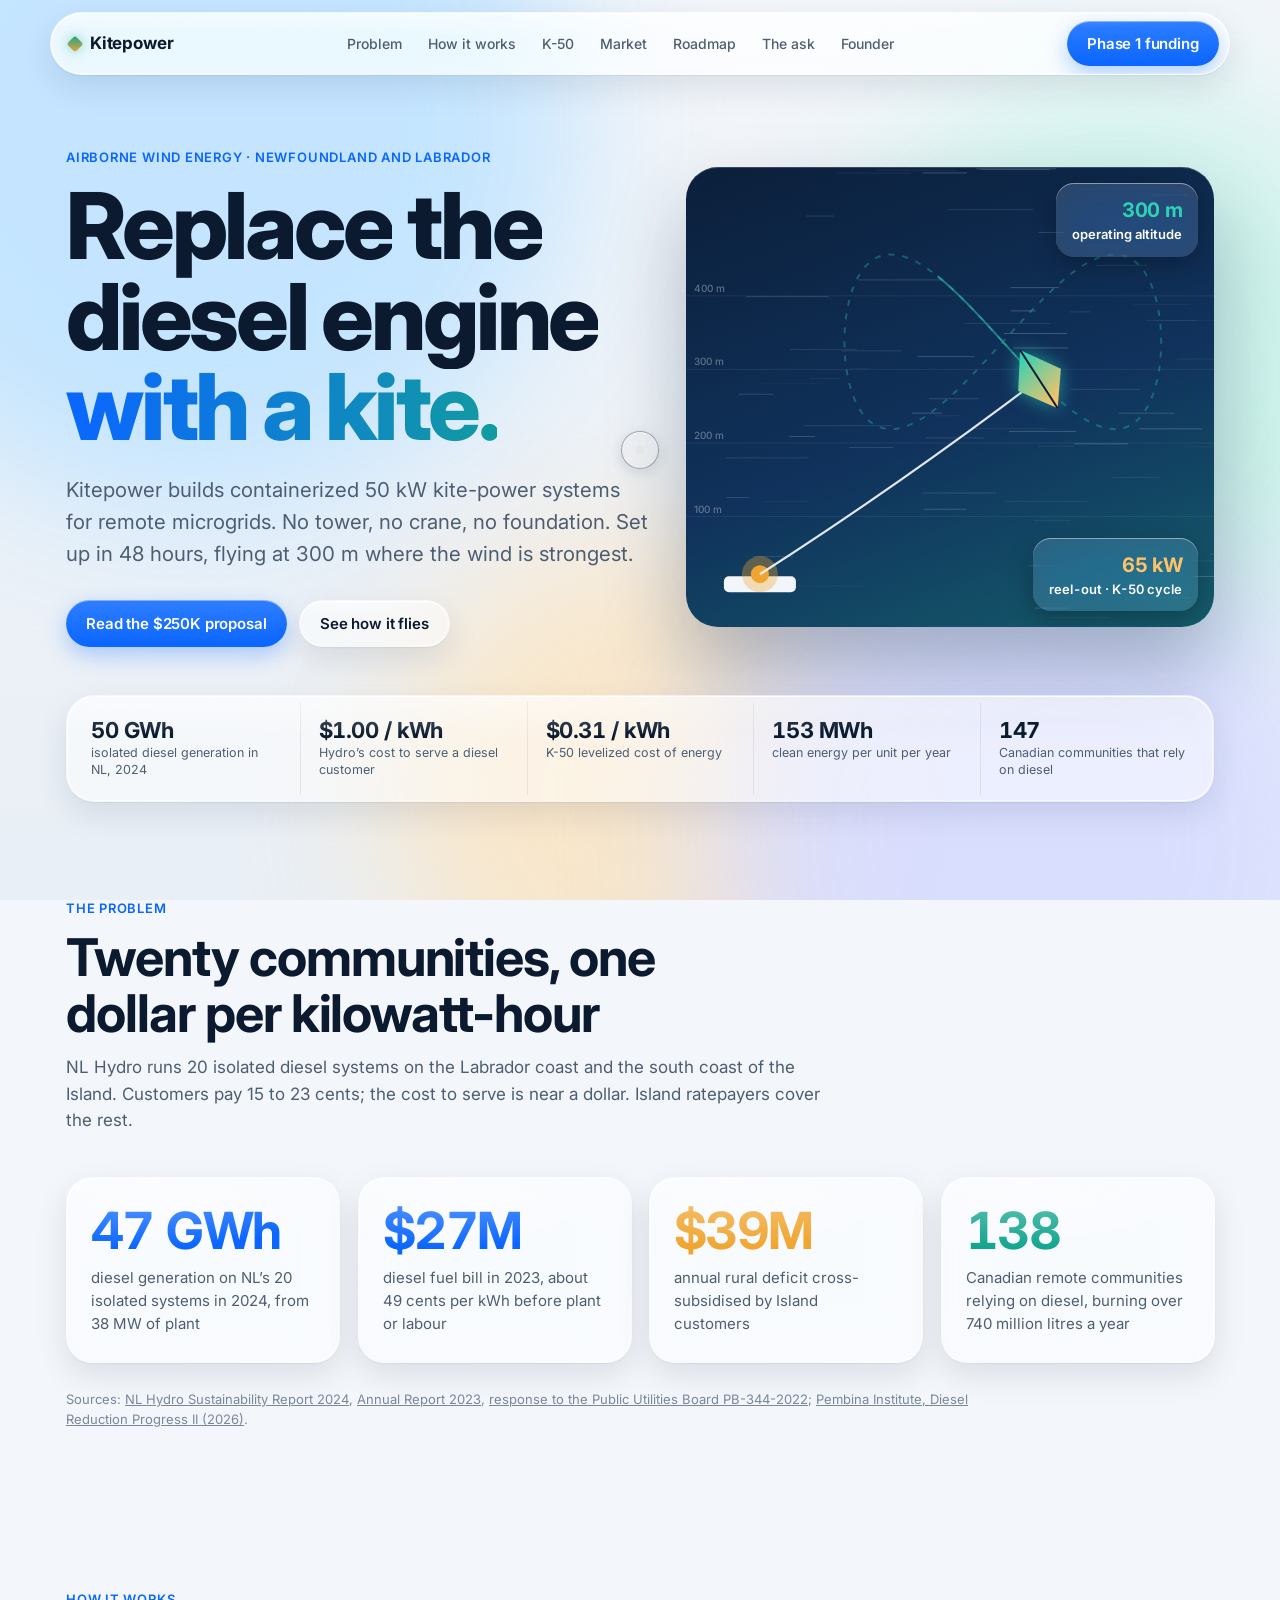
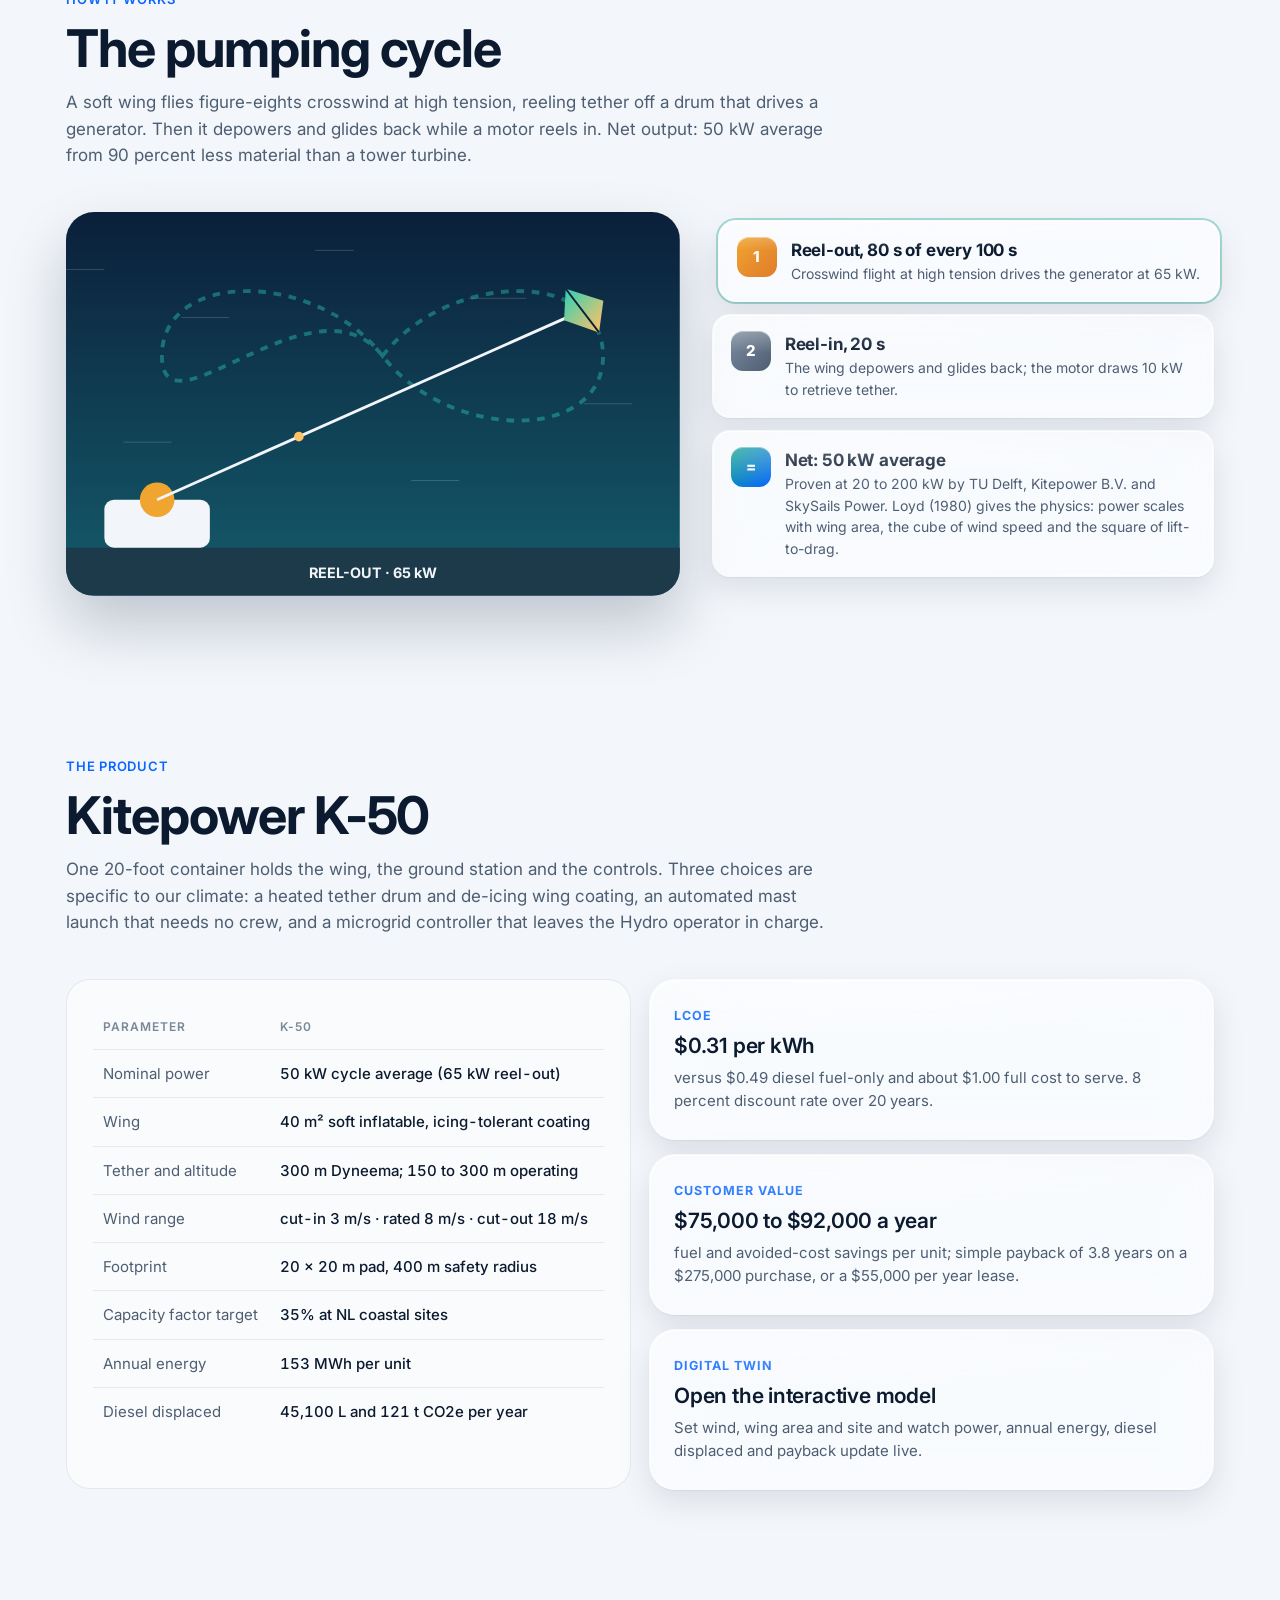
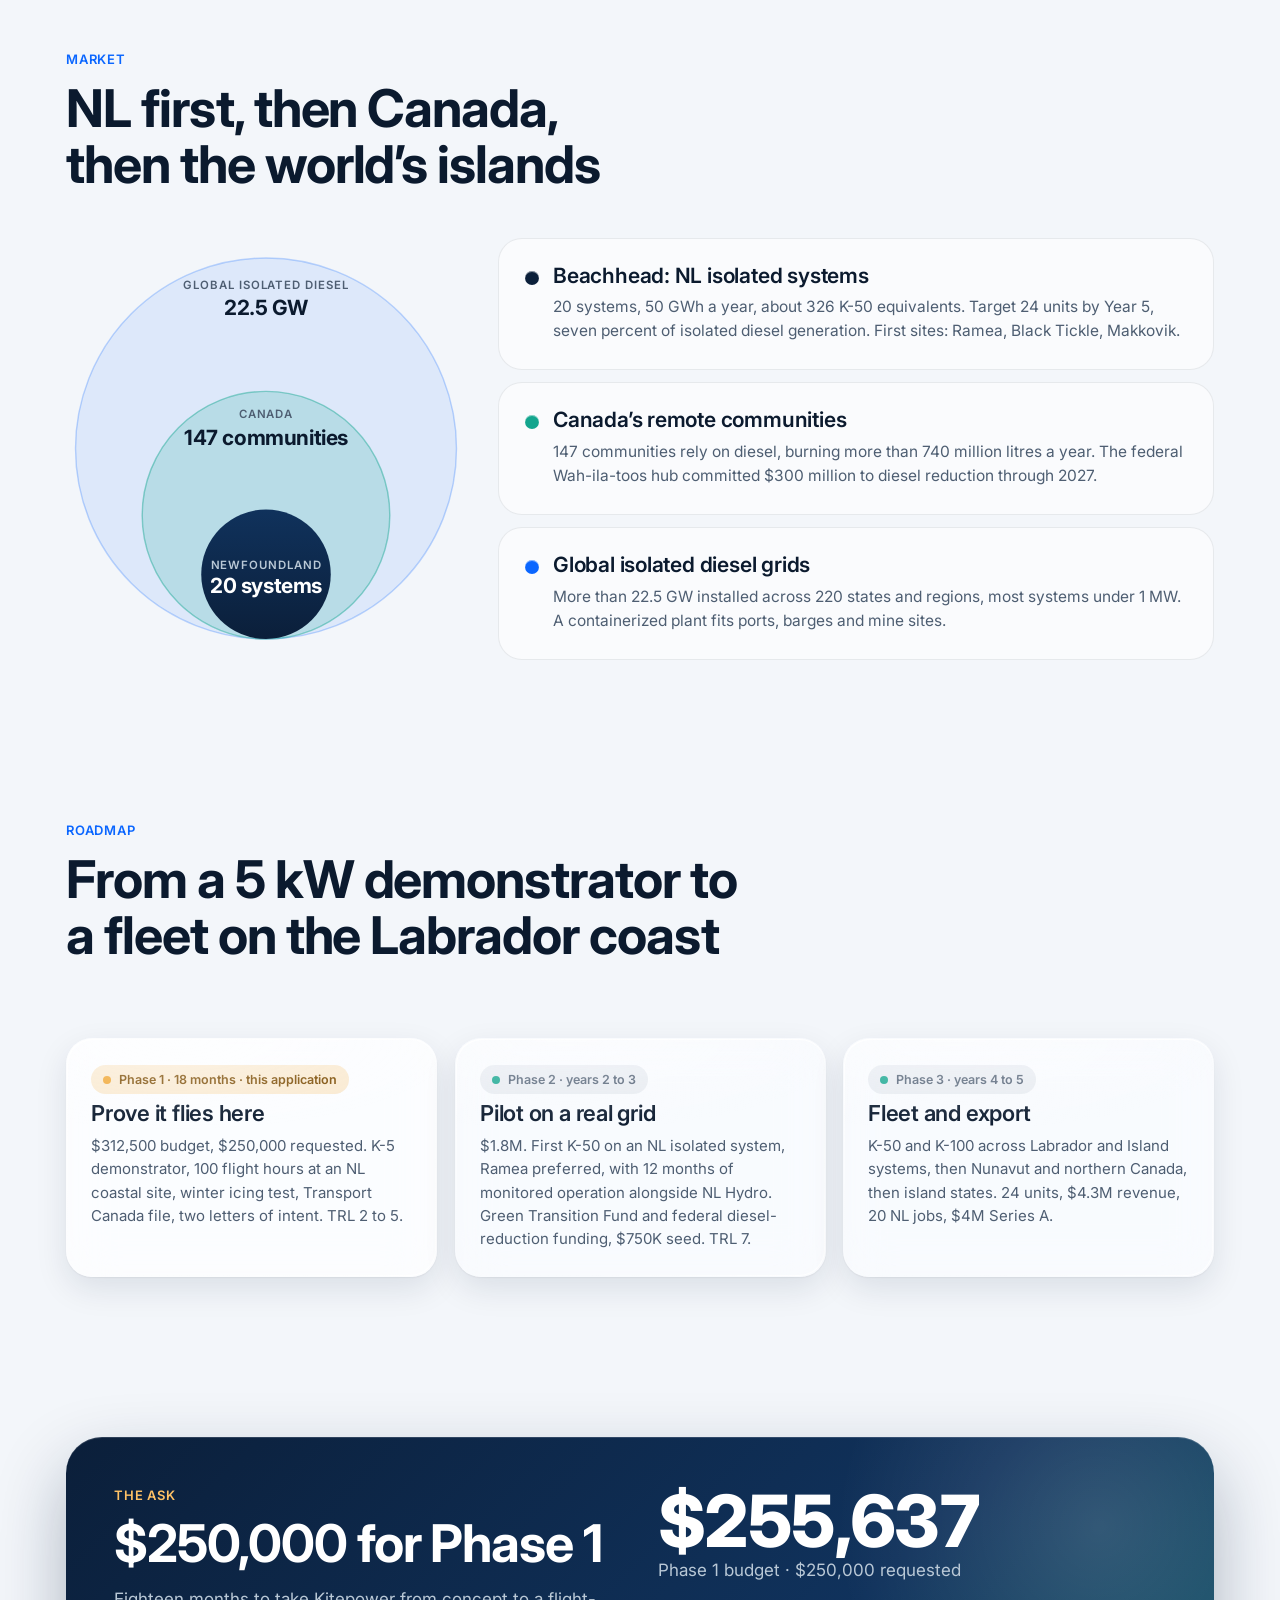
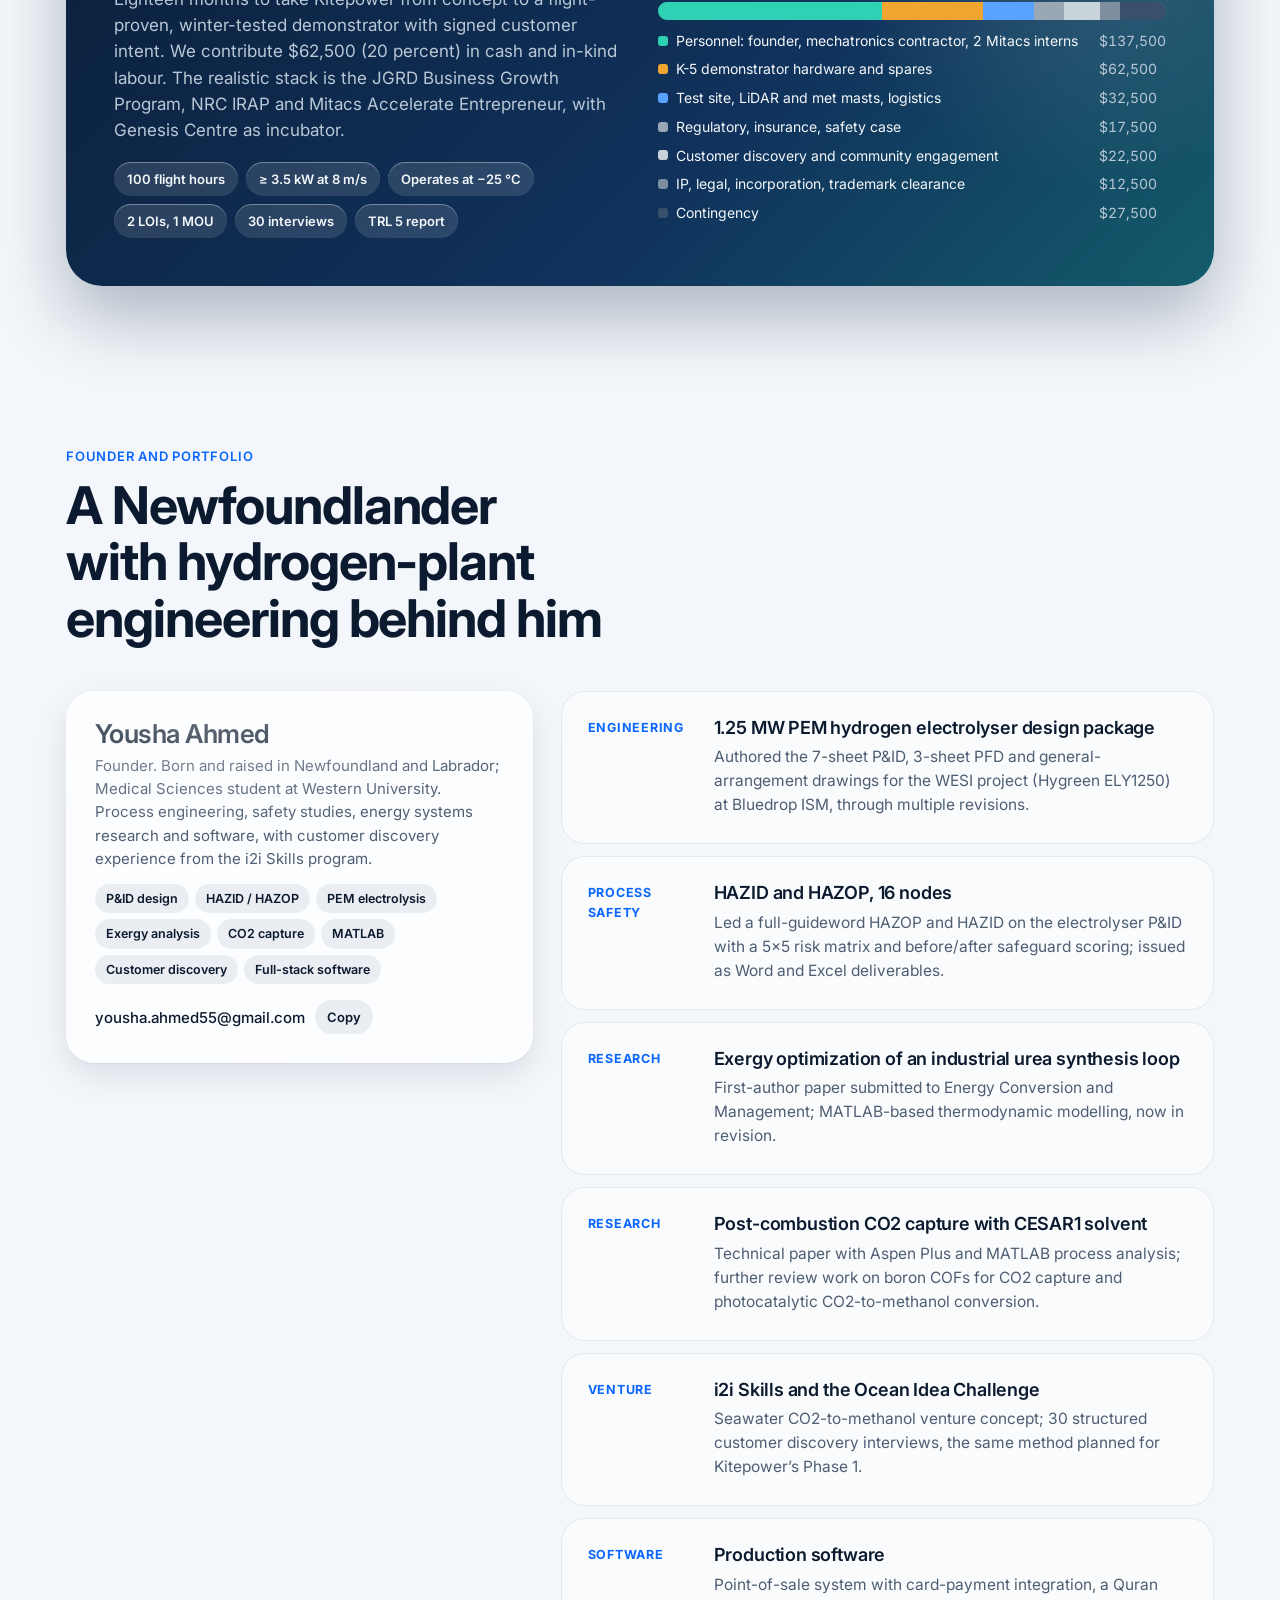
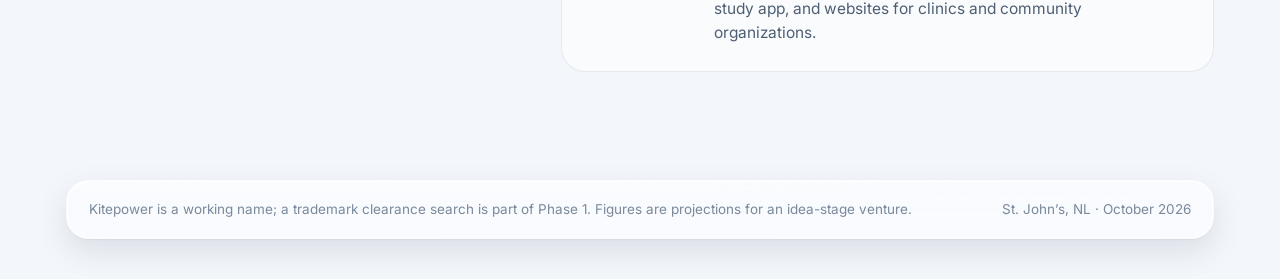
<file: index.html>
<!doctype html><html><head><meta charset=utf8><meta name=viewport content="width=device-width,initial-scale=1,viewport-fit=cover"><style>:root{color-scheme:light;box-sizing:border-box;padding-top:env(safe-area-inset-top,0px);padding-bottom:env(safe-area-inset-bottom,0px)}html{scroll-padding-top:env(safe-area-inset-top,0px)}body{margin:0;padding:0;font:14px -apple-system,BlinkMacSystemFont,sans-serif;background:#fff;color:#000}img{max-width:100%}[hidden]:not([hidden=until-found i]){display:none!important}</style></head><body>
<title>Kitepower</title>
<meta name="claude:viewport-fit-sides" content="cover">
<link rel="stylesheet" href="https://fonts.googleapis.com/css2?family=Inter:wght@400;500;600;700;800&display=swap">
<style>
/* Layout: a solid, softly lit content layer (ocean-light gradient field + drifting light orbs + the kite scene) with a separate floating glass layer
   for navigation, controls and KPI tiles, following Apple's Liquid Glass guidance: glass for controls and navigation, never for body copy.
   Motion: one orchestrated page-load sequence in the hero, pointer-tracked specular highlights on glass, scroll-linked reveals, drawn connectors. */
:root{
  --bg:#F3F6FA; --bg2:#E9EFF6; --ink:#0B1A2E; --ink2:#4E5E72; --ink3:#7A889A; --line:rgba(11,26,46,.08);
  --blue:#0A66FF; --teal:#13A58E; --amber:#F0A530; --navy:#0B1F3A;
  --glass:rgba(255,255,255,.50); --glass-strong:rgba(255,255,255,.72); --glass-edge:rgba(255,255,255,.9); --glass-shadow:0 12px 32px rgba(11,31,58,.10), 0 1px 2px rgba(11,31,58,.06);
  --spec:rgba(255,255,255,.55);
  --orb1:#BFE3FF; --orb2:#C9F3EA; --orb3:#FFE3B8; --orb4:#D7DCFF;
  --onnavy:#F4F7FA; --onnavy2:#B9C8D6;
  --font:'Inter', -apple-system, 'SF Pro Text', 'Segoe UI', Helvetica, Arial, sans-serif;
  --ease:cubic-bezier(.2,.8,.2,1);
}
@media (prefers-color-scheme: dark){:root:not([data-theme="light"]){--bg:#070D17;--bg2:#0B1424;--ink:#F2F5F9;--ink2:#AEBBCB;--ink3:#7E8CA0;--line:rgba(255,255,255,.08);--blue:#5AA2FF;--teal:#2FD1B5;--amber:#FFC266;--glass:rgba(22,34,52,.46);--glass-strong:rgba(22,34,52,.70);--glass-edge:rgba(255,255,255,.22);--glass-shadow:0 14px 40px rgba(0,0,0,.45), 0 1px 2px rgba(0,0,0,.4);--spec:rgba(255,255,255,.14);--orb1:#163B6E;--orb2:#0E4A44;--orb3:#4A3A14;--orb4:#2A2D6E;color-scheme:dark}}
:root[data-theme="dark"]{--bg:#070D17;--bg2:#0B1424;--ink:#F2F5F9;--ink2:#AEBBCB;--ink3:#7E8CA0;--line:rgba(255,255,255,.08);--blue:#5AA2FF;--teal:#2FD1B5;--amber:#FFC266;--glass:rgba(22,34,52,.46);--glass-strong:rgba(22,34,52,.70);--glass-edge:rgba(255,255,255,.22);--glass-shadow:0 14px 40px rgba(0,0,0,.45), 0 1px 2px rgba(0,0,0,.4);--spec:rgba(255,255,255,.14);--orb1:#163B6E;--orb2:#0E4A44;--orb3:#4A3A14;--orb4:#2A2D6E;color-scheme:dark}
*{box-sizing:border-box}
html{scroll-behavior:smooth}
body{background:var(--bg);color:var(--ink);font-family:var(--font);font-size:17px;line-height:1.55;overflow-x:hidden;-webkit-font-smoothing:antialiased;position:relative}
/* content-layer light field */
.field{position:fixed;inset:0;z-index:0;overflow:hidden;pointer-events:none;background:linear-gradient(180deg,var(--bg) 0%,var(--bg2) 100%)}
.field i{position:absolute;border-radius:50%;filter:blur(70px);opacity:.9;will-change:transform}
.field .o1{width:60vw;height:60vw;left:-15vw;top:-20vw;background:var(--orb1);animation:drift1 26s ease-in-out infinite alternate}
.field .o2{width:45vw;height:45vw;right:-10vw;top:10vh;background:var(--orb2);animation:drift2 32s ease-in-out infinite alternate}
.field .o3{width:40vw;height:40vw;left:30vw;top:60vh;background:var(--orb3);opacity:.7;animation:drift3 38s ease-in-out infinite alternate}
.field .o4{width:50vw;height:50vw;right:-5vw;bottom:-20vw;background:var(--orb4);animation:drift1 30s ease-in-out infinite alternate-reverse}
@keyframes drift1{to{transform:translate(8vw,6vh) scale(1.08)}}
@keyframes drift2{to{transform:translate(-10vw,10vh) scale(.95)}}
@keyframes drift3{to{transform:translate(-6vw,-8vh) scale(1.1)}}
.page{position:relative;z-index:1}
.in{max-width:1180px;margin:0 auto;padding-left:max(16px,env(safe-area-inset-left,0px));padding-right:max(16px,env(safe-area-inset-right,0px))}
h1,h2,h3{line-height:1.08;text-wrap:balance;margin:0;letter-spacing:-0.02em}
h2{font-size:clamp(32px,4.2vw,52px);font-weight:700}
h3{font-size:21px;font-weight:600;letter-spacing:-0.01em}
p{margin:0}
.eyebrow{font-size:13px;letter-spacing:.06em;text-transform:uppercase;font-weight:600;color:var(--blue)}
a{color:var(--blue)}
.muted{color:var(--ink2)}
/* glass material */
.glass{background:var(--glass);-webkit-backdrop-filter:blur(24px) saturate(180%);backdrop-filter:blur(24px) saturate(180%);border:1px solid transparent;position:relative;box-shadow:var(--glass-shadow),inset 0 1px 0 var(--glass-edge),inset 0 -1px 0 rgba(255,255,255,.08);--mx:30%;--my:0%}
.glass::before{content:"";position:absolute;inset:0;border-radius:inherit;padding:1px;background:linear-gradient(135deg,var(--glass-edge) 0%,rgba(255,255,255,.08) 35%,rgba(255,255,255,0) 60%,var(--glass-edge) 100%);-webkit-mask:linear-gradient(#000 0 0) content-box,linear-gradient(#000 0 0);mask:linear-gradient(#000 0 0) content-box,linear-gradient(#000 0 0);-webkit-mask-composite:xor;mask-composite:exclude;pointer-events:none}
.glass::after{content:"";position:absolute;inset:0;border-radius:inherit;background:radial-gradient(140% 70% at var(--mx) var(--my),var(--spec),rgba(255,255,255,0) 55%);pointer-events:none;transition:opacity .4s;opacity:.8}
.glass.strong{background:var(--glass-strong)}
@media (prefers-reduced-transparency:reduce){.glass{background:var(--glass-strong);-webkit-backdrop-filter:none;backdrop-filter:none}}
/* floating nav */
.navwrap{position:sticky;top:calc(env(safe-area-inset-top,0px) + 12px);z-index:20;padding-left:max(16px,env(safe-area-inset-left,0px));padding-right:max(16px,env(safe-area-inset-right,0px))}
body::before{content:"";position:fixed;inset:0 0 auto;height:env(safe-area-inset-top,0px);z-index:10;background:var(--bg)}
nav{max-width:1180px;margin:0 auto;border-radius:999px;display:flex;align-items:center;justify-content:space-between;gap:12px;padding:8px 10px 8px 18px;transition:max-width .6s var(--ease),padding .4s var(--ease);overflow:hidden}
nav.compact{max-width:980px;padding:6px 8px 6px 16px}
nav .prog{position:absolute;left:0;bottom:0;height:2px;width:0;background:linear-gradient(90deg,var(--blue),var(--teal));transition:width .1s linear}
.logo{font-weight:700;font-size:17px;letter-spacing:-0.01em;display:flex;align-items:center;gap:9px;color:var(--ink);text-decoration:none}
.logo i{width:12px;height:12px;background:linear-gradient(135deg,var(--teal),var(--amber));transform:rotate(45deg);border-radius:3px;box-shadow:0 0 12px rgba(19,165,142,.5)}
nav ul{list-style:none;margin:0;padding:0;display:flex;gap:2px;font-size:14px;font-weight:500}
nav ul a{color:var(--ink2);text-decoration:none;padding:7px 12px;border-radius:999px;transition:background .25s,color .25s}
nav ul a:hover,nav ul a:focus-visible,nav ul a.on{background:rgba(127,143,160,.16);color:var(--ink)}
@media (max-width:900px){nav ul{display:none}}
.btn{display:inline-flex;align-items:center;gap:8px;padding:11px 20px;border-radius:999px;font-weight:600;text-decoration:none;font-size:15px;transition:transform .3s var(--ease),box-shadow .3s;letter-spacing:-0.01em;will-change:transform}
.btn:hover{transform:translateY(-1px) scale(1.02)}
.btn:active{transform:scale(.97)}
.btn.primary{background:linear-gradient(180deg,#2E7DFF,var(--blue));color:#fff;box-shadow:0 8px 22px rgba(10,102,255,.3),inset 0 1px 0 rgba(255,255,255,.4)}
.btn.glassy{color:var(--ink)}
.btn:focus-visible,a:focus-visible,button:focus-visible{outline:2px solid var(--blue);outline-offset:3px}
/* hero */
.hero .hg{display:grid;grid-template-columns:1.05fr .95fr;gap:36px;align-items:center;padding-block:84px 40px;min-height:600px;position:relative}
.hero h1{font-size:clamp(46px,7.2vw,100px);font-weight:800;letter-spacing:-0.035em;line-height:.98;margin-top:14px}
.hero h1 .w{display:inline-block;overflow:hidden;vertical-align:bottom;padding-bottom:.08em;margin-bottom:-.08em}
.hero h1 .w span{display:inline-block;transform:translateY(110%);animation:rise .9s var(--ease) forwards}
.hero h1 .grad{background:linear-gradient(90deg,var(--blue),var(--teal) 60%,var(--amber));background-size:200% 100%;-webkit-background-clip:text;background-clip:text;color:transparent;animation:rise .9s var(--ease) forwards, shimmer 6s linear 1.2s infinite}
@keyframes rise{to{transform:translateY(0)}}
@keyframes shimmer{to{background-position:200% 0}}
.hero .lede{font-size:clamp(17px,1.6vw,21px);color:var(--ink2);max-width:33em;margin-top:22px}
.hero .cta{display:flex;gap:12px;flex-wrap:wrap;margin-top:30px}
.load{opacity:0;transform:translateY(16px);animation:fadeup .9s var(--ease) forwards}
@keyframes fadeup{to{opacity:1;transform:none}}
.d1{animation-delay:.1s}.d2{animation-delay:.25s}.d3{animation-delay:.4s}.d4{animation-delay:.55s}.d5{animation-delay:.7s}.d6{animation-delay:.85s}
.scene{position:relative;height:460px;border-radius:32px;overflow:hidden;background:linear-gradient(160deg,#0B1F3A 0%,#10325C 55%,#145C6B 100%);box-shadow:0 40px 80px rgba(11,31,58,.28),inset 0 1px 0 rgba(255,255,255,.18);min-width:0;opacity:0;transform:scale(.96) translateY(20px);animation:scenein 1.2s var(--ease) .3s forwards}
@keyframes scenein{to{opacity:1;transform:none}}
.scene canvas{width:100%;height:100%;display:block}
.scene .chip{position:absolute;border-radius:18px;padding:12px 16px;color:#fff;font-size:13px;font-weight:600;background:rgba(255,255,255,.14);-webkit-backdrop-filter:blur(18px) saturate(160%);backdrop-filter:blur(18px) saturate(160%);box-shadow:inset 0 1px 0 rgba(255,255,255,.45),0 8px 24px rgba(0,0,0,.25);font-variant-numeric:tabular-nums;line-height:1.5;transition:transform .5s var(--ease)}
.scene .chip b{color:#FFC266;font-size:20px;display:block;letter-spacing:-0.02em}
.scene .c1{right:16px;bottom:16px;text-align:right}
.scene .c2{right:16px;top:16px;text-align:right}
section{scroll-margin-top:96px}
.scene .c2 b{color:#2FD1B5}
@media (max-width:860px){.hero .hg{grid-template-columns:1fr;min-height:0;padding-block:40px 28px}.scene{height:330px;order:-1}}
.stripwrap{padding-block:8px 16px}
.strip{border-radius:28px;display:grid;grid-template-columns:repeat(5,1fr);padding:6px}
.strip div{padding:16px 18px;min-width:0;border-left:1px solid var(--line);display:flex;flex-direction:column;gap:2px}
.strip div:first-child{border-left:0}
.strip b{font-size:22px;font-weight:700;letter-spacing:-0.02em;color:var(--ink);font-variant-numeric:tabular-nums;line-height:1.15}
.strip small{font-size:12.5px;color:var(--ink2);line-height:1.35}
@media (max-width:980px){.strip{grid-template-columns:repeat(3,1fr)}.strip div:nth-child(4){border-left:0}.strip div:nth-child(4),.strip div:nth-child(5){border-top:1px solid var(--line)}}
@media (max-width:560px){.strip{grid-template-columns:repeat(2,1fr)}.strip div{border-left:0;border-top:1px solid var(--line)}.strip div:nth-child(-n+2){border-top:0}.strip div:nth-child(even){border-left:1px solid var(--line)}}
/* sections */
section{padding-block:80px}
.head{display:grid;gap:12px;max-width:760px;margin-bottom:44px}
.grid{display:grid;gap:18px}
.g2{grid-template-columns:repeat(2,1fr)}.g3{grid-template-columns:repeat(3,1fr)}.g4{grid-template-columns:repeat(4,1fr)}
@media (max-width:900px){.g3,.g4{grid-template-columns:repeat(2,1fr)}}
@media (max-width:560px){.g2,.g3,.g4{grid-template-columns:1fr}}
.tile{border-radius:26px;padding:26px 24px;min-width:0;transition:transform .45s var(--ease),box-shadow .45s;will-change:transform}
.tile:hover{transform:translateY(-4px)}
.tile .n{font-size:clamp(36px,4vw,54px);font-weight:700;letter-spacing:-0.03em;font-variant-numeric:tabular-nums;line-height:1.05}
.tile p{color:var(--ink2);font-size:15px;margin-top:8px}
.tile .n.a{color:var(--amber)}.tile .n.t{color:var(--teal)}.tile .n.b{color:var(--blue)}
.card{border-radius:24px;padding:26px;min-width:0;background:rgba(255,255,255,.55);border:1px solid var(--line);transition:transform .45s var(--ease)}
.card:hover{transform:translateY(-2px)}
@media (prefers-color-scheme: dark){:root:not([data-theme="light"]) .card{background:rgba(255,255,255,.04)}}
:root[data-theme="dark"] .card{background:rgba(255,255,255,.04)}
.card h3{margin-bottom:8px}
.card p{color:var(--ink2);font-size:15.5px}
.num{color:var(--blue);font-weight:700;font-size:12.5px;letter-spacing:.08em;text-transform:uppercase;margin-bottom:10px}
.reveal{opacity:1;transform:none;transition:opacity .9s var(--ease),transform .9s var(--ease)}
.reveal.pre{opacity:0;transform:translateY(28px) scale(.985)}
.stagger>*{transition-delay:calc(var(--i,0) * 90ms)}
@media (prefers-reduced-motion:reduce){.reveal.pre{opacity:1;transform:none}.field i{animation:none}.btn:hover,.tile:hover,.card:hover{transform:none}.load,.scene,.hero h1 .w span,.hero h1 .grad{animation:none;opacity:1;transform:none}.hero h1 .grad{color:transparent}}
/* cycle */
.cycle{display:grid;grid-template-columns:1.1fr .9fr;gap:32px;align-items:center}
@media (max-width:860px){.cycle{grid-template-columns:1fr}}
.cycle .scene2{border-radius:28px;overflow:hidden;min-width:0;box-shadow:0 30px 60px rgba(11,31,58,.22)}
.cycle svg{width:100%;height:auto;display:block}
.phase{display:flex;gap:14px;padding:16px 18px;border-radius:18px;margin-bottom:12px;transition:transform .4s var(--ease),box-shadow .4s}
.phase.live{transform:translateX(6px);box-shadow:var(--glass-shadow),inset 0 1px 0 var(--glass-edge),0 0 0 2px rgba(19,165,142,.35)}
.phase b{display:block;letter-spacing:-0.01em}
.phase small{display:block;color:var(--ink2);font-size:14px}
.phase .ic{width:40px;height:40px;border-radius:12px;flex:none;display:grid;place-items:center;font-weight:800;color:#fff;font-size:15px;box-shadow:inset 0 1px 0 rgba(255,255,255,.4)}
/* table */
table{width:100%;border-collapse:collapse;font-size:15px}
td,th{padding:12px 10px;border-bottom:1px solid var(--line);text-align:left;vertical-align:top}
tr:last-child td{border-bottom:0}
th{font-size:12px;letter-spacing:.08em;text-transform:uppercase;color:var(--ink3);font-weight:600}
td:first-child{color:var(--ink2)}
td:last-child{font-variant-numeric:tabular-nums;font-weight:500}
.tbl{overflow-x:auto}
/* market */
.market{display:grid;grid-template-columns:400px 1fr;gap:32px;align-items:center}
@media (max-width:860px){.market{grid-template-columns:1fr}}
.ring{max-width:100%;width:100%}
.ring svg{width:100%;height:auto;display:block;overflow:visible}
.ring g{transform-origin:210px 420px;transform-box:view-box;transition:transform 1.1s var(--ease)}
.ring g:nth-child(2){transition-delay:.15s}.ring g:nth-child(3){transition-delay:.3s}
.ring.pre g{transform:scale(.55)}
.ring text{font-family:var(--font)}
.ring .lab{font-size:12px;font-weight:600;letter-spacing:.08em;text-transform:uppercase;fill:var(--ink2)}
.ring .val{font-size:22px;font-weight:700;letter-spacing:-0.02em;fill:var(--ink)}
.ring .c1{fill:rgba(10,102,255,.09);stroke:rgba(10,102,255,.25)}
.ring .c2{fill:rgba(19,165,142,.18);stroke:rgba(19,165,142,.45)}
.mk{display:grid;gap:12px}
.mk .card{display:grid;grid-template-columns:auto 1fr;gap:14px;align-items:start}
.dot{width:14px;height:14px;border-radius:50%;margin-top:6px;box-shadow:inset 0 1px 0 rgba(255,255,255,.5)}
/* roadmap */
.roadwrap{position:relative}
.road{display:grid;grid-template-columns:repeat(3,1fr);gap:18px;position:relative}
.road .tile{display:flex;flex-direction:column;gap:8px}
.road .tile h3{font-size:22px}
.road .tile p{font-size:15px;margin-top:0}
.roadline{position:absolute;left:0;right:0;top:-26px;height:14px;pointer-events:none}
.roadline svg{width:100%;height:14px;display:block;overflow:visible}
.roadline path{stroke:var(--teal);stroke-width:2;fill:none;stroke-dasharray:2000;stroke-dashoffset:2000;transition:stroke-dashoffset 2.2s var(--ease)}
.roadline.go path{stroke-dashoffset:0}
.roadline circle{fill:var(--amber);opacity:0;transition:opacity .4s .4s}
.roadline.go circle{opacity:1}
.pill{display:inline-flex;align-items:center;gap:8px;border-radius:999px;padding:5px 12px;font-size:12.5px;font-weight:600;color:var(--ink2);background:rgba(127,143,160,.14);width:max-content;max-width:100%}
.pill i{width:8px;height:8px;border-radius:50%;background:var(--teal)}
.pill.now{color:#7A4A00;background:rgba(240,165,48,.22)}.pill.now i{background:var(--amber);box-shadow:0 0 0 0 rgba(240,165,48,.6);animation:pulse 2s infinite}
@keyframes pulse{70%{box-shadow:0 0 0 8px rgba(240,165,48,0)}100%{box-shadow:0 0 0 0 rgba(240,165,48,0)}}
@media (prefers-color-scheme: dark){:root:not([data-theme="light"]) .pill.now{color:#FFD79A}}
:root[data-theme="dark"] .pill.now{color:#FFD79A}
@media (max-width:860px){.road{grid-template-columns:1fr}.roadline{display:none}}
/* ask */
.askwrap{border-radius:36px;padding:48px;color:var(--onnavy);background:linear-gradient(135deg,#0B1F3A 0%,#10325C 60%,#145C6B 100%);box-shadow:0 30px 70px rgba(11,31,58,.3),inset 0 1px 0 rgba(255,255,255,.14);position:relative;overflow:hidden}
.askwrap::before{content:"";position:absolute;width:60%;height:120%;right:-20%;top:-40%;background:radial-gradient(circle,rgba(255,255,255,.14),rgba(255,255,255,0) 60%);pointer-events:none}
.ask{display:grid;grid-template-columns:1fr 1fr;gap:36px;align-items:start;position:relative}
@media (max-width:860px){.ask{grid-template-columns:1fr}.askwrap{padding:28px 20px}}
.askwrap .eyebrow{color:#FFC266}
.askwrap .muted{color:var(--onnavy2)}
.bar{display:flex;height:18px;border-radius:999px;overflow:hidden;margin:18px 0 10px;box-shadow:inset 0 1px 0 rgba(255,255,255,.3);background:rgba(255,255,255,.08)}
.bar i{display:block;height:100%;transform-origin:left;transform:scaleX(0);transition:transform 1.2s var(--ease)}
.bar.go i{transform:scaleX(1)}
.legend{display:grid;grid-template-columns:1fr auto;gap:7px 14px;font-size:14px;color:var(--onnavy)}
.legend span:nth-child(odd){display:flex;align-items:center;gap:8px}
.legend span:nth-child(even){font-variant-numeric:tabular-nums;color:var(--onnavy2)}
.legend i{width:10px;height:10px;display:inline-block;border-radius:3px;flex:none}
.big{font-size:clamp(44px,6vw,72px);font-weight:800;letter-spacing:-0.035em;color:#fff;line-height:1;font-variant-numeric:tabular-nums}
.kpi{display:flex;flex-wrap:wrap;gap:8px;margin-top:18px}
.kpi span{border-radius:999px;padding:7px 13px;font-size:13px;font-weight:600;background:rgba(255,255,255,.12);-webkit-backdrop-filter:blur(10px);backdrop-filter:blur(10px);box-shadow:inset 0 1px 0 rgba(255,255,255,.35)}
/* portfolio */
.port{display:grid;grid-template-columns:1fr 1.4fr;gap:28px;align-items:start}
@media (max-width:860px){.port{grid-template-columns:1fr}}
.me{border-radius:28px;padding:28px;position:sticky;top:96px}
.me h3{font-size:26px;margin-bottom:6px;letter-spacing:-0.02em}
.me p{color:var(--ink2);font-size:15px}
.me .tags{display:flex;flex-wrap:wrap;gap:6px;margin-top:14px}
.me .tags span{background:rgba(127,143,160,.14);padding:5px 11px;border-radius:999px;font-size:12.5px;font-weight:600;color:var(--ink)}
.work{display:grid;gap:12px}
.work .card{display:grid;grid-template-columns:110px 1fr;gap:16px}
.work .card b{font-size:12.5px;letter-spacing:.06em;text-transform:uppercase;color:var(--blue)}
.work .card h3{font-size:18px}
@media (max-width:560px){.work .card{grid-template-columns:1fr;gap:6px}}
.copybtn{border-radius:999px;padding:7px 12px;font:inherit;font-size:13px;font-weight:600;cursor:pointer;color:var(--ink);border:0;background:rgba(127,143,160,.14)}
footer{padding-block:28px 44px;font-size:13.5px;color:var(--ink3)}
footer .in>div{border-radius:22px;padding:18px 22px;display:flex;justify-content:space-between;gap:16px;flex-wrap:wrap}
.sources{font-size:13px;color:var(--ink3);margin-top:26px;max-width:70em}
.sources a{color:var(--ink3)}

/* custom cursor: exact dot + lagging glass lens ring; only on fine pointers, native cursor kept on touch */
.cur{position:fixed;left:0;top:0;z-index:9999;pointer-events:none;opacity:0;transition:opacity .3s}
body.cc .cur{opacity:1}
.cur.hidden{opacity:0}
.cur-dot{position:fixed;left:0;top:0;width:8px;height:8px;border-radius:50%;background:#fff;mix-blend-mode:difference;transform:translate(-50%,-50%);transition:width .25s var(--ease),height .25s var(--ease),opacity .25s}
.cur-ring{position:fixed;left:0;top:0;width:38px;height:38px;border-radius:50%;border:1.5px solid rgba(11,26,46,.35);background:rgba(255,255,255,.10);-webkit-backdrop-filter:blur(6px) saturate(170%);backdrop-filter:blur(6px) saturate(170%);box-shadow:inset 0 1px 0 rgba(255,255,255,.6),0 4px 14px rgba(11,31,58,.12);transform:translate(-50%,-50%);display:grid;place-items:center;transition:width .35s var(--ease),height .35s var(--ease),background .35s,border-color .35s,box-shadow .35s}
.cur-label{font:600 11px/1 var(--font);letter-spacing:.06em;text-transform:uppercase;color:#fff;opacity:0;transform:scale(.6);transition:opacity .25s,transform .35s var(--ease);white-space:nowrap;text-align:center}
.cur.hover .cur-ring{width:60px;height:60px;border-color:var(--blue);background:rgba(10,102,255,.14)}
.cur.label .cur-ring{width:84px;height:84px;border-color:transparent;background:linear-gradient(180deg,rgba(46,125,255,.92),rgba(10,102,255,.92));box-shadow:0 10px 28px rgba(10,102,255,.35),inset 0 1px 0 rgba(255,255,255,.4)}
.cur.label .cur-label{opacity:1;transform:none}
.cur.label .cur-dot{opacity:0}
.cur.live .cur-ring{width:96px;height:96px;border-color:rgba(255,255,255,.5);background:rgba(11,31,58,.35)}
.cur.live .cur-label{opacity:1;transform:none;color:#FFC266}
@media (prefers-color-scheme: dark){:root:not([data-theme="light"]) .cur-ring{border-color:rgba(255,255,255,.4);background:rgba(255,255,255,.06)}}
:root[data-theme="dark"] .cur-ring{border-color:rgba(255,255,255,.4);background:rgba(255,255,255,.06)}
@media (hover:hover) and (pointer:fine){body.cc,body.cc *{cursor:none!important}}
@media (prefers-reduced-motion:reduce){.cur-ring,.cur-dot,.cur-label{transition:none}}
.mag{will-change:transform;transition:transform .35s var(--ease)}
</style>

<div class="cur" id="cur" aria-hidden="true"><div class="cur-ring" id="curRing"><span class="cur-label" id="curLabel"></span></div><div class="cur-dot" id="curDot"></div></div>
<div class="field" aria-hidden="true"><i class="o1"></i><i class="o2"></i><i class="o3"></i><i class="o4"></i></div>
<div class="page">
<div class="navwrap"><nav class="glass strong load d1" id="nav">
<a class="logo" href="#top"><i></i>Kitepower</a>
<ul id="menu"><li><a href="#problem">Problem</a></li><li><a href="#how">How it works</a></li><li><a href="#k50">K-50</a></li><li><a href="#market">Market</a></li><li><a href="#roadmap">Roadmap</a></li><li><a href="#ask">The ask</a></li><li><a href="#team">Founder</a></li></ul>
<a class="btn primary mag" href="#ask" data-cursor="Apply">Phase 1 funding</a>
<div class="prog" id="prog"></div>
</nav></div>

<header class="hero" id="top">
<div class="in hg">
<div>
<p class="eyebrow load d2">Airborne wind energy · Newfoundland and Labrador</p>
<h1 aria-label="Replace the diesel engine with a kite."><span class="w"><span style="animation-delay:.25s">Replace</span></span> <span class="w"><span style="animation-delay:.33s">the</span></span> <span class="w"><span style="animation-delay:.41s">diesel</span></span> <span class="w"><span style="animation-delay:.49s">engine</span></span><br><span class="w"><span class="grad" style="animation-delay:.6s">with a kite.</span></span></h1>
<p class="lede load d4">Kitepower builds containerized 50 kW kite-power systems for remote microgrids. No tower, no crane, no foundation. Set up in 48 hours, flying at 300 m where the wind is strongest.</p>
<div class="cta load d5"><a class="btn primary mag" href="#ask" data-cursor="Read">Read the $250K proposal</a><a class="btn glassy glass mag" href="#how" data-cursor="Fly">See how it flies</a></div>
</div>
<div class="scene" aria-hidden="true" id="scene" data-cursor-live="1"><canvas id="sky"></canvas><div class="chip c1" id="chip"><b>65 kW</b>reel-out · K-50 cycle</div><div class="chip c2"><b>300 m</b>operating altitude</div></div>
</div>
<div class="in stripwrap load d6"><div class="strip glass" role="list" aria-label="Key figures">
<div role="listitem"><b>50 GWh</b><small>isolated diesel generation in NL, 2024</small></div>
<div role="listitem"><b>$1.00 / kWh</b><small>Hydro’s cost to serve a diesel customer</small></div>
<div role="listitem"><b>$0.31 / kWh</b><small>K-50 levelized cost of energy</small></div>
<div role="listitem"><b>153 MWh</b><small>clean energy per unit per year</small></div>
<div role="listitem"><b>147</b><small>Canadian communities that rely on diesel</small></div>
</div></div>
</header>

<section id="problem"><div class="in">
<div class="head reveal"><p class="eyebrow">The problem</p><h2>Twenty communities, one dollar per kilowatt-hour</h2><p class="muted">NL Hydro runs 20 isolated diesel systems on the Labrador coast and the south coast of the Island. Customers pay 15 to 23 cents; the cost to serve is near a dollar. Island ratepayers cover the rest.</p></div>
<div class="grid g4 stagger">
<div class="tile glass reveal" style="--i:0"><div class="n b" data-count="50" data-suffix=" GWh">0</div><p>diesel generation on NL’s 20 isolated systems in 2024, from 38 MW of plant</p></div>
<div class="tile glass reveal" style="--i:1"><div class="n b" data-count="29" data-prefix="$" data-suffix="M">0</div><p>diesel fuel bill in 2023, about 49 cents per kWh before plant or labour</p></div>
<div class="tile glass reveal" style="--i:2"><div class="n a" data-count="42" data-prefix="$" data-suffix="M">0</div><p>annual rural deficit cross-subsidised by Island customers</p></div>
<div class="tile glass reveal" style="--i:3"><div class="n t" data-count="147">0</div><p>Canadian remote communities relying on diesel, burning over 740 million litres a year</p></div>
</div>
<p class="sources">Sources: <a href="https://nlhydro.com/wp-content/uploads/2025/07/Sustainability-Report-2024-FINAL.pdf">NL Hydro Sustainability Report 2024</a>, <a href="https://nlhydro.com/wp-content/uploads/2024/01/Annual-Financial-Report-2023-FA-WEB.pdf">Annual Report 2023</a>, <a href="https://nlhydro.com/wp-content/uploads/2022/05/Final-Response-PB-344-2022_Redacted.pdf">response to the Public Utilities Board PB-344-2022</a>; <a href="https://www.pembina.org/sites/default/files/2026-04/Diesel_Reduction_Progress_II.pdf">Pembina Institute, Diesel Reduction Progress II (2026)</a>.</p>
</div></section>

<section id="how"><div class="in">
<div class="head reveal"><p class="eyebrow">How it works</p><h2>The pumping cycle</h2><p class="muted">A soft wing flies figure-eights crosswind at high tension, reeling tether off a drum that drives a generator. Then it depowers and glides back while a motor reels in. Net output: 50 kW average from 90 percent less material than a tower turbine.</p></div>
<div class="cycle">
<div class="scene2 reveal" data-cursor-live="2">
<svg viewBox="0 0 640 400" role="img" aria-label="Animated pumping cycle: a kite reels out from a ground station under power, then reels in">
<defs><linearGradient id="g1" x1="0" y1="0" x2="0" y2="1"><stop offset="0" stop-color="#0B1F3A"/><stop offset="1" stop-color="#145C6B"/></linearGradient><linearGradient id="gk" x1="0" y1="0" x2="1" y2="0"><stop offset="0" stop-color="#2FD1B5"/><stop offset="1" stop-color="#FFC266"/></linearGradient></defs>
<rect width="640" height="400" fill="url(#g1)"/>
<g id="wind" stroke="#F2F5F9" stroke-opacity=".18"><line x1="0" y1="60" x2="40" y2="60"/><line x1="120" y1="110" x2="170" y2="110"/><line x1="260" y1="40" x2="300" y2="40"/><line x1="420" y1="90" x2="480" y2="90"/><line x1="540" y1="200" x2="590" y2="200"/><line x1="60" y1="240" x2="110" y2="240"/><line x1="360" y1="280" x2="410" y2="280"/></g>
<rect y="350" width="640" height="50" fill="#1C3A4A"/>
<rect x="40" y="300" width="110" height="50" rx="10" fill="#F2F5F9"/>
<circle id="drum" cx="95" cy="300" r="18" fill="#F0A530"/>
<path id="fig8" d="M330 150 C 400 60, 560 60, 560 150 S 400 240, 330 150 S 100 240, 100 150 S 260 60, 330 150 Z" fill="none" stroke="#2FD1B5" stroke-opacity=".4" stroke-width="4" stroke-dasharray="8 8"/>
<line id="tether" x1="95" y1="300" x2="330" y2="150" stroke="#F2F5F9" stroke-width="3"/>
<circle id="pulse" r="5" fill="#FFC266"/>
<g id="kite"><path d="M-28 -6 L 10 -22 L 28 6 L -8 20 Z" fill="url(#gk)"/><path d="M-28 -6 L 28 6" stroke="#0B1F3A" stroke-width="2"/></g>
<text id="ph" x="320" y="382" text-anchor="middle" font-family="Inter, Arial" font-size="15" font-weight="700" fill="#F2F5F9">REEL-OUT · 65 kW</text>
</svg>
</div>
<div class="reveal">
<div class="phase glass" id="p1"><div class="ic" style="background:linear-gradient(135deg,#F0A530,#E07B2A)">1</div><div><b>Reel-out, 80 s of every 100 s</b><small>Crosswind flight at high tension drives the generator at 65 kW.</small></div></div>
<div class="phase glass" id="p2"><div class="ic" style="background:linear-gradient(135deg,#7E8CA0,#4E5E72)">2</div><div><b>Reel-in, 20 s</b><small>The wing depowers and glides back; the motor draws 10 kW to retrieve tether.</small></div></div>
<div class="phase glass"><div class="ic" style="background:linear-gradient(135deg,#13A58E,#0A66FF)">=</div><div><b>Net: 50 kW average</b><small>Proven at 20 to 200 kW by TU Delft, Kitepower B.V. and SkySails Power. Loyd (1980) gives the physics: power scales with wing area, the cube of wind speed and the square of lift-to-drag.</small></div></div>
</div>
</div>
</div></section>

<section id="k50"><div class="in">
<div class="head reveal"><p class="eyebrow">The product</p><h2>Kitepower K-50</h2><p class="muted">One 20-foot container holds the wing, the ground station and the controls. Three choices are specific to our climate: a heated tether drum and de-icing wing coating, an automated mast launch that needs no crew, and a microgrid controller that leaves the Hydro operator in charge.</p></div>
<div class="grid g2">
<div class="card tbl reveal"><table>
<tr><th>Parameter</th><th>K-50</th></tr>
<tr><td>Nominal power</td><td>50 kW cycle average (65 kW reel-out)</td></tr>
<tr><td>Wing</td><td>40 m² soft inflatable, icing-tolerant coating</td></tr>
<tr><td>Tether and altitude</td><td>300 m Dyneema; 150 to 300 m operating</td></tr>
<tr><td>Wind range</td><td>cut-in 3 m/s · rated 8 m/s · cut-out 18 m/s</td></tr>
<tr><td>Footprint</td><td>20 × 20 m pad, 400 m safety radius</td></tr>
<tr><td>Capacity factor target</td><td>35% at NL coastal sites</td></tr>
<tr><td>Annual energy</td><td>153 MWh per unit</td></tr>
<tr><td>Diesel displaced</td><td>45,100 L and 121 t CO2e per year</td></tr>
</table></div>
<div class="grid stagger" style="gap:14px">
<div class="tile glass reveal" style="--i:0"><div class="num">LCOE</div><h3>$0.31 per kWh</h3><p>versus $0.49 diesel fuel-only and about $1.00 full cost to serve. 8 percent discount rate over 20 years.</p></div>
<div class="tile glass reveal" style="--i:1"><div class="num">Customer value</div><h3>$75,000 to $92,000 a year</h3><p>fuel and avoided-cost savings per unit; simple payback of 3.8 years on a $275,000 purchase, or a $55,000 per year lease.</p></div>
<a class="tile glass reveal" style="--i:2;text-decoration:none;color:inherit;display:block" href="https://claude.ai/artifact/7T28Yo9QPqWmSGBpkJvZXJ" data-cursor="Open"><div class="num">Digital twin</div><h3>Open the interactive model</h3><p>Set wind, wing area and site and watch power, annual energy, diesel displaced and payback update live.</p></a>
</div>
</div>
</div></section>

<section id="market"><div class="in">
<div class="head reveal"><p class="eyebrow">Market</p><h2>NL first, then Canada, then the world’s islands</h2></div>
<div class="market">
<div class="ring reveal" id="ring"><svg viewBox="0 0 420 440" role="img" aria-label="Nested circles: global isolated diesel capacity 22.5 GW, Canada 147 diesel communities, Newfoundland and Labrador 20 isolated systems">
<defs><linearGradient id="gn" x1="0" y1="0" x2="0" y2="1"><stop offset="0" stop-color="#10325C"/><stop offset="1" stop-color="#0B1F3A"/></linearGradient></defs>
<g><circle class="c1" cx="210" cy="220" r="200" stroke-width="1.5"/><text class="lab" x="210" y="52" text-anchor="middle">Global isolated diesel</text><text class="val" x="210" y="80" text-anchor="middle">22.5 GW</text></g>
<g><circle class="c2" cx="210" cy="290" r="130" stroke-width="1.5"/><text class="lab" x="210" y="188" text-anchor="middle">Canada</text><text class="val" x="210" y="216" text-anchor="middle">147 communities</text></g>
<g><circle cx="210" cy="352" r="68" fill="url(#gn)"/><text class="lab" x="210" y="346" text-anchor="middle" style="fill:#B9C8D6">Newfoundland</text><text class="val" x="210" y="372" text-anchor="middle" style="fill:#fff">20 systems</text></g>
</svg></div>
<div class="mk stagger">
<div class="card reveal" style="--i:0"><div class="dot" style="background:var(--navy)"></div><div><h3>Beachhead: NL isolated systems</h3><p>20 systems, 50 GWh a year, about 326 K-50 equivalents. Target 24 units by Year 5, seven percent of isolated diesel generation. First sites: Ramea, Black Tickle, Makkovik.</p></div></div>
<div class="card reveal" style="--i:1"><div class="dot" style="background:var(--teal)"></div><div><h3>Canada’s remote communities</h3><p>147 communities rely on diesel, burning more than 740 million litres a year. The federal Wah-ila-toos hub committed $300 million to diesel reduction through 2027.</p></div></div>
<div class="card reveal" style="--i:2"><div class="dot" style="background:var(--blue)"></div><div><h3>Global isolated diesel grids</h3><p>More than 22.5 GW installed across 220 states and regions, most systems under 1 MW. A containerized plant fits ports, barges and mine sites.</p></div></div>
</div>
</div>
</div></section>

<section id="roadmap"><div class="in">
<div class="head reveal"><p class="eyebrow">Roadmap</p><h2>From a 5 kW demonstrator to a fleet on the Labrador coast</h2></div>
<div class="roadwrap" style="padding-top:30px">
<div class="roadline" id="roadline" aria-hidden="true"><svg viewBox="0 0 1000 14" preserveAspectRatio="none"><path d="M8 7 L 992 7"/><circle cx="8" cy="7" r="5"/><circle cx="500" cy="7" r="5"/><circle cx="992" cy="7" r="5"/></svg></div>
<div class="road stagger">
<div class="tile glass strong reveal" style="--i:0"><span class="pill now"><i></i>Phase 1 · 18 months · this application</span><h3>Prove it flies here</h3><p>$312,500 budget, $250,000 requested. K-5 demonstrator, 100 flight hours at an NL coastal site, winter icing test, Transport Canada file, two letters of intent. TRL 2 to 5.</p></div>
<div class="tile glass reveal" style="--i:1"><span class="pill"><i></i>Phase 2 · years 2 to 3</span><h3>Pilot on a real grid</h3><p>$1.8M. First K-50 on an NL isolated system, Ramea preferred, with 12 months of monitored operation alongside NL Hydro. Green Transition Fund and federal diesel-reduction funding, $750K seed. TRL 7.</p></div>
<div class="tile glass reveal" style="--i:2"><span class="pill"><i></i>Phase 3 · years 4 to 5</span><h3>Fleet and export</h3><p>K-50 and K-100 across Labrador and Island systems, then Nunavut and northern Canada, then island states. 24 units, $4.3M revenue, 20 NL jobs, $4M Series A.</p></div>
</div>
</div>
</div></section>

<section id="ask"><div class="in"><div class="askwrap reveal">
<div class="ask">
<div>
<p class="eyebrow">The ask</p>
<h2 style="margin-top:10px;color:#fff">$250,000 for Phase 1</h2>
<p class="muted" style="margin-top:14px">Eighteen months to take Kitepower from concept to a flight-proven, winter-tested demonstrator with signed customer intent. We contribute $62,500 (20 percent) in cash and in-kind labour. The realistic stack is the JGRD Business Growth Program, NRC IRAP and Mitacs Accelerate Entrepreneur, with Genesis Centre as incubator.</p>
<div class="kpi"><span>100 flight hours</span><span>≥ 3.5 kW at 8 m/s</span><span>Operates at −25 °C</span><span>2 LOIs, 1 MOU</span><span>30 interviews</span><span>TRL 5 report</span></div>
</div>
<div>
<div class="big" data-count="312500" data-prefix="$" data-sep="1">$0</div>
<p class="muted">Phase 1 budget · $250,000 requested</p>
<div class="bar" id="bar" aria-hidden="true"><i style="width:44%;background:#2FD1B5;transition-delay:.0s"></i><i style="width:20%;background:#F0A530;transition-delay:.15s"></i><i style="width:10%;background:#5AA2FF;transition-delay:.3s"></i><i style="width:6%;background:#9AA8B5;transition-delay:.4s"></i><i style="width:7%;background:#C8D3DA;transition-delay:.5s"></i><i style="width:4%;background:#7E8EA0;transition-delay:.6s"></i><i style="width:9%;background:#3A4F6B;transition-delay:.7s"></i></div>
<div class="legend">
<span><i style="background:#2FD1B5"></i>Personnel: founder, mechatronics contractor, 2 Mitacs interns</span><span>$137,500</span>
<span><i style="background:#F0A530"></i>K-5 demonstrator hardware and spares</span><span>$62,500</span>
<span><i style="background:#5AA2FF"></i>Test site, LiDAR and met masts, logistics</span><span>$32,500</span>
<span><i style="background:#9AA8B5"></i>Regulatory, insurance, safety case</span><span>$17,500</span>
<span><i style="background:#C8D3DA"></i>Customer discovery and community engagement</span><span>$22,500</span>
<span><i style="background:#7E8EA0"></i>IP, legal, incorporation, trademark clearance</span><span>$12,500</span>
<span><i style="background:#3A4F6B"></i>Contingency</span><span>$27,500</span>
</div>
</div>
</div>
</div></div></section>

<section id="team"><div class="in">
<div class="head reveal"><p class="eyebrow">Founder and portfolio</p><h2>A Newfoundlander with hydrogen-plant engineering behind him</h2></div>
<div class="port">
<div class="me glass strong reveal">
<h3>Yousha Ahmed</h3>
<p>Founder. Born and raised in Newfoundland and Labrador; Medical Sciences student at Western University. Process engineering, safety studies, energy systems research and software, with customer discovery experience from the i2i Skills program.</p>
<div class="tags"><span>P&amp;ID design</span><span>HAZID / HAZOP</span><span>PEM electrolysis</span><span>Exergy analysis</span><span>CO2 capture</span><span>MATLAB</span><span>Customer discovery</span><span>Full-stack software</span></div>
<p style="margin-top:16px;display:flex;align-items:center;gap:10px;flex-wrap:wrap"><span id="mail" style="color:var(--ink);user-select:all;font-weight:500">yousha.ahmed55@gmail.com</span><button class="copybtn mag" id="copy" type="button" data-cursor="Copy">Copy</button></p>
</div>
<div class="work stagger">
<div class="card reveal" style="--i:0"><b>Engineering</b><div><h3>1.25 MW PEM hydrogen electrolyser design package</h3><p>Authored the 7-sheet P&amp;ID, 3-sheet PFD and general-arrangement drawings for the WESI project (Hygreen ELY1250) at Bluedrop ISM, through multiple revisions.</p></div></div>
<div class="card reveal" style="--i:1"><b>Process safety</b><div><h3>HAZID and HAZOP, 16 nodes</h3><p>Led a full-guideword HAZOP and HAZID on the electrolyser P&amp;ID with a 5×5 risk matrix and before/after safeguard scoring; issued as Word and Excel deliverables.</p></div></div>
<div class="card reveal" style="--i:2"><b>Research</b><div><h3>Exergy optimization of an industrial urea synthesis loop</h3><p>First-author paper submitted to Energy Conversion and Management; MATLAB-based thermodynamic modelling, now in revision.</p></div></div>
<div class="card reveal" style="--i:3"><b>Research</b><div><h3>Post-combustion CO2 capture with CESAR1 solvent</h3><p>Technical paper with Aspen Plus and MATLAB process analysis; further review work on boron COFs for CO2 capture and photocatalytic CO2-to-methanol conversion.</p></div></div>
<div class="card reveal" style="--i:4"><b>Venture</b><div><h3>i2i Skills and the Ocean Idea Challenge</h3><p>Seawater CO2-to-methanol venture concept; 30 structured customer discovery interviews, the same method planned for Kitepower’s Phase 1.</p></div></div>
<div class="card reveal" style="--i:5"><b>Software</b><div><h3>Production software</h3><p>Point-of-sale system with card-payment integration, a Quran study app, and websites for clinics and community organizations.</p></div></div>
</div>
</div>
</div></section>

<footer><div class="in"><div class="glass"><span>Kitepower is a working name; a trademark clearance search is part of Phase 1. Figures are projections for an idea-stage venture.</span><span>St. John’s, NL · October 2026</span></div></div></footer>
</div>

<script>
(function(){
  var reduce=window.matchMedia('(prefers-reduced-motion: reduce)').matches;
  var fine=window.matchMedia('(hover: hover) and (pointer: fine)').matches;
  // scroll reveals, with a safety fallback so nothing stays hidden
  var els=document.querySelectorAll('.reveal');
  if('IntersectionObserver' in window && !reduce){
    els.forEach(function(e){if(e.getBoundingClientRect().top>window.innerHeight*0.92)e.classList.add('pre')});
    var io=new IntersectionObserver(function(en){en.forEach(function(x){if(x.isIntersecting){x.target.classList.remove('pre');io.unobserve(x.target)}})},{threshold:.1,rootMargin:'0px 0px -5% 0px'});
    els.forEach(function(e){io.observe(e)});
    setTimeout(function(){els.forEach(function(e){if(e.getBoundingClientRect().top<window.innerHeight)e.classList.remove('pre')})},2500);
  }
  // counters
  function run(el){var end=+el.dataset.count,p=el.dataset.prefix||'',s=el.dataset.suffix||'',sep=el.dataset.sep,t0=null;
    function fmt(n){return sep?n.toLocaleString('en-CA'):n}
    if(reduce){el.textContent=p+fmt(end)+s;return}
    function f(ts){if(!t0)t0=ts;var k=Math.min(1,(ts-t0)/1500);k=1-Math.pow(1-k,3);el.textContent=p+fmt(Math.round(end*k))+s;if(k<1)requestAnimationFrame(f)}requestAnimationFrame(f)}
  var cs=document.querySelectorAll('[data-count]');
  if('IntersectionObserver' in window){var io2=new IntersectionObserver(function(en){en.forEach(function(x){if(x.isIntersecting){run(x.target);io2.unobserve(x.target)}})},{threshold:.5});cs.forEach(function(c){io2.observe(c)})}else{cs.forEach(run)}
  // one-shot triggers: budget bar, roadmap line, market rings
  function once(id,fn){var el=document.getElementById(id);if(!el)return;if(!('IntersectionObserver' in window)||reduce){fn(el);return}var o=new IntersectionObserver(function(en){en.forEach(function(x){if(x.isIntersecting){fn(el);o.unobserve(el)}})},{threshold:.4});o.observe(el)}
  var ring=document.getElementById('ring');ring.classList.add('pre');
  once('bar',function(el){el.classList.add('go')});
  once('roadline',function(el){el.classList.add('go')});
  once('ring',function(el){el.classList.remove('pre')});
  // nav: compact on scroll, progress, active section
  var nav=document.getElementById('nav'),prog=document.getElementById('prog'),links=document.querySelectorAll('#menu a');
  var secs=[].map.call(links,function(a){return document.querySelector(a.getAttribute('href'))});
  function onScroll(){var y=window.scrollY;nav.classList.toggle('compact',y>80);var h=document.documentElement.scrollHeight-window.innerHeight;prog.style.width=(h>0?y/h*100:0)+'%';
    var cur=-1;secs.forEach(function(s,i){if(s&&s.getBoundingClientRect().top<window.innerHeight*0.4)cur=i});links.forEach(function(a,i){a.classList.toggle('on',i===cur)})}
  window.addEventListener('scroll',onScroll,{passive:true});onScroll();
  // pointer-tracked specular highlight on glass
  if(fine){document.addEventListener('pointermove',function(e){var t=e.target.closest?e.target.closest('.glass'):null;if(!t)return;var r=t.getBoundingClientRect();t.style.setProperty('--mx',((e.clientX-r.left)/r.width*100).toFixed(1)+'%');t.style.setProperty('--my',((e.clientY-r.top)/r.height*100).toFixed(1)+'%')},{passive:true})}

  // hero scene: wind field, kite, tether, power pulses
  var cv=document.getElementById('sky'),ctx=cv.getContext('2d'),W,H,dpr=Math.min(2,window.devicePixelRatio||1),chip=document.getElementById('chip'),scene=document.getElementById('scene');
  function size(){W=cv.clientWidth;H=cv.clientHeight;cv.width=W*dpr;cv.height=H*dpr;ctx.setTransform(dpr,0,0,dpr,0,0)}
  size();window.addEventListener('resize',size);
  var streaks=[];for(var i=0;i<70;i++)streaks.push({x:Math.random(),y:Math.random(),l:20+Math.random()*70,v:.4+Math.random()*1.3,a:.04+Math.random()*.18});
  var pulses=[];var T=0,mx=0,my=0,tmx=0,tmy=0;
  if(fine){scene.addEventListener('pointermove',function(e){var r=scene.getBoundingClientRect();tmx=(e.clientX-r.left)/r.width-0.5;tmy=(e.clientY-r.top)/r.height-0.5});scene.addEventListener('pointerleave',function(){tmx=0;tmy=0})}
  function frame(){
    ctx.clearRect(0,0,W,H);T+=reduce?0:1/60;mx+=(tmx-mx)*0.05;my+=(tmy-my)*0.05;
    // altitude grid
    ctx.strokeStyle='rgba(243,246,247,.07)';ctx.lineWidth=1;for(var a=1;a<=4;a++){var yy=H*0.92-(H*0.8)*a/5;ctx.beginPath();ctx.moveTo(0,yy);ctx.lineTo(W,yy);ctx.stroke();ctx.fillStyle='rgba(243,246,247,.35)';ctx.font='500 10px Inter, Arial';ctx.fillText((a*100)+' m',8,yy-4)}
    streaks.forEach(function(s){ctx.strokeStyle='rgba(243,246,247,'+s.a+')';ctx.lineWidth=1;ctx.beginPath();var x=s.x*W,y=s.y*H+my*20;ctx.moveTo(x,y);ctx.lineTo(x+s.l,y);ctx.stroke();s.x+=s.v/W*2.4;if(s.x*W>W+80){s.x=-0.1;s.y=Math.random()}});
    var gx=W*0.14,gy=H*0.92;
    var phase=(T%10)<8;
    // ground station
    ctx.fillStyle='#F2F5F9';ctx.beginPath();ctx.roundRect?ctx.roundRect(gx-36,gy-14,72,16,5):ctx.rect(gx-36,gy-14,72,16);ctx.fill();
    if(phase){ctx.fillStyle='rgba(240,165,48,'+(0.2+0.15*Math.sin(T*6))+')';ctx.beginPath();ctx.arc(gx,gy-16,18,0,Math.PI*2);ctx.fill()}
    ctx.fillStyle=phase?'#F0A530':'#9AA8B5';ctx.beginPath();ctx.arc(gx,gy-16,9,0,Math.PI*2);ctx.fill();
    var cx=W*0.6+mx*30,cy=H*0.38+my*24,ax=W*0.3,ay=H*0.19;
    ctx.strokeStyle='rgba(47,209,181,.33)';ctx.setLineDash([6,8]);ctx.lineWidth=2;ctx.beginPath();
    for(var k=0;k<=120;k++){var u=k/120*Math.PI*2;var px=cx+ax*Math.sin(u),py=cy+ay*Math.sin(2*u);k?ctx.lineTo(px,py):ctx.moveTo(px,py)}ctx.stroke();ctx.setLineDash([]);
    var u=T*0.9;var kx=cx+ax*Math.sin(u),ky=cy+ay*Math.sin(2*u);
    var qx=(gx+kx)/2,qy=(gy+ky)/2+(phase?0:30);
    ctx.strokeStyle=phase?'rgba(243,246,247,.92)':'rgba(243,246,247,.45)';ctx.lineWidth=phase?2.2:1.4;ctx.beginPath();ctx.moveTo(gx,gy-16);ctx.quadraticCurveTo(qx,qy,kx,ky);ctx.stroke();
    // power pulses travelling kite -> ground during reel-out
    if(phase&&!reduce&&Math.floor(T*4)!==Math.floor((T-1/60)*4))pulses.push(0);
    for(var j=pulses.length-1;j>=0;j--){pulses[j]+=0.012;var s=pulses[j];if(s>=1){pulses.splice(j,1);continue}var bx=(1-s)*(1-s)*kx+2*(1-s)*s*qx+s*s*gx,by=(1-s)*(1-s)*ky+2*(1-s)*s*qy+s*s*(gy-16);
      ctx.fillStyle='rgba(255,194,102,.9)';ctx.beginPath();ctx.arc(bx,by,3,0,Math.PI*2);ctx.fill()}
    // trailing ribbon
    ctx.strokeStyle='rgba(47,209,181,.5)';ctx.lineWidth=2;ctx.beginPath();for(var r=0;r<14;r++){var ur=u-r*0.05;var rx=cx+ax*Math.sin(ur),ry=cy+ay*Math.sin(2*ur);r?ctx.lineTo(rx,ry):ctx.moveTo(rx,ry)}ctx.stroke();
    var ang=Math.atan2(2*ay*Math.cos(2*u),ax*Math.cos(u));
    ctx.save();ctx.translate(kx,ky);ctx.rotate(ang);var g=ctx.createLinearGradient(-30,0,30,0);g.addColorStop(0,'#2FD1B5');g.addColorStop(1,'#FFC266');ctx.shadowColor='rgba(47,209,181,.6)';ctx.shadowBlur=18;ctx.fillStyle=g;ctx.beginPath();ctx.moveTo(-34,-8);ctx.lineTo(8,-24);ctx.lineTo(34,6);ctx.lineTo(-6,22);ctx.closePath();ctx.fill();ctx.shadowBlur=0;ctx.strokeStyle='#0B1F3A';ctx.lineWidth=2;ctx.beginPath();ctx.moveTo(-34,-8);ctx.lineTo(34,6);ctx.stroke();ctx.restore();
    var want=phase?'<b>65 kW</b>reel-out · K-50 cycle':'<b>−10 kW</b>reel-in · 20 s';window.__live1=phase?'Reel-out\u00a065 kW':'Reel-in\u00a0−10 kW';if(chip.innerHTML!==want)chip.innerHTML=want;
    if(!reduce)requestAnimationFrame(frame)
  }
  frame();

  // SVG cycle with phase cards
  var kite=document.getElementById('kite'),teth=document.getElementById('tether'),fig=document.getElementById('fig8'),ph=document.getElementById('ph'),drum=document.getElementById('drum'),pulse=document.getElementById('pulse'),p1=document.getElementById('p1'),p2=document.getElementById('p2');
  var L=fig.getTotalLength(),s0=0;
  function cyc(ts){if(!s0)s0=ts;var t=(ts-s0)/1000;var p=fig.getPointAtLength((t*70)%L),q=fig.getPointAtLength((t*70+2)%L);
    var a=Math.atan2(q.y-p.y,q.x-p.x)*180/Math.PI;kite.setAttribute('transform','translate('+p.x+' '+p.y+') rotate('+a+')');
    teth.setAttribute('x2',p.x);teth.setAttribute('y2',p.y);var out=(t%10)<8;teth.setAttribute('stroke-width',out?3:1.5);drum.setAttribute('fill',out?'#F0A530':'#9AA8B5');ph.textContent=out?'REEL-OUT · 65 kW':'REEL-IN · −10 kW';window.__live2=out?'Reel-out\u00a080 s':'Reel-in\u00a020 s';
    var f=(t*0.8)%1;pulse.setAttribute('cx',p.x+(95-p.x)*f);pulse.setAttribute('cy',p.y+(300-p.y)*f);pulse.setAttribute('opacity',out?1:0);
    p1.classList.toggle('live',out);p2.classList.toggle('live',!out);
    if(!reduce)requestAnimationFrame(cyc)}
  requestAnimationFrame(cyc);

  var cb=document.getElementById('copy');cb.addEventListener('click',function(){var m=document.getElementById('mail').textContent;
    function sel(){var r=document.createRange();r.selectNodeContents(document.getElementById('mail'));var s=getSelection();s.removeAllRanges();s.addRange(r)}
    if(navigator.clipboard&&navigator.clipboard.writeText){navigator.clipboard.writeText(m).then(function(){cb.textContent='Copied'},sel)}else sel()});

  // custom cursor
  (function(){
    if(!fine||!window.matchMedia('(hover: hover)').matches)return;
    var cur=document.getElementById('cur'),ring=document.getElementById('curRing'),dot=document.getElementById('curDot'),lab=document.getElementById('curLabel');
    var x=innerWidth/2,y=innerHeight/2,rx=x,ry=y,seen=false,liveEl=null,hoverEl=null;
    document.body.classList.add('cc');
    document.addEventListener('pointermove',function(e){if(e.pointerType&&e.pointerType!=='mouse')return;x=e.clientX;y=e.clientY;if(!seen){seen=true;rx=x;ry=y}cur.classList.remove('hidden');
      var t=e.target.closest?e.target:null;var h=t&&t.closest('a,button,[data-cursor]');var lv=t&&t.closest('[data-cursor-live]');
      hoverEl=h;liveEl=lv;
      cur.classList.toggle('hover',!!h&&!(h.dataset.cursor));
      cur.classList.toggle('label',!!h&&!!h.dataset.cursor);
      cur.classList.toggle('live',!!lv&&!h);
      if(h&&h.dataset.cursor)lab.textContent=h.dataset.cursor;
    },{passive:true});
    document.addEventListener('pointerdown',function(){cur.classList.add('down')});document.addEventListener('pointerup',function(){cur.classList.remove('down')});
    document.documentElement.addEventListener('mouseleave',function(){cur.classList.add('hidden')});document.documentElement.addEventListener('mouseenter',function(){cur.classList.remove('hidden')});
    window.addEventListener('blur',function(){cur.classList.add('hidden')});
    // magnetic buttons
    document.querySelectorAll('.mag').forEach(function(b){b.addEventListener('pointermove',function(e){if(reduce)return;var r=b.getBoundingClientRect();var dx=e.clientX-(r.left+r.width/2),dy=e.clientY-(r.top+r.height/2);b.style.transform='translate('+(dx*0.22).toFixed(1)+'px,'+(dy*0.28).toFixed(1)+'px)'});b.addEventListener('pointerleave',function(){b.style.transform=''})});
    function loop(){var k=reduce?1:0.18;rx+=(x-rx)*k;ry+=(y-ry)*k;dot.style.transform='translate('+x+'px,'+y+'px) translate(-50%,-50%)';ring.style.transform='translate('+rx.toFixed(1)+'px,'+ry.toFixed(1)+'px) translate(-50%,-50%)'+(cur.classList.contains('down')?' scale(.85)':'');
      if(liveEl&&!hoverEl){var v=liveEl.dataset.cursorLive==='1'?window.__live1:window.__live2;if(v&&lab.textContent!==v)lab.textContent=v}
      requestAnimationFrame(loop)}
    loop();
  })();
})();
</script>

</body></html>
</file>
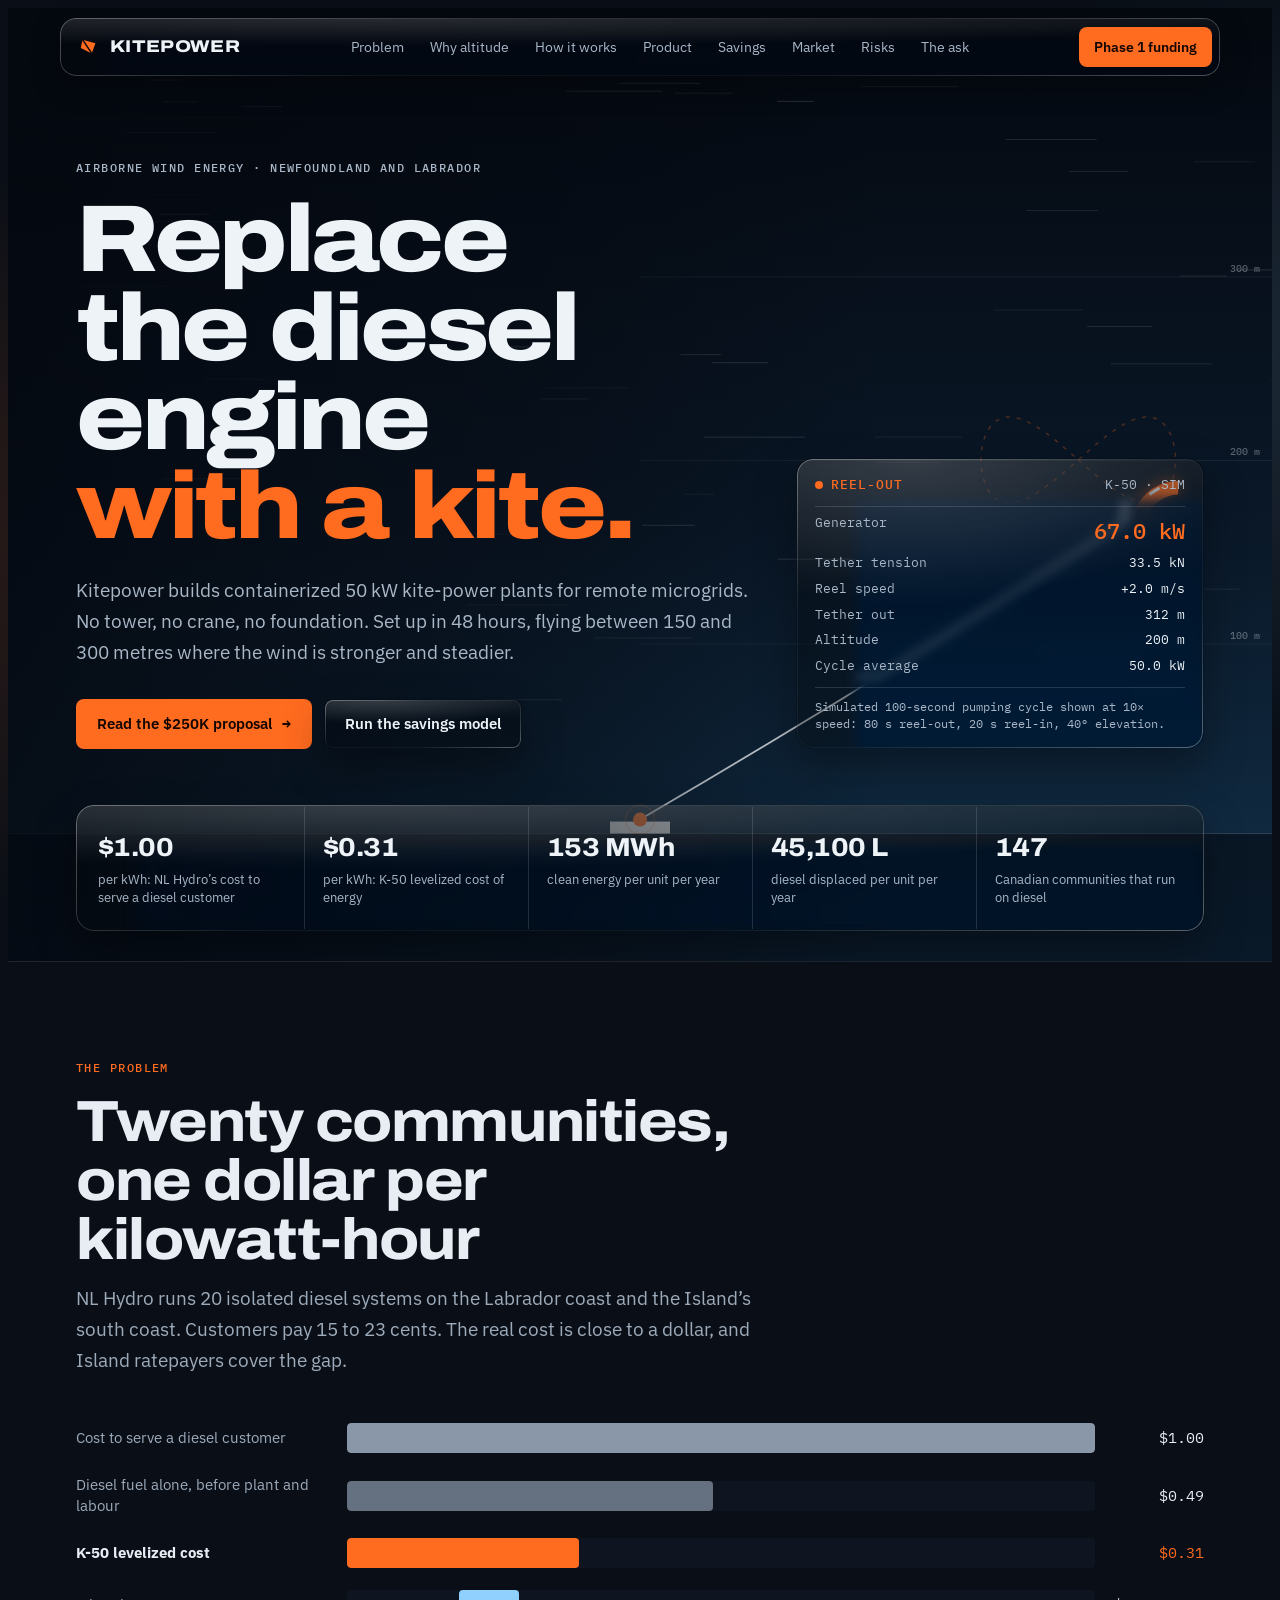
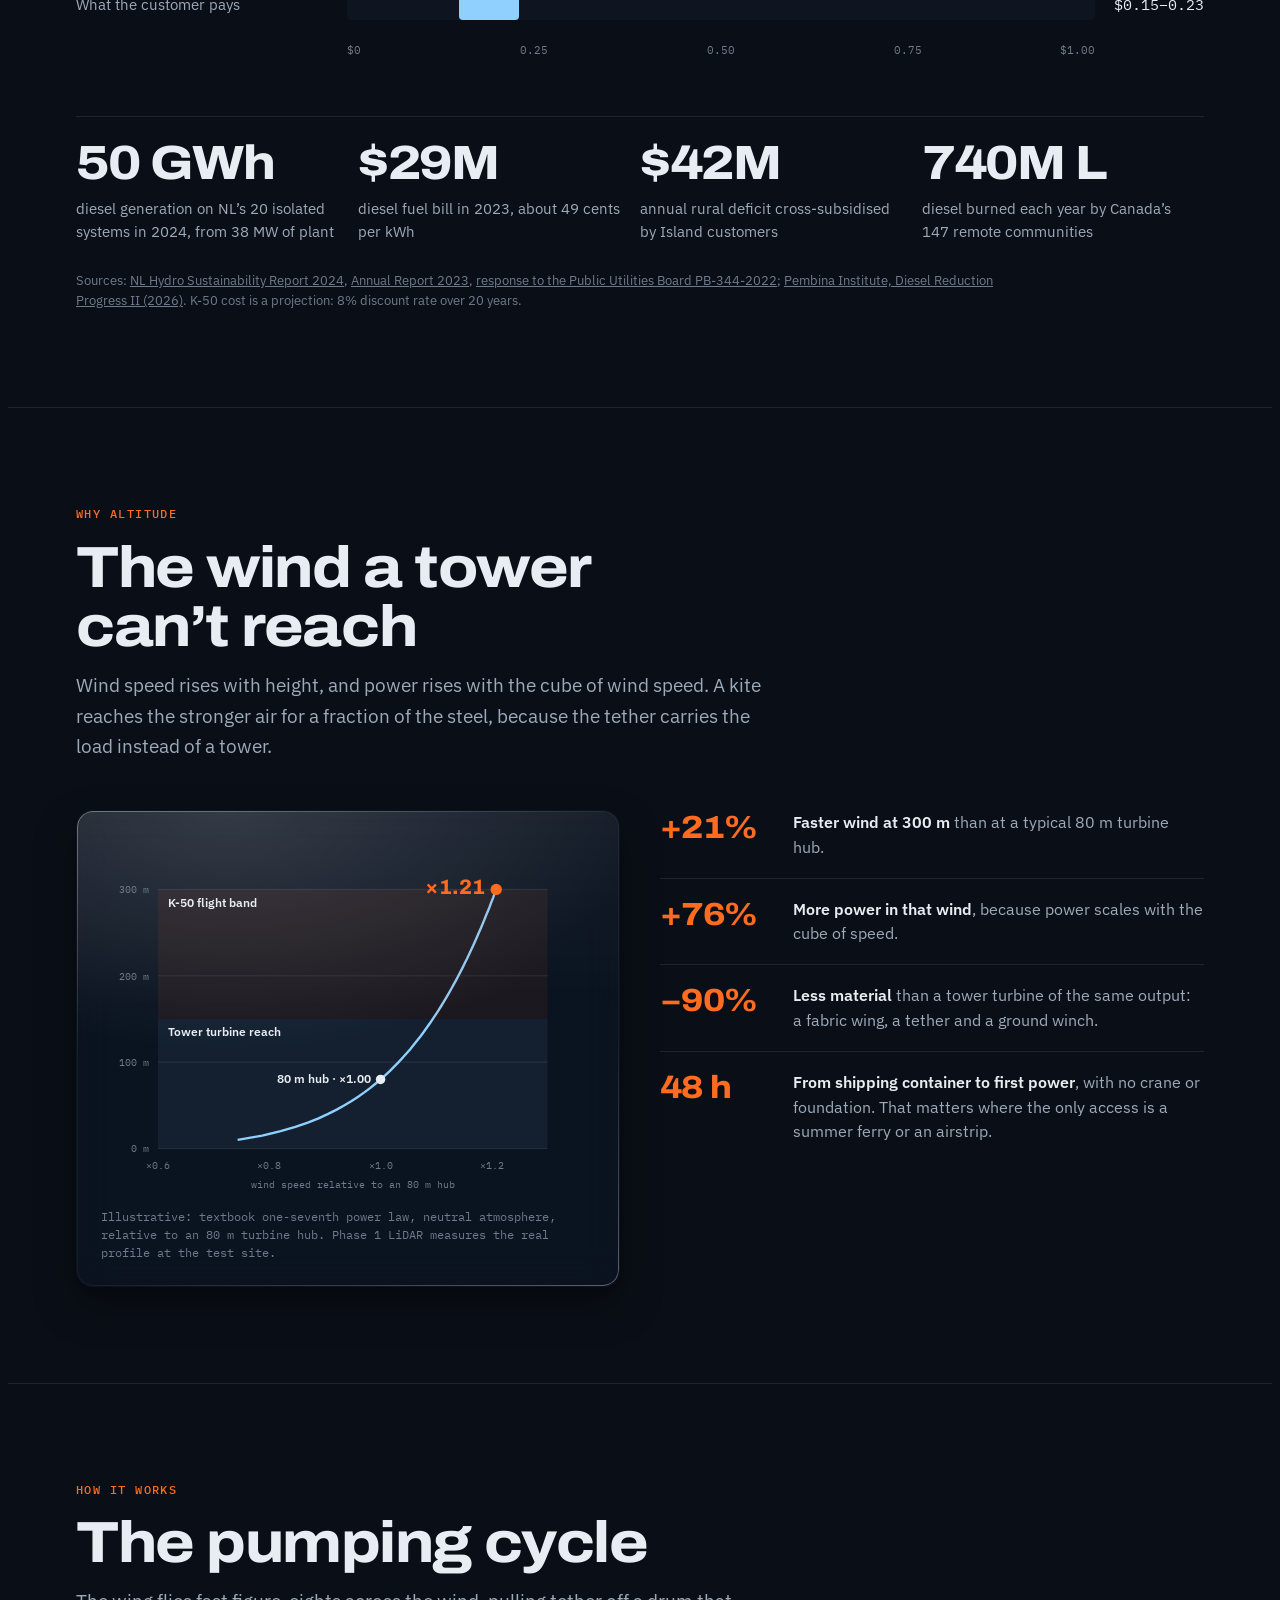
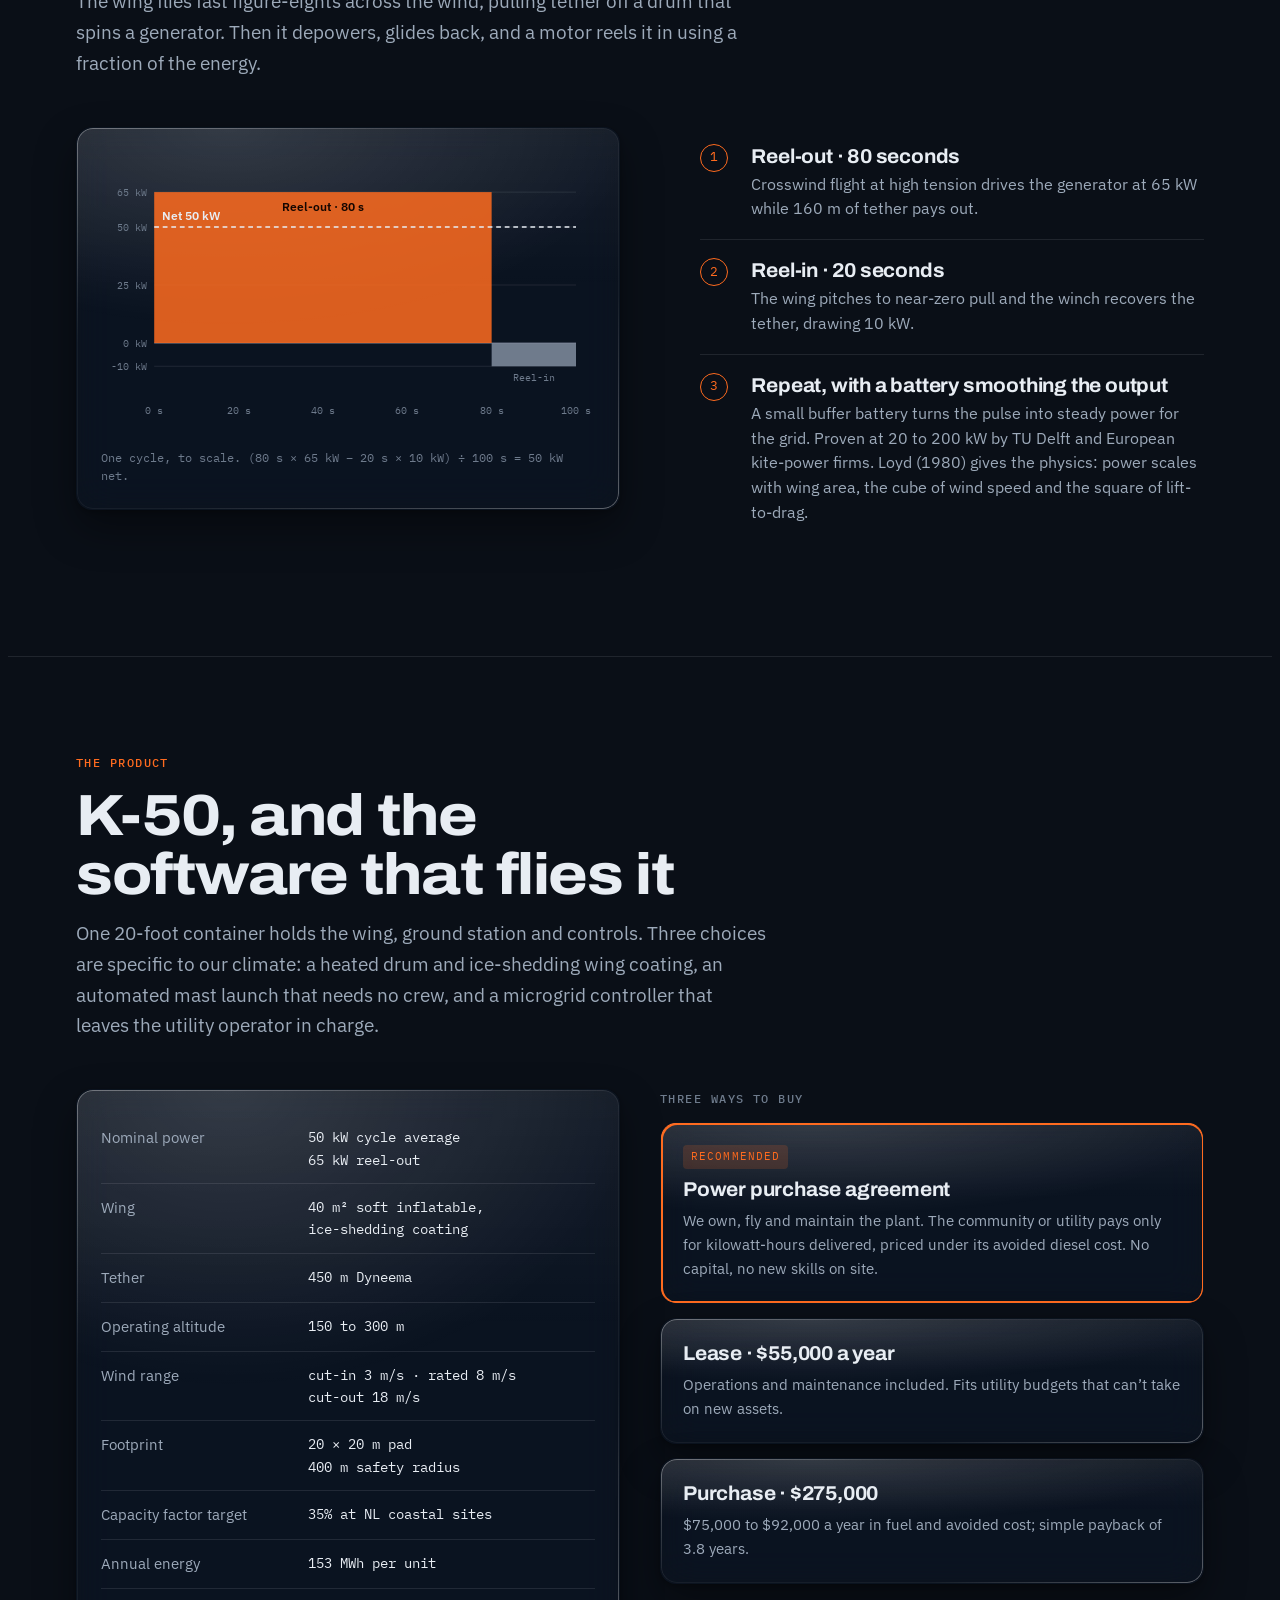
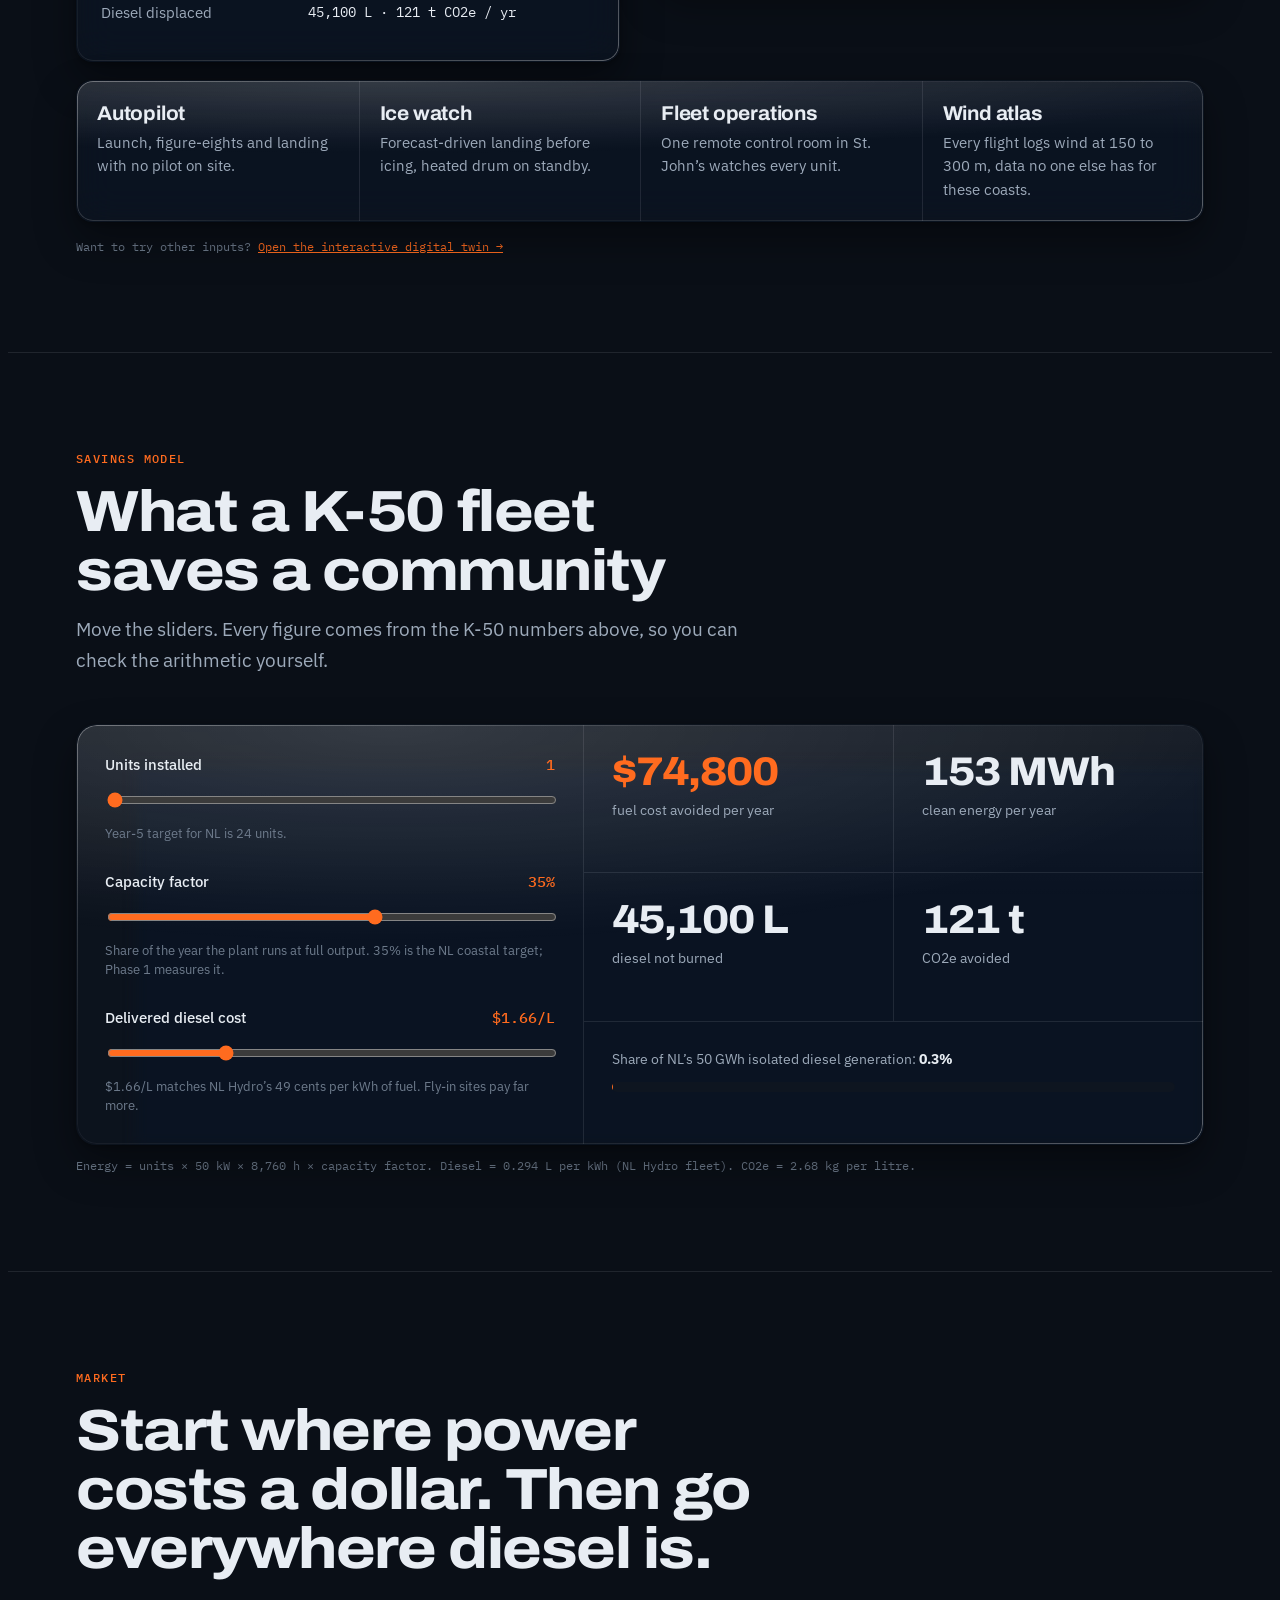
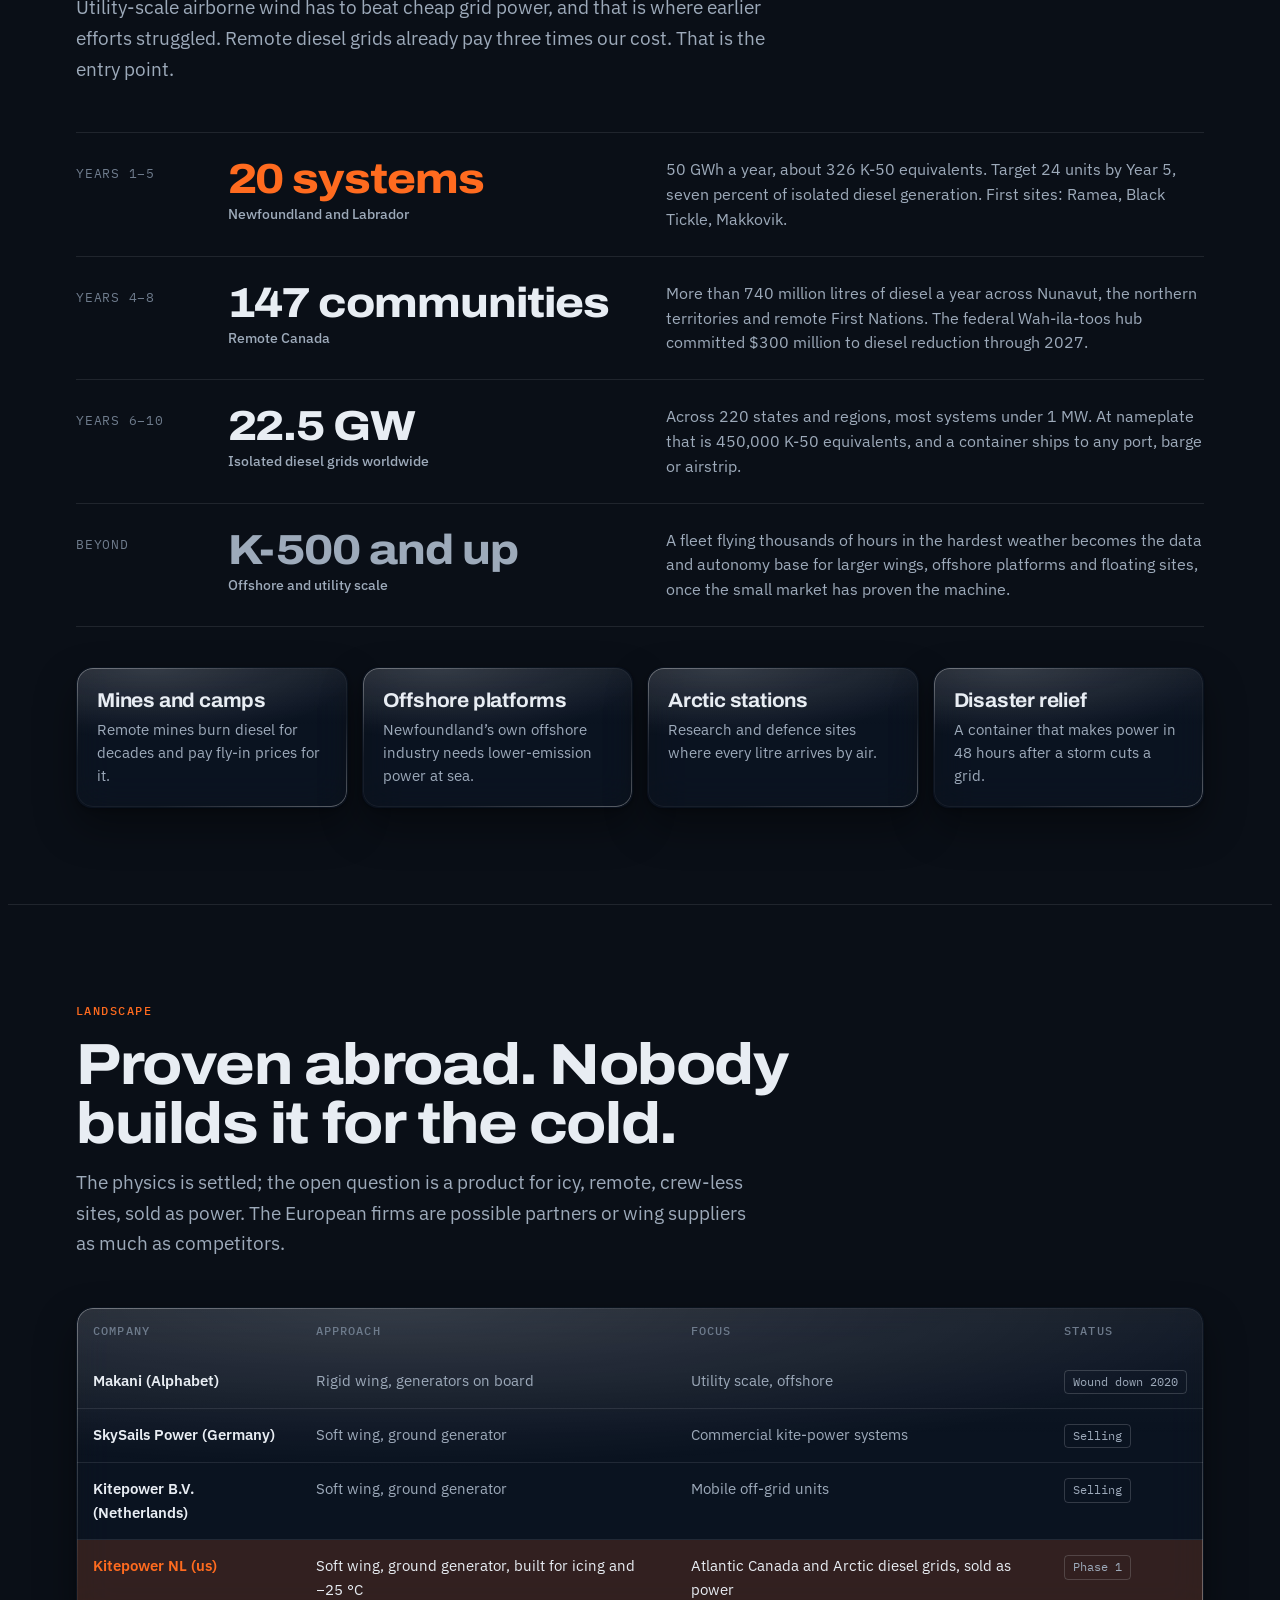
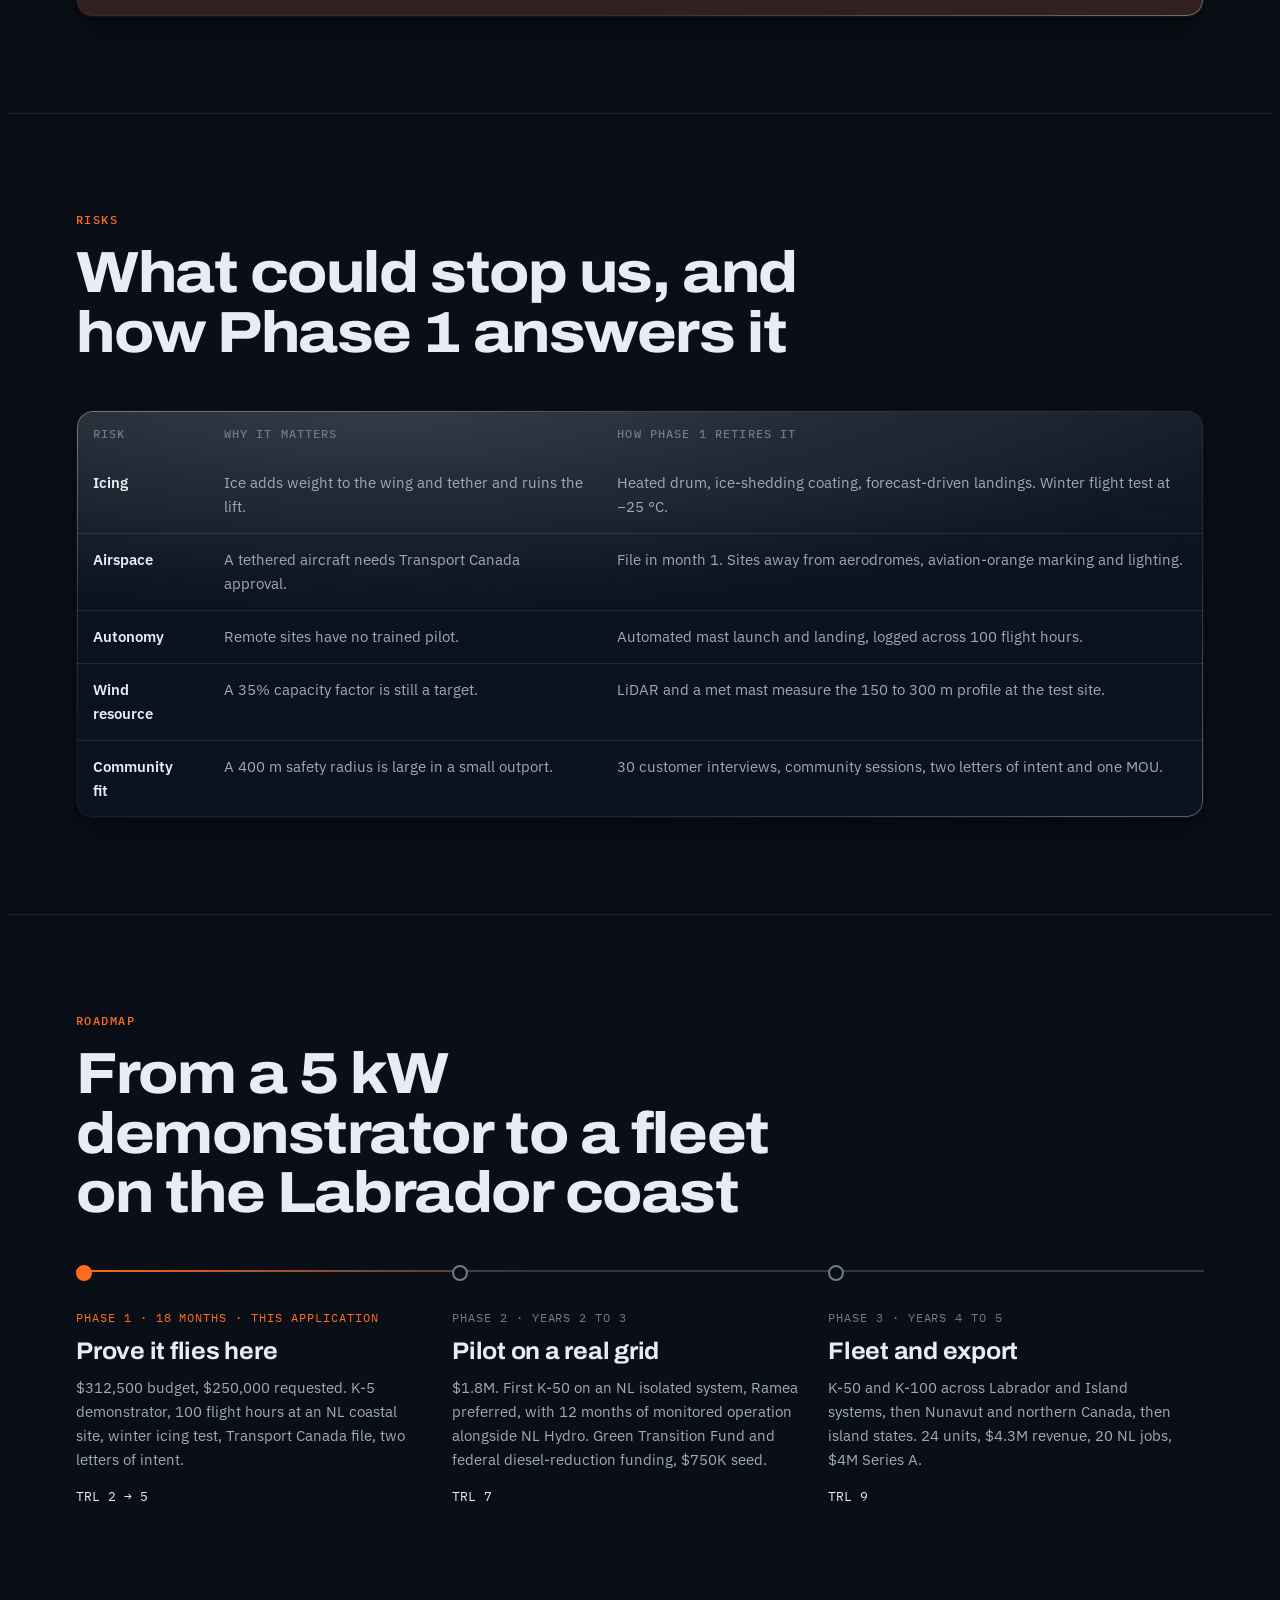
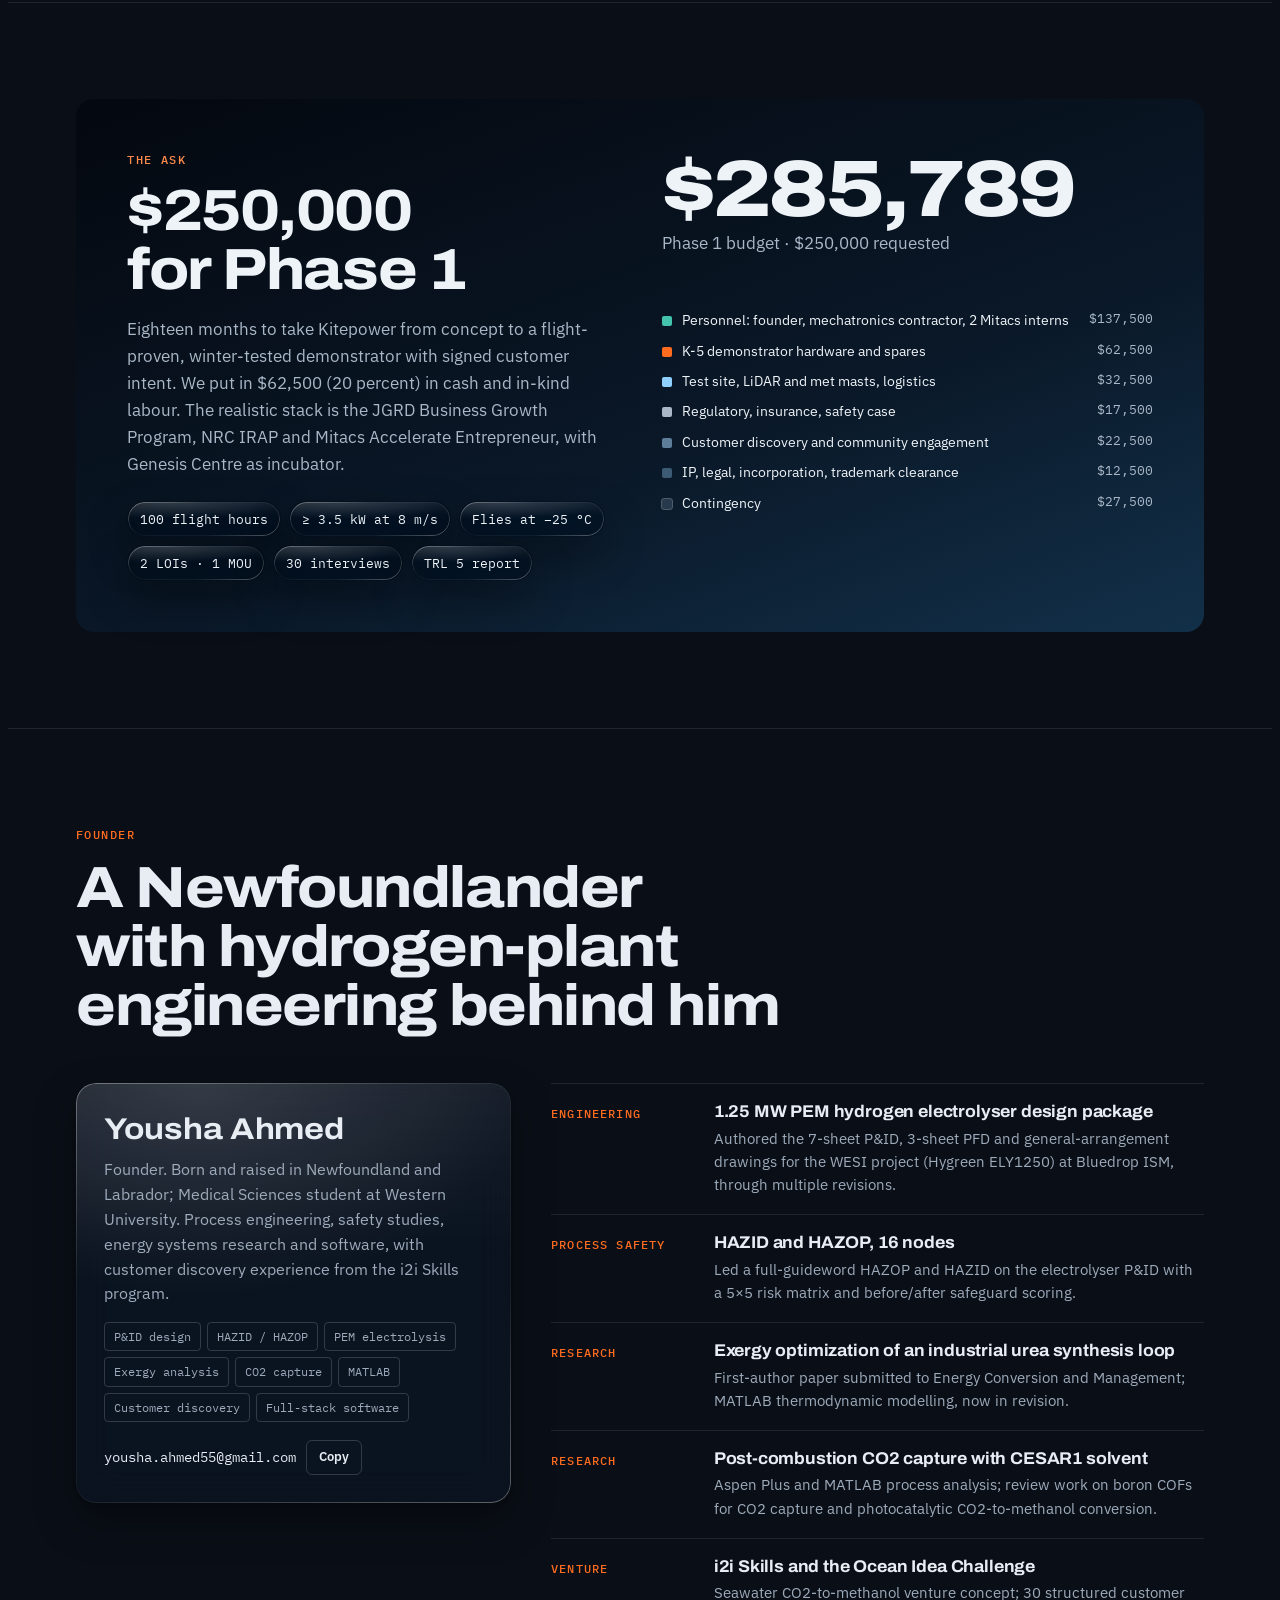
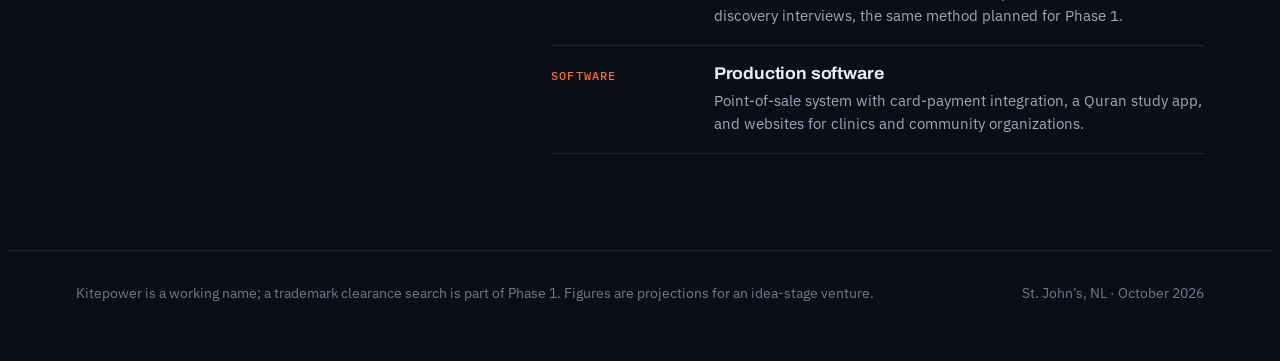
<file: redesign.html>
<!doctype html>
<html lang="en-CA">
<head>
<meta charset="utf-8">
<meta name="viewport" content="width=device-width,initial-scale=1,viewport-fit=cover">
<title>Kitepower</title>
<meta name="description" content="Kitepower builds containerized 50 kW kite-power plants that replace diesel on remote microgrids, starting in Newfoundland and Labrador.">
<meta name="theme-color" content="#04080F">
<meta name="robots" content="noindex">
<meta name="color-scheme" content="dark">
<link rel="icon" href="data:image/svg+xml,%3Csvg xmlns='http://www.w3.org/2000/svg' viewBox='0 0 24 24'%3E%3Cpath d='M5 4 L19 8 L15 19 L3 13 Z' fill='%23FF6B1F'/%3E%3C/svg%3E">
<link rel="preconnect" href="https://fonts.googleapis.com">
<link rel="preconnect" href="https://fonts.gstatic.com" crossorigin>
<link rel="stylesheet" href="https://fonts.googleapis.com/css2?family=Archivo:wdth,wght@62..125,400..900&family=IBM+Plex+Mono:wght@400;500&family=IBM+Plex+Sans:wght@400;500;600&display=swap">
<style>
/* Layout: flight deck. A full-bleed night-sky hero carries a live simulated K-50 with a telemetry readout;
   below it a calm document column on a stratosphere ground, every number drawn to scale.
   Aviation orange (the obstruction-marking colour every tethered aircraft wears) is the one accent. */
:root{
  color-scheme:dark;
  --ground:#0A0F17; --ground-2:#0E1520; --card:#111A27; --ink:#E8EDF3; --ink-2:#9DAABA; --ink-3:#6E7B8C;
  --rule:rgba(232,237,243,.10); --rule-2:rgba(232,237,243,.18);
  --orange:#FF6B1F; --orange-soft:rgba(255,107,31,.16); --ice:#8FD0FF; --sea:#43C2AC; --neg:#8A97A8;
  --night-1:#04080F; --night-2:#0A1828; --night-3:#123049; --night-ink:#EEF3F8; --night-ink-2:#A9B7C7; --night-rule:rgba(238,243,248,.14);
  --lg-tint:rgba(16,25,38,.46); --lg-tint-bar:rgba(4,8,15,.58); --lg-rim-hi:rgba(255,255,255,.34); --lg-rim-lo:rgba(255,255,255,.05);
  --lg-spec:rgba(255,255,255,.13); --lg-sheen:rgba(255,255,255,.05); --lg-shadow:0 18px 40px rgba(0,0,0,.38),0 2px 6px rgba(0,0,0,.25);
  --amb1:rgba(255,107,31,.16); --amb2:rgba(143,208,255,.14); --amb3:rgba(67,194,172,.12);
  --display:'Archivo','Arial Narrow',Helvetica,Arial,sans-serif;
  --body:'IBM Plex Sans',-apple-system,'Segoe UI',Helvetica,Arial,sans-serif;
  --mono:'IBM Plex Mono',ui-monospace,'SFMono-Regular',Consolas,monospace;
  --ease:cubic-bezier(.2,.8,.2,1);
}
*{box-sizing:border-box}
html{scroll-behavior:smooth}
body{background:var(--ground);color:var(--ink);font-family:var(--body);font-size:17px;line-height:1.6;-webkit-font-smoothing:antialiased;overflow-x:hidden}
body::before{content:"";position:fixed;inset:0 0 auto;height:env(safe-area-inset-top,0px);z-index:10;background:var(--night-1)}
h1,h2,h3{font-family:var(--display);margin:0;text-wrap:balance;line-height:1.02}
h2{font-size:clamp(32px,4.6vw,58px);font-weight:760;font-variation-settings:"wdth" 112;letter-spacing:-0.025em}
h3{font-size:20px;font-weight:700;font-variation-settings:"wdth" 104;letter-spacing:-0.01em;line-height:1.2}
p{margin:0}
a{color:inherit}
.in{max-width:1160px;margin:0 auto;padding-left:max(16px,env(safe-area-inset-left,0px));padding-right:max(16px,env(safe-area-inset-right,0px))}
.label{font-family:var(--mono);font-size:12px;letter-spacing:.12em;text-transform:uppercase;color:var(--ink-3);font-weight:500}
.label.o{color:var(--orange)}
.lede{font-size:clamp(17px,1.5vw,20px);color:var(--ink-2);max-width:36em}
.num{font-variant-numeric:tabular-nums}
:focus-visible{outline:2px solid var(--orange);outline-offset:3px}

/* nav */
.nav{position:sticky;top:env(safe-area-inset-top,0px);z-index:30;background:rgba(4,8,15,.72);-webkit-backdrop-filter:blur(18px) saturate(160%);backdrop-filter:blur(18px) saturate(160%);border-bottom:1px solid var(--night-rule);color:var(--night-ink)}
.nav .in{display:flex;align-items:center;justify-content:space-between;gap:16px;height:58px}
.brand{display:flex;align-items:center;gap:10px;text-decoration:none;font-family:var(--display);font-weight:800;font-variation-settings:"wdth" 118;font-size:17px;letter-spacing:.02em;text-transform:uppercase}
.brand svg{width:22px;height:22px;flex:none}
.nav ul{list-style:none;margin:0;padding:0;display:flex;gap:4px;font-size:14px}
.nav ul a{display:block;padding:6px 11px;border-radius:6px;text-decoration:none;color:var(--night-ink-2);transition:color .2s,background .2s}
.nav ul a:hover,.nav ul a.on{color:var(--night-ink);background:rgba(238,243,248,.08)}
@media (max-width:960px){.nav ul{display:none}}
.btn{display:inline-flex;align-items:center;gap:10px;padding:12px 20px;border-radius:8px;font-family:var(--body);font-weight:600;font-size:15px;text-decoration:none;border:1px solid transparent;cursor:pointer;transition:transform .25s var(--ease),background .25s,border-color .25s}
.btn:hover{transform:translateY(-1px)}
.btn.primary{background:#FF6B1F;color:#140600}
.btn.primary:hover{background:#FF7F3D}
.btn.ghost{color:var(--night-ink);border-color:rgba(238,243,248,.28)}
.btn.ghost:hover{border-color:rgba(238,243,248,.6)}
.btn.sm{padding:8px 14px;font-size:14px}
.btn .arr{font-family:var(--mono)}

/* hero */
.hero{position:relative;background:linear-gradient(180deg,var(--night-1) 0%,var(--night-2) 55%,var(--night-3) 100%);color:var(--night-ink);overflow:hidden}
.hero canvas{position:absolute;inset:0;width:100%;height:100%;display:block}
.hero .scrim{position:absolute;inset:0;background:linear-gradient(90deg,rgba(4,8,15,.82) 0%,rgba(4,8,15,.45) 42%,rgba(4,8,15,0) 70%);pointer-events:none}
.hero>.in{position:relative;display:grid;grid-template-columns:minmax(0,1.25fr) minmax(0,.75fr);gap:40px;align-items:end;padding-block:110px 56px;min-height:640px}
.hero h1{font-size:clamp(46px,7.4vw,108px);font-weight:820;font-variation-settings:"wdth" 116;letter-spacing:-0.035em;line-height:.94;margin-top:18px}
.hero h1 em{font-style:normal;color:#FF6B1F}
.hero .lede{color:var(--night-ink-2);margin-top:24px}
.hero .cta{display:flex;flex-wrap:wrap;gap:12px;margin-top:32px}
.hero .label{color:var(--night-ink-2)}
.hud{background:rgba(4,8,15,.55);-webkit-backdrop-filter:blur(14px);backdrop-filter:blur(14px);border:1px solid var(--night-rule);border-radius:10px;padding:16px 18px;font-family:var(--mono);font-size:13px;min-width:0}
.hud .top{display:flex;justify-content:space-between;align-items:center;gap:10px;padding-bottom:10px;border-bottom:1px solid var(--night-rule);margin-bottom:6px}
.hud .phase{display:inline-flex;align-items:center;gap:8px;color:#FF6B1F;font-weight:500;letter-spacing:.08em}
.hud .phase i{width:8px;height:8px;border-radius:50%;background:currentColor;box-shadow:0 0 0 0 currentColor;animation:ping 1.6s infinite}
.hud .phase.in{color:var(--night-ink-2)}
@keyframes ping{70%{box-shadow:0 0 0 7px rgba(255,107,31,0)}100%{box-shadow:0 0 0 0 rgba(255,107,31,0)}}
.hud dl{display:grid;grid-template-columns:1fr auto;gap:5px 14px;margin:0}
.hud dt{color:var(--night-ink-2)}
.hud dd{margin:0;text-align:right;font-variant-numeric:tabular-nums;color:var(--night-ink)}
.hud dd.big{font-size:22px;color:#FF6B1F;font-weight:500}
.hud .foot{margin-top:10px;padding-top:10px;border-top:1px solid var(--night-rule);color:var(--night-ink-2);font-size:11.5px;line-height:1.5}
@media (max-width:880px){.hero>.in{grid-template-columns:1fr;min-height:0;padding-block:72px 32px}.hero .scrim{background:linear-gradient(180deg,rgba(4,8,15,.85) 0%,rgba(4,8,15,.5) 60%,rgba(4,8,15,.3) 100%)}}
.figs{position:relative;border-top:1px solid var(--night-rule);background:rgba(4,8,15,.55)}
.figs .in{display:grid;grid-template-columns:repeat(5,minmax(0,1fr))}
.figs div.f{padding:20px 18px 22px;border-left:1px solid var(--night-rule);min-width:0}
.figs div.f:first-child{border-left:0;padding-left:0}
.figs b{display:block;font-family:var(--display);font-variation-settings:"wdth" 110;font-size:26px;font-weight:760;letter-spacing:-0.02em;font-variant-numeric:tabular-nums}
.figs small{display:block;color:var(--night-ink-2);font-size:13px;line-height:1.4;margin-top:2px}
@media (max-width:880px){.figs .in{grid-template-columns:repeat(2,minmax(0,1fr))}.figs div.f{border-left:0;border-top:1px solid var(--night-rule);padding-left:0}.figs div.f:nth-child(-n+2){border-top:0}.figs div.f:nth-child(even){padding-left:18px;border-left:1px solid var(--night-rule)}.figs div.f:last-child{grid-column:1/-1;padding-left:0;border-left:0}}

/* sections */
section{padding-block:96px;border-top:1px solid var(--rule);scroll-margin-top:58px}
.head{display:grid;gap:14px;max-width:780px;margin-bottom:48px}
.two{display:grid;grid-template-columns:minmax(0,1fr) minmax(0,1fr);gap:40px;align-items:start}
@media (max-width:880px){.two{grid-template-columns:1fr}}
.card{background:var(--card);border:1px solid var(--rule);border-radius:12px;padding:24px;min-width:0}
.src{font-size:13px;color:var(--ink-3);margin-top:28px;max-width:72em;line-height:1.55}
.src a{color:var(--ink-3)}
.note{font-family:var(--mono);font-size:12px;color:var(--ink-3);margin-top:12px;line-height:1.5}

/* cost chart */
.cost{display:grid;gap:22px}
.cost .row{display:grid;grid-template-columns:minmax(0,15em) minmax(0,1fr) 5.5em;gap:16px;align-items:center}
.cost .row span:first-child{font-size:15px;color:var(--ink-2);line-height:1.35}
.track{position:relative;height:30px;background:var(--ground-2);border-radius:4px;overflow:hidden}
.track i{position:absolute;top:0;bottom:0;left:0;border-radius:4px;transform-origin:left;transition:transform 1.2s var(--ease)}
.cost.pre .track i{transform:scaleX(0)}
.cost .val{font-family:var(--mono);font-size:15px;text-align:right;font-variant-numeric:tabular-nums}
.axis{display:grid;grid-template-columns:minmax(0,15em) minmax(0,1fr) 5.5em;gap:16px}
.axis div{position:relative;height:18px;font-family:var(--mono);font-size:11px;color:var(--ink-3)}
.axis div span{position:absolute;transform:translateX(-50%)}
.axis div span:first-child{transform:none}
.axis div span:last-child{transform:translateX(-100%)}
@media (max-width:640px){.cost .row,.axis{grid-template-columns:minmax(0,1fr) 4.6em}.cost .row span:first-child{grid-column:1/-1}.cost .row .track{grid-column:1}.axis div:first-child{display:none}}
.stats{display:grid;grid-template-columns:repeat(4,minmax(0,1fr));gap:0;margin-top:56px;border-top:1px solid var(--rule)}
.stats div{padding:22px 20px 0 0;min-width:0}
.stats b{display:block;font-family:var(--display);font-variation-settings:"wdth" 112;font-size:clamp(34px,3.8vw,48px);font-weight:780;letter-spacing:-0.03em;line-height:1;font-variant-numeric:tabular-nums}
.stats p{font-size:14.5px;color:var(--ink-2);margin-top:10px}
@media (max-width:880px){.stats{grid-template-columns:repeat(2,minmax(0,1fr));row-gap:28px}}

/* altitude */
.alt svg{width:100%;height:auto;display:block}
.alt text{font-family:var(--mono);font-size:11px;fill:var(--ink-3)}
.alt .lbl{font-family:var(--body);font-size:13px;font-weight:600;fill:var(--ink)}
.alt .big{font-family:var(--display);font-size:22px;font-weight:780;fill:var(--orange)}
.facts{display:grid;gap:0}
.facts div{display:grid;grid-template-columns:auto 1fr;gap:18px;padding:18px 0;border-top:1px solid var(--rule)}
.facts div:first-child{border-top:0;padding-top:0}
.facts b{font-family:var(--display);font-variation-settings:"wdth" 112;font-size:32px;font-weight:780;letter-spacing:-0.02em;color:var(--orange);min-width:3.6em;line-height:1.1;font-variant-numeric:tabular-nums}
.facts p{color:var(--ink-2);font-size:15.5px}
.facts p strong{color:var(--ink);font-weight:600}

/* cycle chart */
.cyc svg{width:100%;height:auto;display:block;overflow:visible}
.cyc text{font-family:var(--mono);font-size:11px;fill:var(--ink-3)}
.cyc .t{font-family:var(--body);font-size:13px;font-weight:600;fill:var(--ink)}
.steps{display:grid;gap:0;counter-reset:s}
.steps li{list-style:none;display:grid;grid-template-columns:2.2em 1fr;gap:14px;padding:18px 0;border-top:1px solid var(--rule)}
.steps li:first-child{border-top:0;padding-top:0}
.steps li::before{counter-increment:s;content:counter(s);font-family:var(--mono);font-size:13px;color:var(--orange);border:1px solid var(--orange);border-radius:50%;width:2em;height:2em;display:grid;place-items:center}
.steps p{color:var(--ink-2);font-size:15.5px;margin-top:4px}
.steps ol{margin:0;padding:0}

/* specs */
.spec{width:100%;border-collapse:collapse;font-size:15px}
.spec th,.spec td{padding:12px 0;border-bottom:1px solid var(--rule);text-align:left;vertical-align:top}
.spec th{font-weight:400;color:var(--ink-2);padding-right:18px;width:42%}
.spec td{font-family:var(--mono);font-size:14px;font-variant-numeric:tabular-nums}
.spec tr:last-child th,.spec tr:last-child td{border-bottom:0}
.offers{display:grid;grid-template-columns:repeat(3,minmax(0,1fr));gap:14px}
.offer{background:var(--card);border:1px solid var(--rule);border-radius:12px;padding:22px;display:flex;flex-direction:column;gap:8px;min-width:0}
.offer.rec{border-color:var(--orange);box-shadow:0 0 0 1px var(--orange) inset}
.offer .price{font-family:var(--display);font-variation-settings:"wdth" 110;font-size:30px;font-weight:780;letter-spacing:-0.02em;line-height:1.05}
.offer p{color:var(--ink-2);font-size:15px}
.offer .tag{align-self:flex-start;font-family:var(--mono);font-size:11px;letter-spacing:.1em;text-transform:uppercase;padding:3px 8px;border-radius:4px;background:var(--orange-soft);color:var(--orange)}
@media (max-width:880px){.offers{grid-template-columns:1fr}}
.os{margin-top:18px;display:grid;grid-template-columns:repeat(4,minmax(0,1fr));gap:0;border:1px solid var(--rule);border-radius:12px;background:var(--card)}
.os div{padding:20px;border-left:1px solid var(--rule);min-width:0}
.os div:first-child{border-left:0}
.os p{color:var(--ink-2);font-size:14.5px;margin-top:6px}
@media (max-width:880px){.os{grid-template-columns:1fr 1fr}.os div:nth-child(3){border-left:0}.os div:nth-child(n+3){border-top:1px solid var(--rule)}}
@media (max-width:520px){.os{grid-template-columns:1fr}.os div{border-left:0!important}.os div+div{border-top:1px solid var(--rule)}}

/* calculator */
.calc{display:grid;grid-template-columns:minmax(0,.9fr) minmax(0,1.1fr);gap:0;background:var(--card);border:1px solid var(--rule);border-radius:14px;overflow:hidden}
@media (max-width:880px){.calc{grid-template-columns:1fr}}
.ctrls{padding:28px;display:grid;gap:26px;border-right:1px solid var(--rule)}
@media (max-width:880px){.ctrls{border-right:0;border-bottom:1px solid var(--rule)}}
.ctrl label{display:flex;justify-content:space-between;gap:12px;font-size:15px;font-weight:500}
.ctrl output{font-family:var(--mono);color:var(--orange);font-variant-numeric:tabular-nums}
.ctrl small{display:block;color:var(--ink-3);font-size:13px;margin-top:6px;line-height:1.45}
input[type=range]{width:100%;margin-top:12px;accent-color:var(--orange);height:22px}
.outs{display:grid;grid-template-columns:1fr 1fr}
.outs>div{padding:26px 28px;border-left:1px solid var(--rule);border-top:1px solid var(--rule);min-width:0}
.outs>div:nth-child(odd){border-left:0}
.outs>div:nth-child(-n+2){border-top:0}
.outs b{display:block;font-family:var(--display);font-variation-settings:"wdth" 110;font-size:clamp(28px,3.2vw,40px);font-weight:780;letter-spacing:-0.025em;line-height:1.05;font-variant-numeric:tabular-nums;overflow-wrap:anywhere}
.outs>div.hl b{color:var(--orange)}
.outs p{font-size:14px;color:var(--ink-2);margin-top:6px}
.outs .wide{grid-column:1/-1;border-left:0}
.share{height:10px;background:var(--ground-2);border-radius:999px;overflow:hidden;margin-top:12px}
.share i{display:block;height:100%;background:var(--orange);border-radius:999px;transition:width .4s var(--ease)}
@media (max-width:520px){.outs{grid-template-columns:1fr}.outs>div{border-left:0!important;border-top:1px solid var(--rule)!important}.outs>div:first-child{border-top:0!important}}

/* market */
.ladder{display:grid;gap:0;border-top:1px solid var(--rule)}
.rung{display:grid;grid-template-columns:7.5em minmax(0,1fr) minmax(0,1.3fr);gap:24px;padding:24px 0;border-bottom:1px solid var(--rule);align-items:start}
.rung .when{font-family:var(--mono);font-size:12.5px;color:var(--ink-3);letter-spacing:.06em;text-transform:uppercase;padding-top:6px}
.rung .size{font-family:var(--display);font-variation-settings:"wdth" 112;font-size:clamp(28px,3.4vw,42px);font-weight:780;letter-spacing:-0.025em;line-height:1.05}
.rung .size small{display:block;font-family:var(--body);font-size:14px;font-weight:500;color:var(--ink-2);letter-spacing:0;margin-top:6px;font-variation-settings:normal}
.rung p{color:var(--ink-2);font-size:15.5px}
.rung.now .size{color:var(--orange)}
.rung.vision .size{color:var(--ink-2)}
@media (max-width:780px){.rung{grid-template-columns:1fr;gap:8px}}
.adj{display:grid;grid-template-columns:repeat(4,minmax(0,1fr));gap:14px;margin-top:40px}
.adj .card{padding:20px}
.adj .card p{color:var(--ink-2);font-size:14.5px;margin-top:6px}
@media (max-width:880px){.adj{grid-template-columns:1fr 1fr}}
@media (max-width:520px){.adj{grid-template-columns:1fr}}

/* tables */
.tbl{overflow-x:auto;border:1px solid var(--rule);border-radius:12px;background:var(--card)}
.tbl table{width:100%;border-collapse:collapse;font-size:15px;min-width:720px}
.tbl th,.tbl td{padding:14px 16px;border-bottom:1px solid var(--rule);text-align:left;vertical-align:top}
.tbl thead th{font-family:var(--mono);font-size:11.5px;letter-spacing:.1em;text-transform:uppercase;color:var(--ink-3);font-weight:500}
.tbl tbody th{font-weight:600}
.tbl td{color:var(--ink-2)}
.tbl tr:last-child th,.tbl tr:last-child td{border-bottom:0}
.tbl tr.us th,.tbl tr.us td{color:var(--ink);background:var(--orange-soft)}
.tbl tr.us th{color:var(--orange)}
.pill{display:inline-block;font-family:var(--mono);font-size:11.5px;padding:2px 8px;border-radius:4px;border:1px solid var(--rule-2);color:var(--ink-2);white-space:nowrap}

/* roadmap */
.road{display:grid;grid-template-columns:repeat(3,minmax(0,1fr));gap:0;border-top:2px solid var(--rule-2);position:relative}
.road>div{padding:26px 24px 0 0;position:relative;min-width:0}
.road>div::before{content:"";position:absolute;top:-7px;left:0;width:12px;height:12px;border-radius:50%;background:var(--ground);border:2px solid var(--ink-3)}
.road>div.now::before{background:var(--orange);border-color:var(--orange)}
.road .when{font-family:var(--mono);font-size:12px;letter-spacing:.08em;text-transform:uppercase;color:var(--ink-3)}
.road .now .when{color:var(--orange)}
.road h3{margin-top:10px;font-size:24px}
.road p{color:var(--ink-2);font-size:15px;margin-top:10px}
.road .trl{font-family:var(--mono);font-size:12.5px;color:var(--ink);margin-top:14px}
@media (max-width:880px){.road{grid-template-columns:1fr;border-top:0;border-left:2px solid var(--rule-2);margin-left:6px}.road>div{padding:0 0 32px 26px}.road>div::before{top:4px;left:-8px}}

/* ask */
.ask{background:linear-gradient(160deg,var(--night-1),var(--night-2) 60%,var(--night-3));color:var(--night-ink);border-radius:18px;padding:clamp(24px,4vw,52px);display:grid;grid-template-columns:minmax(0,1fr) minmax(0,1fr);gap:44px}
@media (max-width:880px){.ask{grid-template-columns:1fr;gap:32px}}
.ask .label{color:#FF8A4C}
.ask h2{color:var(--night-ink);margin-top:12px}
.ask p{color:var(--night-ink-2)}
.ask .kpis{display:flex;flex-wrap:wrap;gap:8px;margin-top:22px}
.ask .kpis span{font-family:var(--mono);font-size:12.5px;padding:6px 10px;border:1px solid var(--night-rule);border-radius:6px;color:var(--night-ink)}
.ask .total{font-family:var(--display);font-variation-settings:"wdth" 116;font-size:clamp(46px,6.4vw,80px);font-weight:820;letter-spacing:-0.035em;line-height:1;font-variant-numeric:tabular-nums}
.bar{display:flex;height:16px;border-radius:4px;overflow:hidden;margin:20px 0 16px;gap:2px}
.bar i{display:block;height:100%}
.legend{display:grid;grid-template-columns:1fr auto;gap:8px 16px;font-size:14px}
.legend span:nth-child(odd){display:flex;gap:10px;align-items:baseline;color:var(--night-ink)}
.legend span:nth-child(odd) i{width:10px;height:10px;border-radius:2px;flex:none;transform:translateY(1px)}
.legend span:nth-child(even){font-family:var(--mono);font-size:13px;color:var(--night-ink-2);text-align:right;font-variant-numeric:tabular-nums}

/* team */
.team{display:grid;grid-template-columns:minmax(0,.8fr) minmax(0,1.2fr);gap:40px;align-items:start}
@media (max-width:880px){.team{grid-template-columns:1fr}}
.me h3{font-size:30px;font-variation-settings:"wdth" 112}
.me p{color:var(--ink-2);margin-top:10px;font-size:15.5px}
.tags{display:flex;flex-wrap:wrap;gap:6px;margin-top:16px}
.tags span{font-family:var(--mono);font-size:12px;padding:4px 9px;border:1px solid var(--rule-2);border-radius:4px;color:var(--ink-2)}
.mail{display:flex;align-items:center;gap:10px;flex-wrap:wrap;margin-top:18px}
.mail span{font-family:var(--mono);font-size:14px;user-select:all}
.copy{font:inherit;font-size:13px;font-weight:600;padding:6px 12px;border-radius:6px;border:1px solid var(--rule-2);background:transparent;color:var(--ink);cursor:pointer}
.work{display:grid;gap:0;border-top:1px solid var(--rule)}
.work>div{display:grid;grid-template-columns:8.5em minmax(0,1fr);gap:18px;padding:18px 0;border-bottom:1px solid var(--rule)}
.work b{font-family:var(--mono);font-size:11.5px;font-weight:500;letter-spacing:.1em;text-transform:uppercase;color:var(--orange);padding-top:3px}
.work h3{font-size:17px}
.work p{color:var(--ink-2);font-size:14.5px;margin-top:4px}
@media (max-width:520px){.work>div{grid-template-columns:1fr;gap:4px}}
footer{padding-block:32px 48px;border-top:1px solid var(--rule);font-size:13.5px;color:var(--ink-3)}
footer .in{display:flex;justify-content:space-between;gap:16px;flex-wrap:wrap}
@media (prefers-reduced-motion:reduce){*{transition:none!important;animation:none!important}html{scroll-behavior:auto}}

/* ================= LIQUID GLASS =================
   One material for every floating surface. Rules:
   - a glass surface has exactly one edge, and ::before draws it (no border, no inset bevel shadows);
   - the specular follows the pointer through --mx/--my written on each element, never on :root;
   - real refraction (glass.js builds a per-surface SVG displacement map) is Chromium-only; elsewhere it is blur + saturate. */
:where(.lg){position:relative}
.lg{isolation:isolate;background:var(--lg-tint);border-color:transparent;-webkit-backdrop-filter:blur(18px) saturate(175%);backdrop-filter:blur(18px) saturate(175%);box-shadow:var(--lg-shadow);transition:transform .45s var(--ease),box-shadow .45s var(--ease)}
.lg::before{content:"";position:absolute;inset:0;border-radius:inherit;padding:1px;pointer-events:none;z-index:2;
  background:linear-gradient(155deg,var(--lg-rim-hi) 0%,var(--lg-rim-lo) 34%,var(--lg-rim-lo) 66%,var(--lg-rim-hi) 100%);
  -webkit-mask:linear-gradient(#000 0 0) content-box,linear-gradient(#000 0 0);-webkit-mask-composite:xor;mask:linear-gradient(#000 0 0) content-box exclude,linear-gradient(#000 0 0)}
.lg::after{content:"";position:absolute;inset:0;border-radius:inherit;pointer-events:none;z-index:-1;
  background:radial-gradient(130% 90% at var(--mx,28%) var(--my,0%),var(--lg-spec),rgba(255,255,255,0) 58%),linear-gradient(180deg,var(--lg-sheen),rgba(255,255,255,0) 42%)}
html.refract .lg.rf-on{-webkit-backdrop-filter:var(--lg-url) blur(6px) saturate(185%) brightness(1.05);backdrop-filter:var(--lg-url) blur(6px) saturate(185%) brightness(1.05)}
.lg.lift:hover{transform:translateY(-4px)}
.lg.lift:active{transform:translateY(-1px) scale(.99)}
.nav .lg{--lg-tint:var(--lg-tint-bar);--lg-rim-hi:rgba(255,255,255,.3);--lg-rim-lo:rgba(255,255,255,.05);--lg-spec:rgba(255,255,255,.1);--lg-sheen:rgba(255,255,255,.05);--lg-shadow:0 10px 30px rgba(0,0,0,.28)}
.hud.lg,.btn.ghost.lg,.figs .lg,.ask .lg{--lg-tint:rgba(4,8,15,.38);--lg-rim-hi:rgba(255,255,255,.34);--lg-rim-lo:rgba(255,255,255,.05);--lg-spec:rgba(255,255,255,.14);--lg-sheen:rgba(255,255,255,.06);--lg-shadow:0 18px 40px rgba(0,0,0,.35)}
.btn.ghost.lg{border-color:transparent}
.offer.rec.lg{border-color:transparent;--lg-rim-hi:var(--orange);--lg-rim-lo:var(--orange)}
.offer.rec.lg::before{padding:1.5px}
@media (prefers-reduced-transparency:reduce){.lg{-webkit-backdrop-filter:none!important;backdrop-filter:none!important;background:var(--card)}.nav .lg,.hud.lg{background:var(--night-1)}}

/* floating nav: a glass capsule that tightens on scroll */
.nav{background:transparent;-webkit-backdrop-filter:none;backdrop-filter:none;border-bottom:0;padding-top:10px;margin-bottom:-68px;pointer-events:none;color:var(--night-ink)}
.nav .wrap{padding-left:max(16px,env(safe-area-inset-left,0px));padding-right:max(16px,env(safe-area-inset-right,0px))}
.nav .in.lg{pointer-events:auto;max-width:1160px;border-radius:16px;padding-left:18px;padding-right:8px;transition:max-width .6s var(--ease),height .4s var(--ease)}
.nav.compact .in.lg{max-width:1000px;height:52px}
.nav .prog{position:absolute;left:16px;right:16px;bottom:0;height:2px;overflow:hidden;pointer-events:none;z-index:3}
.nav .prog i{display:block;height:100%;width:100%;background:linear-gradient(90deg,#FF6B1F,#8FD0FF);transform-origin:left;transform:scaleX(0)}
.hero>.in{padding-top:150px}
@media (max-width:880px){.hero>.in{padding-top:110px}}

/* ambient light behind the document, so the glass has something to bend */
.ambient{position:fixed;inset:0;z-index:-1;pointer-events:none;overflow:hidden}
.ambient i{position:absolute;width:70vmax;height:70vmax;border-radius:50%;will-change:transform}
.ambient .a1{left:-25vmax;top:10vh;background:radial-gradient(circle,var(--amb1),rgba(0,0,0,0) 62%);animation:amb1 34s ease-in-out infinite alternate}
.ambient .a2{right:-30vmax;top:-10vh;background:radial-gradient(circle,var(--amb2),rgba(0,0,0,0) 62%);animation:amb2 41s ease-in-out infinite alternate}
.ambient .a3{left:20vw;bottom:-40vmax;background:radial-gradient(circle,var(--amb3),rgba(0,0,0,0) 62%);animation:amb3 47s ease-in-out infinite alternate}
@keyframes amb1{to{transform:translate(30vw,40vh) scale(1.15)}}
@keyframes amb2{to{transform:translate(-25vw,55vh) scale(.9)}}
@keyframes amb3{to{transform:translate(-15vw,-50vh) scale(1.2)}}

/* figures strip becomes a floating glass bar over the sky */
.figs{border-top:0;background:transparent;padding-bottom:30px}
.figs .in{display:block}
.figs .in>div.lg{display:grid;grid-template-columns:repeat(5,minmax(0,1fr));border-radius:18px;padding:2px 4px}
.figs div.f:first-child{padding-left:18px}
@media (max-width:880px){.figs .in>div.lg{grid-template-columns:repeat(2,minmax(0,1fr))}.figs div.f{padding-left:18px!important}.figs div.f:nth-child(odd){border-left:0}}

/* glass radii */
.card.lg,.offer.lg,.tbl.lg,.os.lg,.hud.lg{border-radius:16px}
.calc.lg{border-radius:20px}
.me.lg{border-radius:20px;padding:28px}
.ask .kpis span.lg{border-color:transparent;border-radius:999px;padding:7px 12px}

/* load sequence: the headline rises word by word, then the copy and the readout follow */
.hero h1 .w{display:inline-block;overflow:hidden;vertical-align:bottom;padding-bottom:.1em;margin-bottom:-.1em}
.hero h1 .w>span{display:inline-block;transform:translateY(105%);animation:rise 1s var(--ease) forwards}
@keyframes rise{to{transform:none}}
.ld{opacity:0;transform:translateY(14px);animation:fadeup .9s var(--ease) forwards}
@keyframes fadeup{to{opacity:1;transform:none}}
.d1{animation-delay:.55s}.d2{animation-delay:.7s}.d3{animation-delay:.85s}.d4{animation-delay:1s}

/* scroll reveals: only elements below the fold at load are hidden, and a timer un-hides anything missed */
.rv{transition:opacity .9s var(--ease),transform .9s var(--ease);transition-delay:calc(var(--i,0) * 80ms)}
.rv.pre{opacity:0;transform:translateY(26px)}
.road{border-top-color:transparent}
.road .line{position:absolute;left:0;right:0;top:-2px;height:2px;background:linear-gradient(90deg,var(--orange),var(--rule-2) 40%);transform-origin:left;transform:scaleX(0);transition:transform 1.8s var(--ease)}
.road.go .line{transform:scaleX(1)}
.road>div.line{padding:0}
.road>div.line::before{display:none}
@media (max-width:880px){.road .line{display:none}.road{border-left-color:var(--rule-2)}}
.bar i{transform-origin:left;transition:transform 1.1s var(--ease)}
.bar.pre i{transform:scaleX(0)}
.bar i:nth-child(2){transition-delay:.1s}.bar i:nth-child(3){transition-delay:.2s}.bar i:nth-child(4){transition-delay:.3s}.bar i:nth-child(5){transition-delay:.4s}.bar i:nth-child(6){transition-delay:.5s}.bar i:nth-child(7){transition-delay:.6s}
@media (prefers-reduced-motion:reduce){.hero h1 .w>span,.ld{transform:none;opacity:1;animation:none}.rv.pre{opacity:1;transform:none}.ambient i{animation:none}}
</style>
</head>
<body>
<div class="ambient" aria-hidden="true"><i class="a1"></i><i class="a2"></i><i class="a3"></i></div>
<nav class="nav" id="nav" aria-label="Sections"><div class="wrap"><div class="in lg rf">
<a class="brand" href="#top"><svg viewBox="0 0 24 24" aria-hidden="true"><path d="M5 4 L19 8 L15 19 L3 13 Z" fill="#FF6B1F"/><path d="M5 4 L15 19" stroke="#04080F" stroke-width="1.6"/></svg>Kitepower</a>
<ul id="menu"><li><a href="#problem">Problem</a></li><li><a href="#altitude">Why altitude</a></li><li><a href="#how">How it works</a></li><li><a href="#product">Product</a></li><li><a href="#calc">Savings</a></li><li><a href="#market">Market</a></li><li><a href="#risks">Risks</a></li><li><a href="#ask">The ask</a></li></ul>
<a class="btn primary sm" href="#ask">Phase 1 funding</a>
<div class="prog" aria-hidden="true"><i id="prog"></i></div>
</div></div></nav>

<header class="hero" id="top">
<canvas id="sky" aria-hidden="true"></canvas>
<div class="scrim"></div>
<div class="in">
<div>
<p class="label ld d1">Airborne wind energy · Newfoundland and Labrador</p>
<h1 aria-label="Replace the diesel engine with a kite."><span class="w"><span style="animation-delay:0.15s">Replace</span></span> <span class="w"><span style="animation-delay:0.22s">the</span></span> <span class="w"><span style="animation-delay:0.29s">diesel</span></span> <span class="w"><span style="animation-delay:0.36s">engine</span></span> <span class="w"><span style="animation-delay:.45s"><em>with a kite.</em></span></span></h1>
<p class="lede ld d2">Kitepower builds containerized 50 kW kite-power plants for remote microgrids. No tower, no crane, no foundation. Set up in 48 hours, flying between 150 and 300 metres where the wind is stronger and steadier.</p>
<div class="cta ld d3"><a class="btn primary" href="#ask">Read the $250K proposal <span class="arr">→</span></a><a class="btn ghost lg" href="#calc">Run the savings model</a></div>
</div>
<aside class="hud lg rf ld d4" aria-label="Simulated K-50 telemetry">
<div class="top"><span class="phase" id="hPhase"><i></i><span id="hPhaseT">REEL-OUT</span></span><span style="color:var(--night-ink-2)">K-50 · SIM</span></div>
<dl>
<dt>Generator</dt><dd class="big" id="hPow">65.0 kW</dd>
<dt>Tether tension</dt><dd id="hF">32.5 kN</dd>
<dt>Reel speed</dt><dd id="hV">+2.0 m/s</dd>
<dt>Tether out</dt><dd id="hL">240 m</dd>
<dt>Altitude</dt><dd id="hA">154 m</dd>
<dt>Cycle average</dt><dd>50.0 kW</dd>
</dl>
<p class="foot">Simulated 100-second pumping cycle shown at 10× speed: 80 s reel-out, 20 s reel-in, 40° elevation.</p>
</aside>
</div>
<div class="figs"><div class="in"><div class="lg rf ld d4">
<div class="f"><b>$1.00</b><small>per kWh: NL Hydro’s cost to serve a diesel customer</small></div>
<div class="f"><b>$0.31</b><small>per kWh: K-50 levelized cost of energy</small></div>
<div class="f"><b>153 MWh</b><small>clean energy per unit per year</small></div>
<div class="f"><b>45,100 L</b><small>diesel displaced per unit per year</small></div>
<div class="f"><b>147</b><small>Canadian communities that run on diesel</small></div>
</div></div></div>
</header>

<main>
<section id="problem"><div class="in">
<div class="head rv"><p class="label o">The problem</p><h2>Twenty communities, one dollar per kilowatt-hour</h2><p class="lede">NL Hydro runs 20 isolated diesel systems on the Labrador coast and the Island’s south coast. Customers pay 15 to 23 cents. The real cost is close to a dollar, and Island ratepayers cover the gap.</p></div>
<div class="cost pre" id="cost" role="img" aria-label="Cost per kilowatt-hour: diesel cost to serve $1.00, diesel fuel alone $0.49, K-50 levelized cost $0.31, customer rate 15 to 23 cents">
<div class="row"><span>Cost to serve a diesel customer</span><div class="track"><i style="width:100%;background:var(--neg)"></i></div><span class="val">$1.00</span></div>
<div class="row"><span>Diesel fuel alone, before plant and labour</span><div class="track"><i style="width:49%;background:var(--neg);opacity:.7"></i></div><span class="val">$0.49</span></div>
<div class="row"><span><strong style="color:var(--ink)">K-50 levelized cost</strong></span><div class="track"><i style="width:31%;background:var(--orange)"></i></div><span class="val" style="color:var(--orange)">$0.31</span></div>
<div class="row"><span>What the customer pays</span><div class="track"><i style="left:15%;width:8%;background:var(--ice)"></i></div><span class="val">$0.15–0.23</span></div>
<div class="axis" aria-hidden="true"><div></div><div><span style="left:0">$0</span><span style="left:25%">0.25</span><span style="left:50%">0.50</span><span style="left:75%">0.75</span><span style="left:100%">$1.00</span></div><div></div></div>
</div>
<div class="stats">
<div><b data-count="50" data-suf=" GWh">50 GWh</b><p>diesel generation on NL’s 20 isolated systems in 2024, from 38 MW of plant</p></div>
<div><b data-count="29" data-pre="$" data-suf="M">$29M</b><p>diesel fuel bill in 2023, about 49 cents per kWh</p></div>
<div><b data-count="42" data-pre="$" data-suf="M">$42M</b><p>annual rural deficit cross-subsidised by Island customers</p></div>
<div><b data-count="740" data-suf="M L">740M L</b><p>diesel burned each year by Canada’s 147 remote communities</p></div>
</div>
<p class="src">Sources: <a href="https://nlhydro.com/wp-content/uploads/2025/07/Sustainability-Report-2024-FINAL.pdf">NL Hydro Sustainability Report 2024</a>, <a href="https://nlhydro.com/wp-content/uploads/2024/01/Annual-Financial-Report-2023-FA-WEB.pdf">Annual Report 2023</a>, <a href="https://nlhydro.com/wp-content/uploads/2022/05/Final-Response-PB-344-2022_Redacted.pdf">response to the Public Utilities Board PB-344-2022</a>; <a href="https://www.pembina.org/sites/default/files/2026-04/Diesel_Reduction_Progress_II.pdf">Pembina Institute, Diesel Reduction Progress II (2026)</a>. K-50 cost is a projection: 8% discount rate over 20 years.</p>
</div></section>

<section id="altitude"><div class="in">
<div class="head rv"><p class="label o">Why altitude</p><h2>The wind a tower can’t reach</h2><p class="lede">Wind speed rises with height, and power rises with the cube of wind speed. A kite reaches the stronger air for a fraction of the steel, because the tether carries the load instead of a tower.</p></div>
<div class="two">
<div class="card alt lg rv"><svg id="prof" viewBox="0 0 520 380" role="img" aria-label="Wind speed profile by height using the one-seventh power law. At 300 m wind is 21 percent faster than at an 80 m turbine hub, giving about 76 percent more power."></svg>
<p class="note">Illustrative: textbook one-seventh power law, neutral atmosphere, relative to an 80 m turbine hub. Phase 1 LiDAR measures the real profile at the test site.</p></div>
<div class="facts rv">
<div><b>+21%</b><p><strong>Faster wind at 300 m</strong> than at a typical 80 m turbine hub.</p></div>
<div><b>+76%</b><p><strong>More power in that wind</strong>, because power scales with the cube of speed.</p></div>
<div><b>−90%</b><p><strong>Less material</strong> than a tower turbine of the same output: a fabric wing, a tether and a ground winch.</p></div>
<div><b>48 h</b><p><strong>From shipping container to first power</strong>, with no crane or foundation. That matters where the only access is a summer ferry or an airstrip.</p></div>
</div>
</div>
</div></section>

<section id="how"><div class="in">
<div class="head rv"><p class="label o">How it works</p><h2>The pumping cycle</h2><p class="lede">The wing flies fast figure-eights across the wind, pulling tether off a drum that spins a generator. Then it depowers, glides back, and a motor reels it in using a fraction of the energy.</p></div>
<div class="two">
<div class="card cyc lg rv"><svg viewBox="0 0 520 300" role="img" aria-label="Power over one 100-second cycle: plus 65 kilowatts for 80 seconds, minus 10 kilowatts for 20 seconds, net 50 kilowatts average">
<g id="cycg"></g>
</svg>
<p class="note">One cycle, to scale. (80 s × 65 kW − 20 s × 10 kW) ÷ 100 s = 50 kW net.</p></div>
<ol class="steps rv">
<li><div><h3>Reel-out · 80 seconds</h3><p>Crosswind flight at high tension drives the generator at 65 kW while 160 m of tether pays out.</p></div></li>
<li><div><h3>Reel-in · 20 seconds</h3><p>The wing pitches to near-zero pull and the winch recovers the tether, drawing 10 kW.</p></div></li>
<li><div><h3>Repeat, with a battery smoothing the output</h3><p>A small buffer battery turns the pulse into steady power for the grid. Proven at 20 to 200 kW by TU Delft and European kite-power firms. Loyd (1980) gives the physics: power scales with wing area, the cube of wind speed and the square of lift-to-drag.</p></div></li>
</ol>
</div>
</div></section>

<section id="product"><div class="in">
<div class="head rv"><p class="label o">The product</p><h2>K-50, and the software that flies it</h2><p class="lede">One 20-foot container holds the wing, ground station and controls. Three choices are specific to our climate: a heated drum and ice-shedding wing coating, an automated mast launch that needs no crew, and a microgrid controller that leaves the utility operator in charge.</p></div>
<div class="two">
<div class="card lg rv"><table class="spec">
<tr><th>Nominal power</th><td>50 kW cycle average<br>65 kW reel-out</td></tr>
<tr><th>Wing</th><td>40 m² soft inflatable,<br>ice-shedding coating</td></tr>
<tr><th>Tether</th><td>450 m Dyneema</td></tr>
<tr><th>Operating altitude</th><td>150 to 300 m</td></tr>
<tr><th>Wind range</th><td>cut-in 3 m/s · rated 8 m/s<br>cut-out 18 m/s</td></tr>
<tr><th>Footprint</th><td>20 × 20 m pad<br>400 m safety radius</td></tr>
<tr><th>Capacity factor target</th><td>35% at NL coastal sites</td></tr>
<tr><th>Annual energy</th><td>153 MWh per unit</td></tr>
<tr><th>Diesel displaced</th><td>45,100 L · 121 t CO2e / yr</td></tr>
</table></div>
<div style="display:grid;gap:14px;min-width:0">
<p class="label">Three ways to buy</p>
<div class="offers" style="grid-template-columns:1fr">
<div class="offer rec lg lift rv"><span class="tag">Recommended</span><h3>Power purchase agreement</h3><p>We own, fly and maintain the plant. The community or utility pays only for kilowatt-hours delivered, priced under its avoided diesel cost. No capital, no new skills on site.</p></div>
<div class="offer lg lift rv"><h3>Lease · $55,000 a year</h3><p>Operations and maintenance included. Fits utility budgets that can’t take on new assets.</p></div>
<div class="offer lg lift rv"><h3>Purchase · $275,000</h3><p>$75,000 to $92,000 a year in fuel and avoided cost; simple payback of 3.8 years.</p></div>
</div>
</div>
</div>
<div class="os lg rv">
<div><h3>Autopilot</h3><p>Launch, figure-eights and landing with no pilot on site.</p></div>
<div><h3>Ice watch</h3><p>Forecast-driven landing before icing, heated drum on standby.</p></div>
<div><h3>Fleet operations</h3><p>One remote control room in St. John’s watches every unit.</p></div>
<div><h3>Wind atlas</h3><p>Every flight logs wind at 150 to 300 m, data no one else has for these coasts.</p></div>
</div>
<p class="note" style="margin-top:16px">Want to try other inputs? <a href="https://claude.ai/artifact/7T28Yo9QPqWmSGBpkJvZXJ" style="color:var(--orange)">Open the interactive digital twin →</a></p>
</div></section>

<section id="calc"><div class="in">
<div class="head rv"><p class="label o">Savings model</p><h2>What a K-50 fleet saves a community</h2><p class="lede">Move the sliders. Every figure comes from the K-50 numbers above, so you can check the arithmetic yourself.</p></div>
<div class="calc lg rf rv">
<div class="ctrls">
<div class="ctrl"><label for="u">Units installed <output id="uo" for="u">1</output></label><input type="range" id="u" min="1" max="24" step="1" value="1"><small>Year-5 target for NL is 24 units.</small></div>
<div class="ctrl"><label for="cf">Capacity factor <output id="cfo" for="cf">35%</output></label><input type="range" id="cf" min="20" max="45" step="1" value="35"><small>Share of the year the plant runs at full output. 35% is the NL coastal target; Phase 1 measures it.</small></div>
<div class="ctrl"><label for="dp">Delivered diesel cost <output id="dpo" for="dp">$1.66/L</output></label><input type="range" id="dp" min="1.20" max="3.00" step="0.02" value="1.66"><small>$1.66/L matches NL Hydro’s 49 cents per kWh of fuel. Fly-in sites pay far more.</small></div>
</div>
<div class="outs" aria-live="polite">
<div class="hl"><b id="oS">$75,000</b><p>fuel cost avoided per year</p></div>
<div><b id="oE">153 MWh</b><p>clean energy per year</p></div>
<div><b id="oL">45,100 L</b><p>diesel not burned</p></div>
<div><b id="oC">121 t</b><p>CO2e avoided</p></div>
<div class="wide"><p style="margin-top:0">Share of NL’s 50 GWh isolated diesel generation: <strong id="oP" style="color:var(--ink)">0.3%</strong></p><div class="share"><i id="oPb" style="width:.3%"></i></div></div>
</div>
</div>
<p class="note">Energy = units × 50 kW × 8,760 h × capacity factor. Diesel = 0.294 L per kWh (NL Hydro fleet). CO2e = 2.68 kg per litre.</p>
</div></section>

<section id="market"><div class="in">
<div class="head rv"><p class="label o">Market</p><h2>Start where power costs a dollar. Then go everywhere diesel is.</h2><p class="lede">Utility-scale airborne wind has to beat cheap grid power, and that is where earlier efforts struggled. Remote diesel grids already pay three times our cost. That is the entry point.</p></div>
<div class="ladder">
<div class="rv rung now"><span class="when">Years 1–5</span><div class="size">20 systems<small>Newfoundland and Labrador</small></div><p>50 GWh a year, about 326 K-50 equivalents. Target 24 units by Year 5, seven percent of isolated diesel generation. First sites: Ramea, Black Tickle, Makkovik.</p></div>
<div class="rv rung"><span class="when">Years 4–8</span><div class="size">147 communities<small>Remote Canada</small></div><p>More than 740 million litres of diesel a year across Nunavut, the northern territories and remote First Nations. The federal Wah-ila-toos hub committed $300 million to diesel reduction through 2027.</p></div>
<div class="rv rung"><span class="when">Years 6–10</span><div class="size">22.5 GW<small>Isolated diesel grids worldwide</small></div><p>Across 220 states and regions, most systems under 1 MW. At nameplate that is 450,000 K-50 equivalents, and a container ships to any port, barge or airstrip.</p></div>
<div class="rv rung vision"><span class="when">Beyond</span><div class="size">K-500 and up<small>Offshore and utility scale</small></div><p>A fleet flying thousands of hours in the hardest weather becomes the data and autonomy base for larger wings, offshore platforms and floating sites, once the small market has proven the machine.</p></div>
</div>
<div class="adj">
<div class="card lg lift rv"><h3>Mines and camps</h3><p>Remote mines burn diesel for decades and pay fly-in prices for it.</p></div>
<div class="card lg lift rv"><h3>Offshore platforms</h3><p>Newfoundland’s own offshore industry needs lower-emission power at sea.</p></div>
<div class="card lg lift rv"><h3>Arctic stations</h3><p>Research and defence sites where every litre arrives by air.</p></div>
<div class="card lg lift rv"><h3>Disaster relief</h3><p>A container that makes power in 48 hours after a storm cuts a grid.</p></div>
</div>
</div></section>

<section id="compete"><div class="in">
<div class="head rv"><p class="label o">Landscape</p><h2>Proven abroad. Nobody builds it for the cold.</h2><p class="lede">The physics is settled; the open question is a product for icy, remote, crew-less sites, sold as power. The European firms are possible partners or wing suppliers as much as competitors.</p></div>
<div class="tbl lg rv"><table>
<thead><tr><th>Company</th><th>Approach</th><th>Focus</th><th>Status</th></tr></thead>
<tbody>
<tr><th>Makani (Alphabet)</th><td>Rigid wing, generators on board</td><td>Utility scale, offshore</td><td><span class="pill">Wound down 2020</span></td></tr>
<tr><th>SkySails Power (Germany)</th><td>Soft wing, ground generator</td><td>Commercial kite-power systems</td><td><span class="pill">Selling</span></td></tr>
<tr><th>Kitepower B.V. (Netherlands)</th><td>Soft wing, ground generator</td><td>Mobile off-grid units</td><td><span class="pill">Selling</span></td></tr>
<tr class="us"><th>Kitepower NL (us)</th><td>Soft wing, ground generator, built for icing and −25&nbsp;°C</td><td>Atlantic Canada and Arctic diesel grids, sold as power</td><td><span class="pill">Phase 1</span></td></tr>
</tbody></table></div>
</div></section>

<section id="risks"><div class="in">
<div class="head rv"><p class="label o">Risks</p><h2>What could stop us, and how Phase 1 answers it</h2></div>
<div class="tbl lg rv"><table>
<thead><tr><th>Risk</th><th>Why it matters</th><th>How Phase 1 retires it</th></tr></thead>
<tbody>
<tr><th>Icing</th><td>Ice adds weight to the wing and tether and ruins the lift.</td><td>Heated drum, ice-shedding coating, forecast-driven landings. Winter flight test at −25&nbsp;°C.</td></tr>
<tr><th>Airspace</th><td>A tethered aircraft needs Transport Canada approval.</td><td>File in month 1. Sites away from aerodromes, aviation-orange marking and lighting.</td></tr>
<tr><th>Autonomy</th><td>Remote sites have no trained pilot.</td><td>Automated mast launch and landing, logged across 100 flight hours.</td></tr>
<tr><th>Wind resource</th><td>A 35% capacity factor is still a target.</td><td>LiDAR and a met mast measure the 150 to 300 m profile at the test site.</td></tr>
<tr><th>Community fit</th><td>A 400 m safety radius is large in a small outport.</td><td>30 customer interviews, community sessions, two letters of intent and one MOU.</td></tr>
</tbody></table></div>
</div></section>

<section id="roadmap"><div class="in">
<div class="head rv"><p class="label o">Roadmap</p><h2>From a 5 kW demonstrator to a fleet on the Labrador coast</h2></div>
<div class="road" id="road"><div class="line" aria-hidden="true"></div>
<div class="now"><p class="when">Phase 1 · 18 months · this application</p><h3>Prove it flies here</h3><p>$312,500 budget, $250,000 requested. K-5 demonstrator, 100 flight hours at an NL coastal site, winter icing test, Transport Canada file, two letters of intent.</p><p class="trl">TRL 2 → 5</p></div>
<div><p class="when">Phase 2 · years 2 to 3</p><h3>Pilot on a real grid</h3><p>$1.8M. First K-50 on an NL isolated system, Ramea preferred, with 12 months of monitored operation alongside NL Hydro. Green Transition Fund and federal diesel-reduction funding, $750K seed.</p><p class="trl">TRL 7</p></div>
<div><p class="when">Phase 3 · years 4 to 5</p><h3>Fleet and export</h3><p>K-50 and K-100 across Labrador and Island systems, then Nunavut and northern Canada, then island states. 24 units, $4.3M revenue, 20 NL jobs, $4M Series A.</p><p class="trl">TRL 9</p></div>
</div>
</div></section>

<section id="ask"><div class="in">
<div class="ask">
<div>
<p class="label">The ask</p>
<h2>$250,000 for Phase 1</h2>
<p style="margin-top:16px">Eighteen months to take Kitepower from concept to a flight-proven, winter-tested demonstrator with signed customer intent. We put in $62,500 (20 percent) in cash and in-kind labour. The realistic stack is the JGRD Business Growth Program, NRC IRAP and Mitacs Accelerate Entrepreneur, with Genesis Centre as incubator.</p>
<div class="kpis"><span class="lg">100 flight hours</span><span class="lg">≥ 3.5 kW at 8 m/s</span><span class="lg">Flies at −25&nbsp;°C</span><span class="lg">2 LOIs · 1 MOU</span><span class="lg">30 interviews</span><span class="lg">TRL 5 report</span></div>
</div>
<div>
<div class="total" data-count="312500" data-pre="$" data-sep="1">$312,500</div>
<p>Phase 1 budget · $250,000 requested</p>
<div class="bar" id="bar" aria-hidden="true"><i style="width:44%;background:#43C2AC"></i><i style="width:20%;background:#FF6B1F"></i><i style="width:10.4%;background:#8FD0FF"></i><i style="width:5.6%;background:#A9B7C7"></i><i style="width:7.2%;background:#5E7D99"></i><i style="width:4%;background:#3D5A75"></i><i style="width:8.8%;background:#26394D"></i></div>
<div class="legend">
<span><i style="background:#43C2AC"></i>Personnel: founder, mechatronics contractor, 2 Mitacs interns</span><span>$137,500</span>
<span><i style="background:#FF6B1F"></i>K-5 demonstrator hardware and spares</span><span>$62,500</span>
<span><i style="background:#8FD0FF"></i>Test site, LiDAR and met masts, logistics</span><span>$32,500</span>
<span><i style="background:#A9B7C7"></i>Regulatory, insurance, safety case</span><span>$17,500</span>
<span><i style="background:#5E7D99"></i>Customer discovery and community engagement</span><span>$22,500</span>
<span><i style="background:#3D5A75"></i>IP, legal, incorporation, trademark clearance</span><span>$12,500</span>
<span><i style="background:#26394D;outline:1px solid rgba(238,243,248,.3)"></i>Contingency</span><span>$27,500</span>
</div>
</div>
</div>
</div></section>

<section id="team"><div class="in">
<div class="head rv"><p class="label o">Founder</p><h2>A Newfoundlander with hydrogen-plant engineering behind him</h2></div>
<div class="team">
<div class="me lg rv">
<h3>Yousha Ahmed</h3>
<p>Founder. Born and raised in Newfoundland and Labrador; Medical Sciences student at Western University. Process engineering, safety studies, energy systems research and software, with customer discovery experience from the i2i Skills program.</p>
<div class="tags"><span>P&amp;ID design</span><span>HAZID / HAZOP</span><span>PEM electrolysis</span><span>Exergy analysis</span><span>CO2 capture</span><span>MATLAB</span><span>Customer discovery</span><span>Full-stack software</span></div>
<div class="mail"><span id="mail">yousha.ahmed55@gmail.com</span><button class="copy" id="copy" type="button">Copy</button></div>
</div>
<div class="work">
<div><b>Engineering</b><div><h3>1.25 MW PEM hydrogen electrolyser design package</h3><p>Authored the 7-sheet P&amp;ID, 3-sheet PFD and general-arrangement drawings for the WESI project (Hygreen ELY1250) at Bluedrop ISM, through multiple revisions.</p></div></div>
<div><b>Process safety</b><div><h3>HAZID and HAZOP, 16 nodes</h3><p>Led a full-guideword HAZOP and HAZID on the electrolyser P&amp;ID with a 5×5 risk matrix and before/after safeguard scoring.</p></div></div>
<div><b>Research</b><div><h3>Exergy optimization of an industrial urea synthesis loop</h3><p>First-author paper submitted to Energy Conversion and Management; MATLAB thermodynamic modelling, now in revision.</p></div></div>
<div><b>Research</b><div><h3>Post-combustion CO2 capture with CESAR1 solvent</h3><p>Aspen Plus and MATLAB process analysis; review work on boron COFs for CO2 capture and photocatalytic CO2-to-methanol conversion.</p></div></div>
<div><b>Venture</b><div><h3>i2i Skills and the Ocean Idea Challenge</h3><p>Seawater CO2-to-methanol venture concept; 30 structured customer discovery interviews, the same method planned for Phase 1.</p></div></div>
<div><b>Software</b><div><h3>Production software</h3><p>Point-of-sale system with card-payment integration, a Quran study app, and websites for clinics and community organizations.</p></div></div>
</div>
</div>
</div></section>
</main>

<footer><div class="in"><span>Kitepower is a working name; a trademark clearance search is part of Phase 1. Figures are projections for an idea-stage venture.</span><span>St. John’s, NL · October 2026</span></div></footer>

<script>
// Liquid glass: pointer-tracked specular on every .lg surface, plus real edge refraction on .lg.rf surfaces.
// Refraction builds one SVG displacement map per surface, sized to it, so the bend sits in a fixed-width band
// along the rounded edge however wide the surface is. Chromium is the only engine that accepts an SVG filter
// inside backdrop-filter; everywhere else the CSS blur + saturate fallback stays in place.
(function(){
  var NS='http://www.w3.org/2000/svg',root=document.documentElement;
  var fine=matchMedia('(hover: hover) and (pointer: fine)').matches;

  // specular highlight follows the pointer; written per element, never on :root, so only that surface restyles
  if(fine){
    document.addEventListener('pointermove',function(e){
      var t=e.target.closest?e.target.closest('.lg'):null;if(!t)return;
      var r=t.getBoundingClientRect();
      t.style.setProperty('--mx',((e.clientX-r.left)/r.width*100).toFixed(1)+'%');
      t.style.setProperty('--my',((e.clientY-r.top)/r.height*100).toFixed(1)+'%');
    },{passive:true});
  }

  var brands=(navigator.userAgentData&&navigator.userAgentData.brands)||[];
  var chromium=brands.some(function(b){return /Chromium/.test(b.brand)});
  if(!chromium||matchMedia('(prefers-reduced-transparency: reduce)').matches)return;

  var svg=document.createElementNS(NS,'svg');
  svg.setAttribute('aria-hidden','true');svg.setAttribute('width','0');svg.setAttribute('height','0');
  svg.style.cssText='position:absolute;width:0;height:0;overflow:hidden;pointer-events:none';
  document.body.appendChild(svg);
  root.classList.add('refract');

  var SCALE=0.5; // maps are drawn at half resolution and stretched; the displacement is smooth so nothing is lost

  function edgeMap(w,h,radius,band){
    var cw=Math.max(2,Math.ceil(w*SCALE)),ch=Math.max(2,Math.ceil(h*SCALE));
    var r=Math.min(radius,w/2,h/2)*SCALE,b=band*SCALE;
    var c=document.createElement('canvas');c.width=cw;c.height=ch;
    var g=c.getContext('2d'),img=g.createImageData(cw,ch),d=img.data,hx=cw/2,hy=ch/2;
    for(var y=0;y<ch;y++){
      for(var x=0;x<cw;x++){
        var px=x+0.5-hx,py=y+0.5-hy,ax=Math.abs(px),ay=Math.abs(py);
        var qx=ax-(hx-r),qy=ay-(hy-r);
        // signed distance to the rounded rectangle (negative inside)
        var ox=Math.max(qx,0),oy=Math.max(qy,0);
        var sd=Math.sqrt(ox*ox+oy*oy)+Math.min(Math.max(qx,qy),0)-r;
        var depth=-sd,R=128,G=128;
        if(depth>=0&&depth<b){
          var nx,ny;
          if(qx>0&&qy>0){var l=Math.sqrt(qx*qx+qy*qy)||1;nx=qx/l;ny=qy/l}
          else if(qx>qy){nx=1;ny=0}else{nx=0;ny=1}
          nx*=px<0?-1:1;ny*=py<0?-1:1;
          var m=1-depth/b;m=m*m*(3-2*m);
          // sample from further inside the surface: content near the rim is pulled outward, like a lens edge
          R=128-nx*m*127;G=128-ny*m*127;
        }
        var i=(y*cw+x)*4;d[i]=R;d[i+1]=G;d[i+2]=128;d[i+3]=255;
      }
    }
    g.putImageData(img,0,0);
    return c.toDataURL();
  }

  var seq=0,built=new WeakMap();
  function build(el){
    var w=Math.round(el.offsetWidth),h=Math.round(el.offsetHeight);
    if(w<24||h<24)return;
    var prev=built.get(el);
    if(prev&&prev.w===w&&prev.h===h)return;
    var radius=parseFloat(getComputedStyle(el).borderTopLeftRadius)||0;
    var band=Math.max(10,Math.min(26,Math.min(w,h)*0.32));
    var id=prev?prev.id:'lgf-'+(++seq);
    var f=prev?prev.f:document.createElementNS(NS,'filter');
    if(!prev){f.setAttribute('id',id);svg.appendChild(f)}
    f.setAttribute('x','0');f.setAttribute('y','0');f.setAttribute('width',w);f.setAttribute('height',h);
    f.setAttribute('filterUnits','userSpaceOnUse');f.setAttribute('primitiveUnits','userSpaceOnUse');
    f.setAttribute('color-interpolation-filters','sRGB');
    f.innerHTML='';
    var im=document.createElementNS(NS,'feImage');
    im.setAttribute('href',edgeMap(w,h,radius,band));
    im.setAttribute('x','0');im.setAttribute('y','0');im.setAttribute('width',w);im.setAttribute('height',h);
    im.setAttribute('preserveAspectRatio','none');im.setAttribute('result','map');
    var dm=document.createElementNS(NS,'feDisplacementMap');
    dm.setAttribute('in','SourceGraphic');dm.setAttribute('in2','map');
    dm.setAttribute('scale',Math.round(band*1.5));
    dm.setAttribute('xChannelSelector','R');dm.setAttribute('yChannelSelector','G');
    f.appendChild(im);f.appendChild(dm);
    el.style.setProperty('--lg-url','url(#'+id+')');
    el.classList.add('rf-on');
    built.set(el,{w:w,h:h,id:id,f:f});
  }

  var els=[].slice.call(document.querySelectorAll('.lg.rf'));
  function all(){els.forEach(build)}
  if(document.fonts&&document.fonts.ready)document.fonts.ready.then(all);
  all();
  if('ResizeObserver' in window){
    var pending=null;
    var ro=new ResizeObserver(function(entries){
      // rebuild after the resize settles; a nav that animates its width would otherwise rebuild every frame
      clearTimeout(pending);pending=setTimeout(function(){entries.forEach(function(e){build(e.target)})},180);
    });
    els.forEach(function(el){ro.observe(el)});
  }
})();
</script>
<script>
(function(){
  var reduce=window.matchMedia('(prefers-reduced-motion: reduce)').matches;
  var SVGNS='http://www.w3.org/2000/svg';
  function el(tag,attrs,parent,text){var e=document.createElementNS(SVGNS,tag);for(var k in attrs)e.setAttribute(k,attrs[k]);if(text!=null)e.textContent=text;parent.appendChild(e);return e}
  function css(name){return getComputedStyle(document.documentElement).getPropertyValue(name).trim()}

  // ---------- hero: simulated K-50 pumping cycle ----------
  var hero=document.getElementById('top'),cv=document.getElementById('sky'),ctx=cv.getContext('2d');
  var W=0,H=0,dpr=Math.min(2,window.devicePixelRatio||1);
  function size(){W=hero.clientWidth;H=hero.clientHeight;cv.width=W*dpr;cv.height=H*dpr;ctx.setTransform(dpr,0,0,dpr,0,0)}
  size();window.addEventListener('resize',function(){size();if(!running)draw(0)});
  var streaks=[];for(var i=0;i<56;i++)streaks.push({x:Math.random(),y:Math.random()*0.85,l:24+Math.random()*80,v:.5+Math.random()*1.4,a:.04+Math.random()*.14});
  var t=30,u=0,amp=1,last=0,running=false,visible=true;
  var hPhase=document.getElementById('hPhase'),hPhaseT=document.getElementById('hPhaseT'),hPow=document.getElementById('hPow'),hF=document.getElementById('hF'),hV=document.getElementById('hV'),hL=document.getElementById('hL'),hA=document.getElementById('hA');
  var hudTick=0,EL=40*Math.PI/180;
  function draw(dt){
    t+=dt*10;var tau=t%100,out=tau<80;
    var L=out?240+2*tau:400-8*(tau-80);
    u+=dt*(out?1.7:0.6);amp+=((out?1:0.25)-amp)*Math.min(1,dt*2.5);
    ctx.clearRect(0,0,W,H);
    var gx=W*(W<880?0.1:0.5),gy=H*0.86;
    // sea horizon
    ctx.fillStyle='rgba(4,8,15,.55)';ctx.fillRect(0,gy+6,W,H-gy);
    ctx.strokeStyle='rgba(238,243,248,.16)';ctx.lineWidth=1;ctx.beginPath();ctx.moveTo(0,gy+6);ctx.lineTo(W,gy+6);ctx.stroke();
    // wind streaks, blowing left to right
    for(var i=0;i<streaks.length;i++){var s=streaks[i];ctx.strokeStyle='rgba(238,243,248,'+s.a+')';var x=s.x*W,y=s.y*gy;ctx.beginPath();ctx.moveTo(x,y);ctx.lineTo(x+s.l,y);ctx.stroke();s.x+=s.v*dt*0.12;if(s.x>1.1){s.x=-0.12;s.y=Math.random()*0.85}}
    // geometry: tether at 40 degree elevation, 400 m maps to most of the free sky
    var maxPx=Math.min((W-gx-40)/Math.cos(EL),(gy-60)/Math.sin(EL))*0.95,k=maxPx/400;
    // altitude scale on the right
    ctx.font='500 10px "IBM Plex Mono", monospace';ctx.textAlign='right';
    for(var a=100;a<=300;a+=100){var yy=gy-a*k;if(yy<40)continue;ctx.strokeStyle='rgba(238,243,248,.07)';ctx.beginPath();ctx.moveTo(gx,yy);ctx.lineTo(W,yy);ctx.stroke();ctx.fillStyle='rgba(238,243,248,.35)';ctx.fillText(a+' m',W-12,yy-5)}
    var cx=gx+L*k*Math.cos(EL),cy=gy-L*k*Math.sin(EL);
    var ax=L*k*0.17*amp,ay=L*k*0.075*amp;
    // figure-eight guide
    ctx.setLineDash([4,7]);ctx.strokeStyle='rgba(255,107,31,.28)';ctx.lineWidth=1.5;ctx.beginPath();
    for(var j=0;j<=100;j++){var w=j/100*Math.PI*2,px=cx+ax*Math.sin(w),py=cy+ay*Math.sin(2*w);j?ctx.lineTo(px,py):ctx.moveTo(px,py)}ctx.stroke();ctx.setLineDash([]);
    var kx=cx+ax*Math.sin(u),ky=cy+ay*Math.sin(2*u);
    // tether: taut on reel-out, sagging on reel-in
    var qx=(gx+kx)/2,qy=(gy+ky)/2+(out?4:26);
    ctx.strokeStyle=out?'rgba(238,243,248,.9)':'rgba(238,243,248,.4)';ctx.lineWidth=out?1.8:1.2;ctx.beginPath();ctx.moveTo(gx,gy-8);ctx.quadraticCurveTo(qx,qy,kx,ky);ctx.stroke();
    // ground station
    ctx.fillStyle='#EEF3F8';ctx.fillRect(gx-30,gy-6,60,12);
    ctx.fillStyle=out?'#FF6B1F':'#7E8EA0';ctx.beginPath();ctx.arc(gx,gy-8,7,0,Math.PI*2);ctx.fill();
    if(out){ctx.strokeStyle='rgba(255,107,31,.35)';ctx.lineWidth=1;ctx.beginPath();ctx.arc(gx,gy-8,12+4*Math.sin(t*3),0,Math.PI*2);ctx.stroke()}
    // wing
    var ang=Math.atan2(2*ay*Math.cos(2*u),ax*Math.cos(u)||0.0001);
    ctx.save();ctx.translate(kx,ky);ctx.rotate(ang);ctx.shadowColor='rgba(255,107,31,.55)';ctx.shadowBlur=16;ctx.fillStyle='#FF6B1F';
    ctx.beginPath();ctx.moveTo(-26,-5);ctx.quadraticCurveTo(0,-20,26,-5);ctx.lineTo(18,6);ctx.quadraticCurveTo(0,-4,-18,6);ctx.closePath();ctx.fill();ctx.shadowBlur=0;
    ctx.fillStyle='#EEF3F8';ctx.fillRect(-6,-11,12,3);ctx.restore();
    // telemetry, a few times a second
    hudTick+=dt;if(hudTick>.12||dt===0){hudTick=0;
      var P=out?65+2.2*Math.sin(u*2):-10,F=out?32.5+1.1*Math.sin(u*2):1.3,V=out?2:-8;
      hPow.textContent=(P>0?'':'−')+Math.abs(P).toFixed(1)+' kW';hF.textContent=F.toFixed(1)+' kN';
      hV.textContent=(V>0?'+':'−')+Math.abs(V).toFixed(1)+' m/s';hL.textContent=Math.round(L)+' m';hA.textContent=Math.round(L*Math.sin(EL))+' m';
      hPhaseT.textContent=out?'REEL-OUT':'REEL-IN';hPhase.classList.toggle('in',!out);
      hPow.style.color=out?'':'var(--night-ink-2)'}
  }
  function frame(ts){if(!running)return;var dt=last?Math.min(.05,(ts-last)/1000):0;last=ts;draw(dt);requestAnimationFrame(frame)}
  function start(){if(running||reduce)return;running=true;last=0;requestAnimationFrame(frame)}
  function stop(){running=false}
  draw(0);
  if(!reduce){
    if('IntersectionObserver' in window){new IntersectionObserver(function(e){visible=e[0].isIntersecting;visible&&!document.hidden?start():stop()},{threshold:0}).observe(hero)}else start();
    document.addEventListener('visibilitychange',function(){document.hidden?stop():(visible&&start())});
  }

  // ---------- wind profile (one-seventh power law) ----------
  (function(){
    var s=document.getElementById('prof'),x0=60,x1=470,y0=330,y1=30,hMax=330,vMin=0.6,vMax=1.3;
    function X(v){return x0+(v-vMin)/(vMax-vMin)*(x1-x0)}function Y(h){return y0-h/hMax*(y0-y1)}
    var ink3=css('--ink-3'),rule=css('--rule'),orange=css('--orange'),ink=css('--ink'),ice=css('--ice');
    [0,100,200,300].forEach(function(h){el('line',{x1:x0,x2:x1,y1:Y(h),y2:Y(h),stroke:rule,'stroke-width':1},s);el('text',{x:x0-10,y:Y(h)+4,'text-anchor':'end'},s,h+' m')});
    [0.6,0.8,1.0,1.2].forEach(function(v){el('text',{x:X(v),y:y0+22,'text-anchor':'middle'},s,'×'+v.toFixed(1))});
    el('text',{x:(x0+x1)/2,y:y0+42,'text-anchor':'middle'},s,'wind speed relative to an 80 m hub');
    var d='';for(var h=10;h<=300;h+=5){var v=Math.pow(h/80,1/7);d+=(h===10?'M':'L')+X(v).toFixed(1)+' '+Y(h).toFixed(1)}
    el('path',{d:d,fill:'none',stroke:ice,'stroke-width':2.5},s);
    // tower turbine band (to 150 m tip height)
    el('rect',{x:x0,y:Y(150),width:x1-x0,height:Y(0)-Y(150),fill:ice,'fill-opacity':.07},s);
    el('text',{x:x0+10,y:Y(150)+18,class:'lbl'},s,'Tower turbine reach');
    el('rect',{x:x0,y:Y(300),width:x1-x0,height:Y(150)-Y(300),fill:orange,'fill-opacity':.07},s);
    el('text',{x:x0+10,y:Y(300)+18,class:'lbl'},s,'K-50 flight band');
    var v80=1,v300=Math.pow(300/80,1/7);
    el('circle',{cx:X(v80),cy:Y(80),r:5,fill:ink},s);el('text',{x:X(v80)-10,y:Y(80)+4,'text-anchor':'end',class:'lbl'},s,'80 m hub · ×1.00');
    el('circle',{cx:X(v300),cy:Y(300),r:6,fill:orange},s);el('text',{x:X(v300)-12,y:Y(300)+5,'text-anchor':'end',class:'big'},s,'×'+v300.toFixed(2));
  })();

  // ---------- pumping-cycle power chart, to scale ----------
  (function(){
    var g=document.getElementById('cycg'),x0=56,x1=500,yTop=30,yBot=250,pMax=70,pMin=-20;
    function X(s){return x0+s/100*(x1-x0)}function Y(p){return yTop+(pMax-p)/(pMax-pMin)*(yBot-yTop)}
    var rule=css('--rule'),ink3=css('--ink-3'),orange=css('--orange'),neg=css('--neg'),ink=css('--ink');
    [-10,0,25,50,65].forEach(function(p){el('line',{x1:x0,x2:x1,y1:Y(p),y2:Y(p),stroke:p===0?ink3:rule,'stroke-width':1},g);el('text',{x:x0-8,y:Y(p)+4,'text-anchor':'end'},g,p+' kW')});
    el('rect',{x:X(0),y:Y(65),width:X(80)-X(0),height:Y(0)-Y(65),fill:orange,'fill-opacity':.85},g);
    el('rect',{x:X(80),y:Y(0),width:X(100)-X(80),height:Y(-10)-Y(0),fill:neg,'fill-opacity':.8},g);
    el('line',{x1:x0,x2:x1,y1:Y(50),y2:Y(50),stroke:ink,'stroke-width':1.5,'stroke-dasharray':'5 4'},g);
    el('text',{x:x0+8,y:Y(50)-7,class:'t'},g,'Net 50 kW');
    el('text',{x:X(40),y:Y(65)+20,'text-anchor':'middle',class:'t',fill:'#140600',style:'fill:#140600'},g,'Reel-out · 80 s');
    el('text',{x:X(90),y:Y(-10)+16,'text-anchor':'middle'},g,'Reel-in');
    [0,20,40,60,80,100].forEach(function(s){el('text',{x:X(s),y:yBot+26,'text-anchor':'middle'},g,s+' s')});
  })();

  // ---------- cost bars grow when seen ----------
  var cost=document.getElementById('cost');
  if('IntersectionObserver' in window&&!reduce&&cost.getBoundingClientRect().top>innerHeight){var io=new IntersectionObserver(function(e){if(e[0].isIntersecting){cost.classList.remove('pre');io.disconnect()}},{threshold:.3});io.observe(cost)}else cost.classList.remove('pre');

  // ---------- savings model ----------
  var uIn=document.getElementById('u'),cf=document.getElementById('cf'),dp=document.getElementById('dp');
  function fmt(n){return Math.round(n).toLocaleString('en-CA')}
  function calc(){
    var n=+uIn.value,c=+cf.value/100,p=+dp.value;
    var mwh=n*50*8760*c/1000,litres=mwh*1000*0.294,co2=litres*2.68/1000,save=litres*p,share=mwh/50000*100;
    document.getElementById('uo').textContent=n;document.getElementById('cfo').textContent=Math.round(c*100)+'%';document.getElementById('dpo').textContent='$'+p.toFixed(2)+'/L';
    document.getElementById('oE').textContent=fmt(mwh)+' MWh';
    document.getElementById('oL').textContent=(litres>=1e6?(litres/1e6).toFixed(2)+'M':fmt(Math.round(litres/100)*100))+' L';
    document.getElementById('oC').textContent=fmt(co2)+' t';
    document.getElementById('oS').textContent=save>=1e6?'$'+(save/1e6).toFixed(2)+'M':'$'+fmt(Math.round(save/100)*100);
    document.getElementById('oP').textContent=share.toFixed(1)+'%';document.getElementById('oPb').style.width=Math.min(100,share)+'%';
  }
  [uIn,cf,dp].forEach(function(i){i.addEventListener('input',calc)});calc();

  // ---------- nav: compact capsule, reading progress, active section ----------
  var nav=document.getElementById('nav'),prog=document.getElementById('prog');
  var links=[].slice.call(document.querySelectorAll('#menu a')),secs=links.map(function(a){return document.querySelector(a.getAttribute('href'))});
  var ticking=false;
  function onScroll(){ticking=false;var y=scrollY,max=document.documentElement.scrollHeight-innerHeight;
    nav.classList.toggle('compact',y>60);prog.style.transform='scaleX('+(max>0?Math.min(1,y/max):0).toFixed(4)+')';
    var cur=-1;secs.forEach(function(s,i){if(s&&s.getBoundingClientRect().top<innerHeight*0.35)cur=i});links.forEach(function(a,i){a.classList.toggle('on',i===cur)})}
  addEventListener('scroll',function(){if(!ticking){ticking=true;requestAnimationFrame(onScroll)}},{passive:true});onScroll();

  // ---------- scroll reveals, counters, drawn lines ----------
  // Only things below the fold at load start hidden, so the first screen is complete at rest.
  function below(e){return e.getBoundingClientRect().top>innerHeight*0.95}
  var canIO='IntersectionObserver' in window&&!reduce;
  var rv=[].slice.call(document.querySelectorAll('.rv'));
  // stagger siblings that share a parent
  rv.forEach(function(e){var sib=[].filter.call(e.parentNode.children,function(c){return c.classList.contains('rv')});if(sib.length>1)e.style.setProperty('--i',sib.indexOf(e))});
  function count(e){var end=+e.dataset.count,pre=e.dataset.pre||'',suf=e.dataset.suf||'',sep=e.dataset.sep,t0=0;
    function f(ts){if(!t0)t0=ts;var k=Math.min(1,(ts-t0)/1400);k=1-Math.pow(1-k,3);var n=Math.round(end*k);e.textContent=pre+(sep?n.toLocaleString('en-CA'):n)+suf;if(k<1)requestAnimationFrame(f)}
    requestAnimationFrame(f)}
  var road=document.getElementById('road'),bar=document.getElementById('bar');
  if(canIO){
    var seen=new IntersectionObserver(function(en){en.forEach(function(x){if(!x.isIntersecting)return;var t=x.target;
      t.classList.remove('pre');if(t===road)road.classList.add('go');if(t.dataset.count)count(t);seen.unobserve(t)})},{threshold:.15,rootMargin:'0px 0px -6% 0px'});
    rv.forEach(function(e){if(below(e)){e.classList.add('pre');seen.observe(e)}});
    [].forEach.call(document.querySelectorAll('[data-count]'),function(e){if(below(e))seen.observe(e)});
    if(below(bar)){bar.classList.add('pre');seen.observe(bar)}
    if(below(road))seen.observe(road);else road.classList.add('go');
    // safety net: anything still hidden after the reader reaches it gets shown
    addEventListener('scroll',function(){rv.forEach(function(e){if(e.classList.contains('pre')&&e.getBoundingClientRect().top<innerHeight*0.6)e.classList.remove('pre')})},{passive:true});
  }else{road.classList.add('go')}

  // ---------- copy email ----------
  var cb=document.getElementById('copy');cb.addEventListener('click',function(){var m=document.getElementById('mail');
    function sel(){var r=document.createRange();r.selectNodeContents(m);var s=getSelection();s.removeAllRanges();s.addRange(r);cb.textContent='Selected'}
    if(navigator.clipboard&&navigator.clipboard.writeText){navigator.clipboard.writeText(m.textContent).then(function(){cb.textContent='Copied'},sel)}else sel()});
})();
</script>
</body>
</html>
</file>
